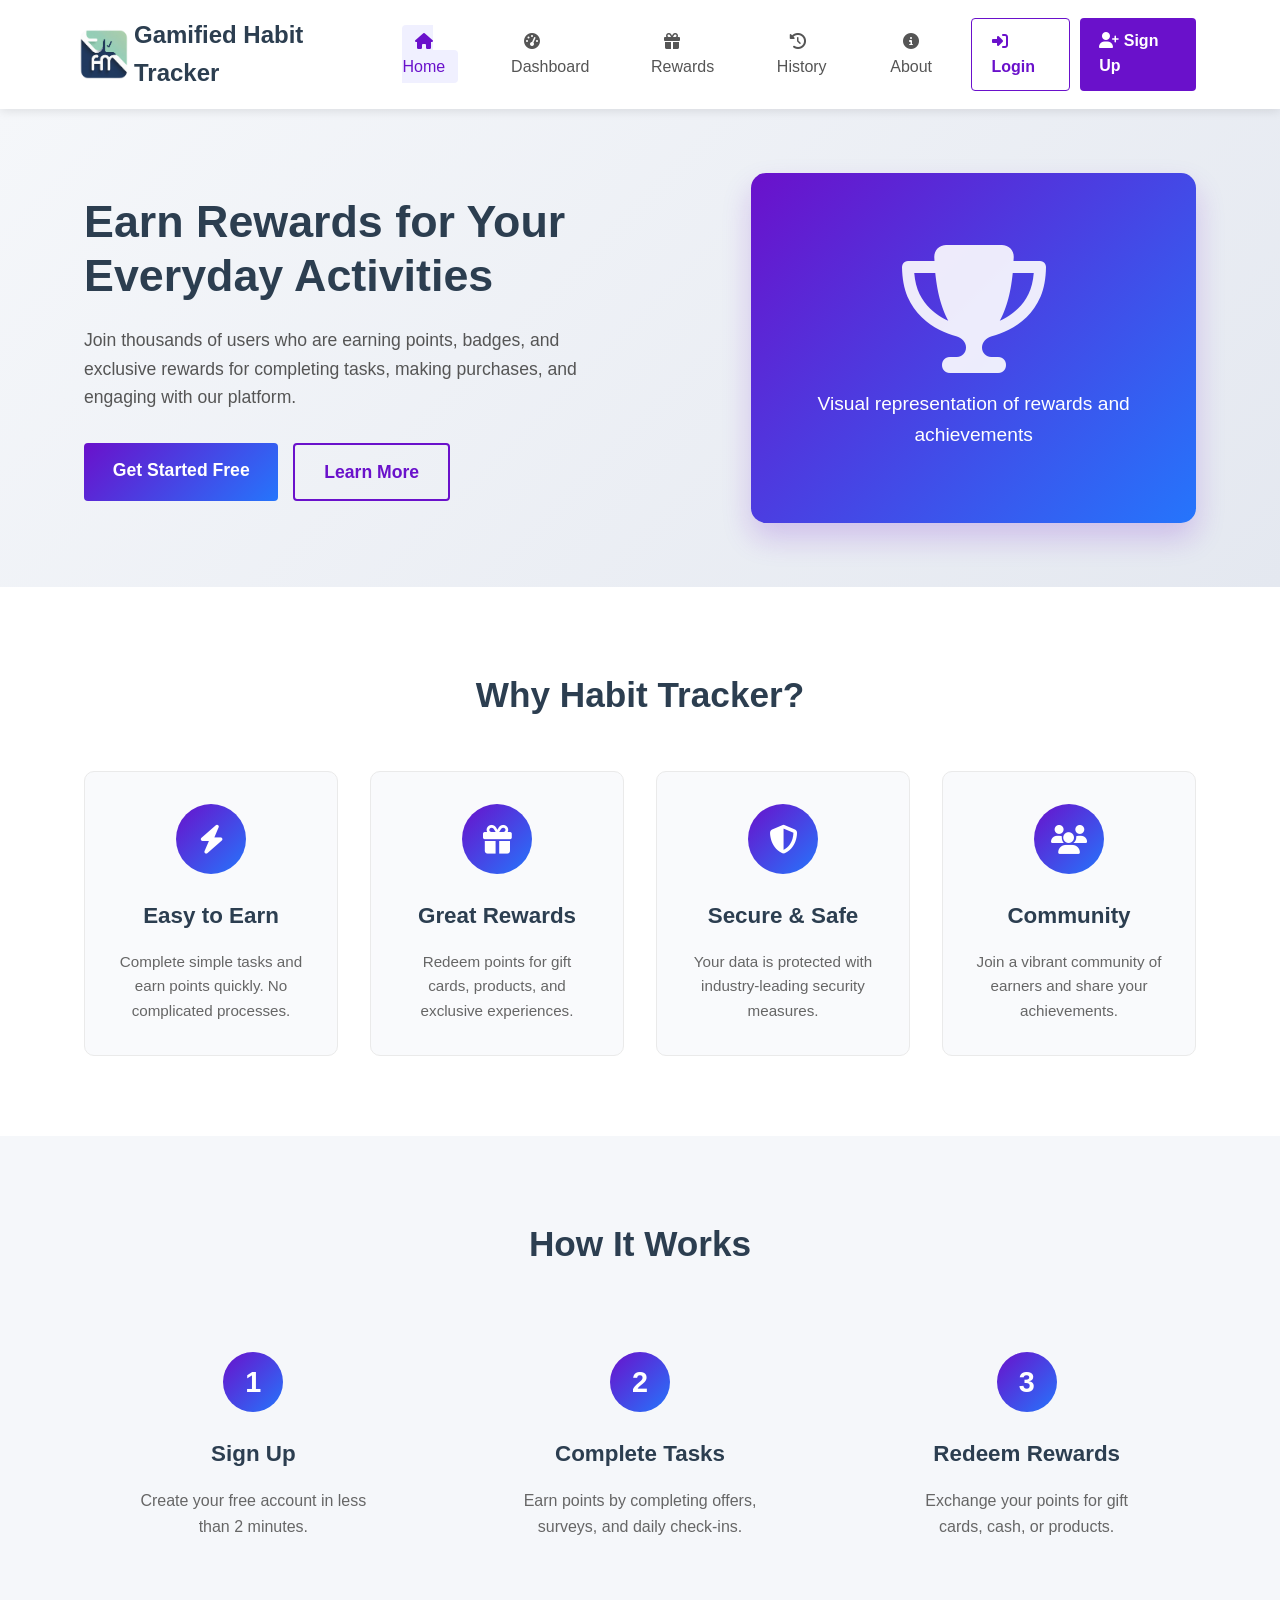
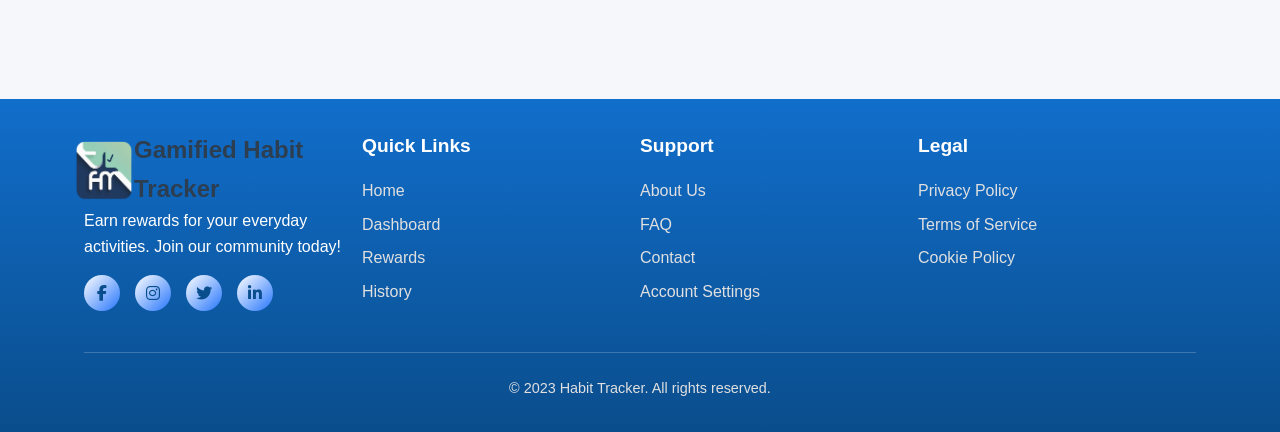
<file: index.html>
<!DOCTYPE html>
<html lang="en">
<head>
    <meta charset="UTF-8">
    <meta name="viewport" content="width=device-width, initial-scale=1.0">
    <title>Gamified Tracker - Home</title>
    <link rel="icon" href="logo of shafar.png" type="image/png">
    <link rel="stylesheet" href="css/style.css">
    <link rel="stylesheet" href="css/home.css">
    <link rel="stylesheet" href="https://cdnjs.cloudflare.com/ajax/libs/font-awesome/6.4.0/css/all.min.css">
</head>
<body>
    <!-- Header -->
    <header>
        <div class="container">
            <nav class="navbar">
                <a href="index.html" class="logo">
                    <div class="logo-icon"><img src="logo of shafar.png" alt="Logo" width="50px" height="50px"></div>
                    <div class="logo-text">Gamified Habit Tracker</div>
                </a>
                
                <ul class="nav-links">
                    <li><a href="index.html" class="active"><i class="fas fa-home"></i> Home</a></li>
                    <li><a href="dashboard.html"><i class="fas fa-tachometer-alt"></i> Dashboard</a></li>
                    <li><a href="reward.html"><i class="fas fa-gift"></i> Rewards</a></li>
                    <li><a href="history.html"><i class="fas fa-history"></i> History</a></li>
                    <li><a href="about.html"><i class="fas fa-info-circle"></i> About</a></li>
                </ul>
                
                <div class="auth-buttons">
                    <a href="login.html" class="btn btn-login"><i class="fas fa-sign-in-alt"></i> Login</a>
                    <a href="signup.html" class="btn btn-signup"><i class="fas fa-user-plus"></i> Sign Up</a>
                </div>
            </nav>
        </div>
    </header>

    <!-- Hero Section -->
    <section class="hero">
        <div class="container">
            <div class="hero-content">
                <div class="hero-text">
                    <h1>Earn Rewards for Your Everyday Activities</h1>
                    <p>Join thousands of users who are earning points, badges, and exclusive rewards for completing tasks, making purchases, and engaging with our platform.</p>
                    <div class="hero-buttons">
                        <a href="signup.html" class="btn btn-primary">Get Started Free</a>
                        <a href="about.html" class="btn btn-secondary">Learn More</a>
                    </div>
                </div>
                <div class="hero-image">
                    <div class="image-placeholder">
                        <i class="fas fa-trophy"></i>
                        <p>Visual representation of rewards and achievements</p>
                    </div>
                </div>
            </div>
        </div>
    </section>

    <!-- Features Section -->
    <section class="features">
        <div class="container">
            <h2 class="section-title">Why Habit Tracker?</h2>
            <div class="features-grid">
                <div class="feature-card">
                    <div class="feature-icon">
                        <i class="fas fa-bolt"></i>
                    </div>
                    <h3>Easy to Earn</h3>
                    <p>Complete simple tasks and earn points quickly. No complicated processes.</p>
                </div>
                <div class="feature-card">
                    <div class="feature-icon">
                        <i class="fas fa-gift"></i>
                    </div>
                    <h3>Great Rewards</h3>
                    <p>Redeem points for gift cards, products, and exclusive experiences.</p>
                </div>
                <div class="feature-card">
                    <div class="feature-icon">
                        <i class="fas fa-shield-alt"></i>
                    </div>
                    <h3>Secure & Safe</h3>
                    <p>Your data is protected with industry-leading security measures.</p>
                </div>
                <div class="feature-card">
                    <div class="feature-icon">
                        <i class="fas fa-users"></i>
                    </div>
                    <h3>Community</h3>
                    <p>Join a vibrant community of earners and share your achievements.</p>
                </div>
            </div>
        </div>
    </section>

    <!-- How It Works Section -->
    <section class="how-it-works">
        <div class="container">
            <h2 class="section-title">How It Works</h2>
            <div class="steps">
                <div class="step">
                    <div class="step-number">1</div>
                    <h3>Sign Up</h3>
                    <p>Create your free account in less than 2 minutes.</p>
                </div>
                <div class="step">
                    <div class="step-number">2</div>
                    <h3>Complete Tasks</h3>
                    <p>Earn points by completing offers, surveys, and daily check-ins.</p>
                </div>
                <div class="step">
                    <div class="step-number">3</div>
                    <h3>Redeem Rewards</h3>
                    <p>Exchange your points for gift cards, cash, or products.</p>
                </div>
            </div>
        </div>
    </section>

    <!-- Footer -->
    <footer>
        <div class="container">
            <div class="footer-content">
                <div class="footer-section">
                    <a href="index.html" class="logo">
                        <div class="logo-icon"><img src="logo of shafar.png" alt="Logo" width="60px" height="60px"></div>
                        <div class="logo-text">Gamified Habit Tracker</div>
                    </a>
                    <p>Earn rewards for your everyday activities. Join our community today!</p>
                    <div class="social-icons">
                        <a href="https://www.facebook.com/profile.php?id=61587729536393" class="social-icon"><i class="fab fa-facebook-f"></i></a>
                        <a href="https://www.instagram.com/shasx_hector/" class="social-icon"><i class="fab fa-instagram"></i></a>
                        <a href="#" class="social-icon"><i class="fab fa-twitter"></i></a>
                        <a href="https://www.linkedin.com/in/mohamed-shafar-s-0b8b9a386/" class="social-icon"><i class="fab fa-linkedin-in"></i></a>
                    </div>
                </div>
                <div class="footer-section">
                    <h3>Quick Links</h3>
                    <ul>
                        <li><a href="index.html">Home</a></li>
                        <li><a href="dashboard.html">Dashboard</a></li>
                        <li><a href="reward.html">Rewards</a></li>
                        <li><a href="history.html">History</a></li>
                    </ul>
                </div>
                <div class="footer-section">
                    <h3>Support</h3>
                    <ul>
                        <li><a href="about.html">About Us</a></li>
                        <li><a href="#">FAQ</a></li>
                        <li><a href="#">Contact</a></li>
                        <li><a href="settings.html">Account Settings</a></li>
                    </ul>
                </div>
                <div class="footer-section">
                    <h3>Legal</h3>
                    <ul>
                        <li><a href="#">Privacy Policy</a></li>
                        <li><a href="#">Terms of Service</a></li>
                        <li><a href="#">Cookie Policy</a></li>
                    </ul>
                </div>
            </div>
            <div class="footer-bottom">
                <p>&copy; 2023 Habit Tracker. All rights reserved.</p>
            </div>
        </div>
    </footer>

        <!-- Shared authentication script -->
    <script src="js/auth.js"></script>
    <!-- Home page specific script -->
    <script src="js/home.js"></script>
</body>
</html>
</body>
</html>
</file>
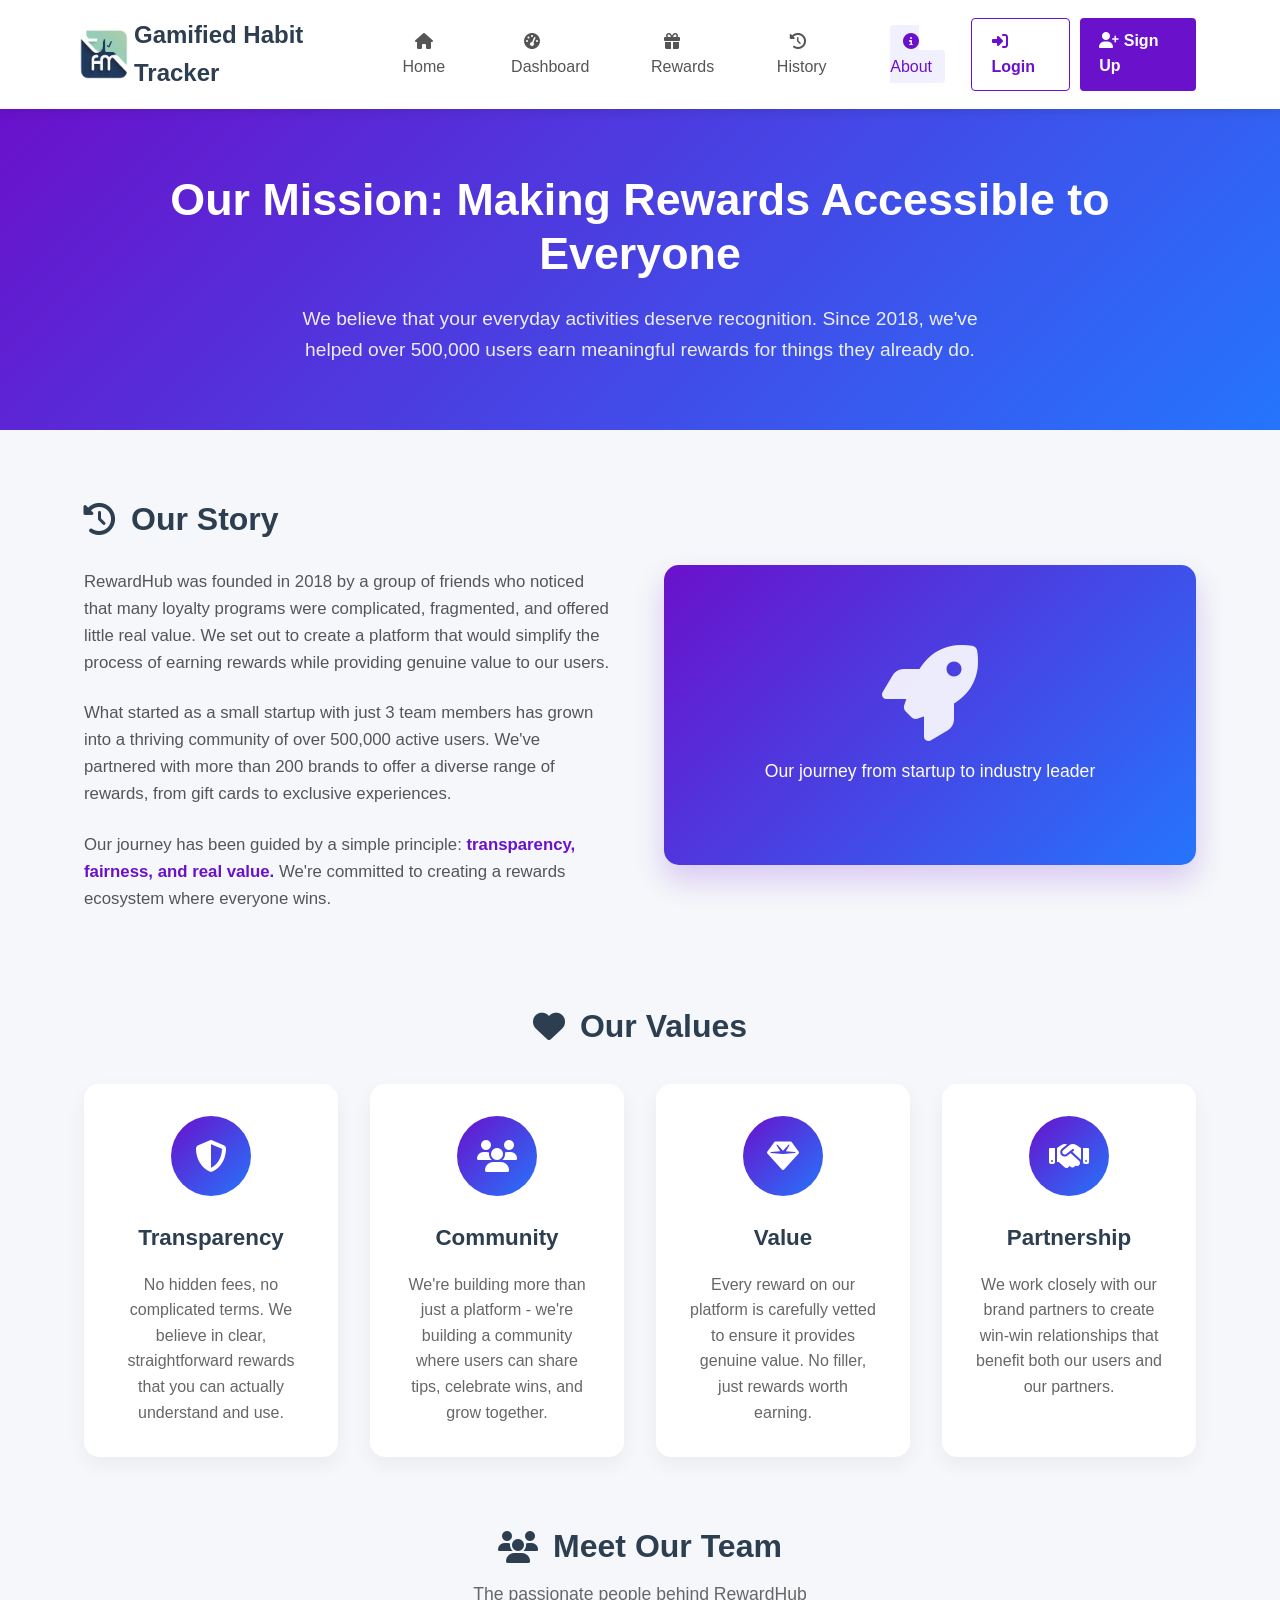
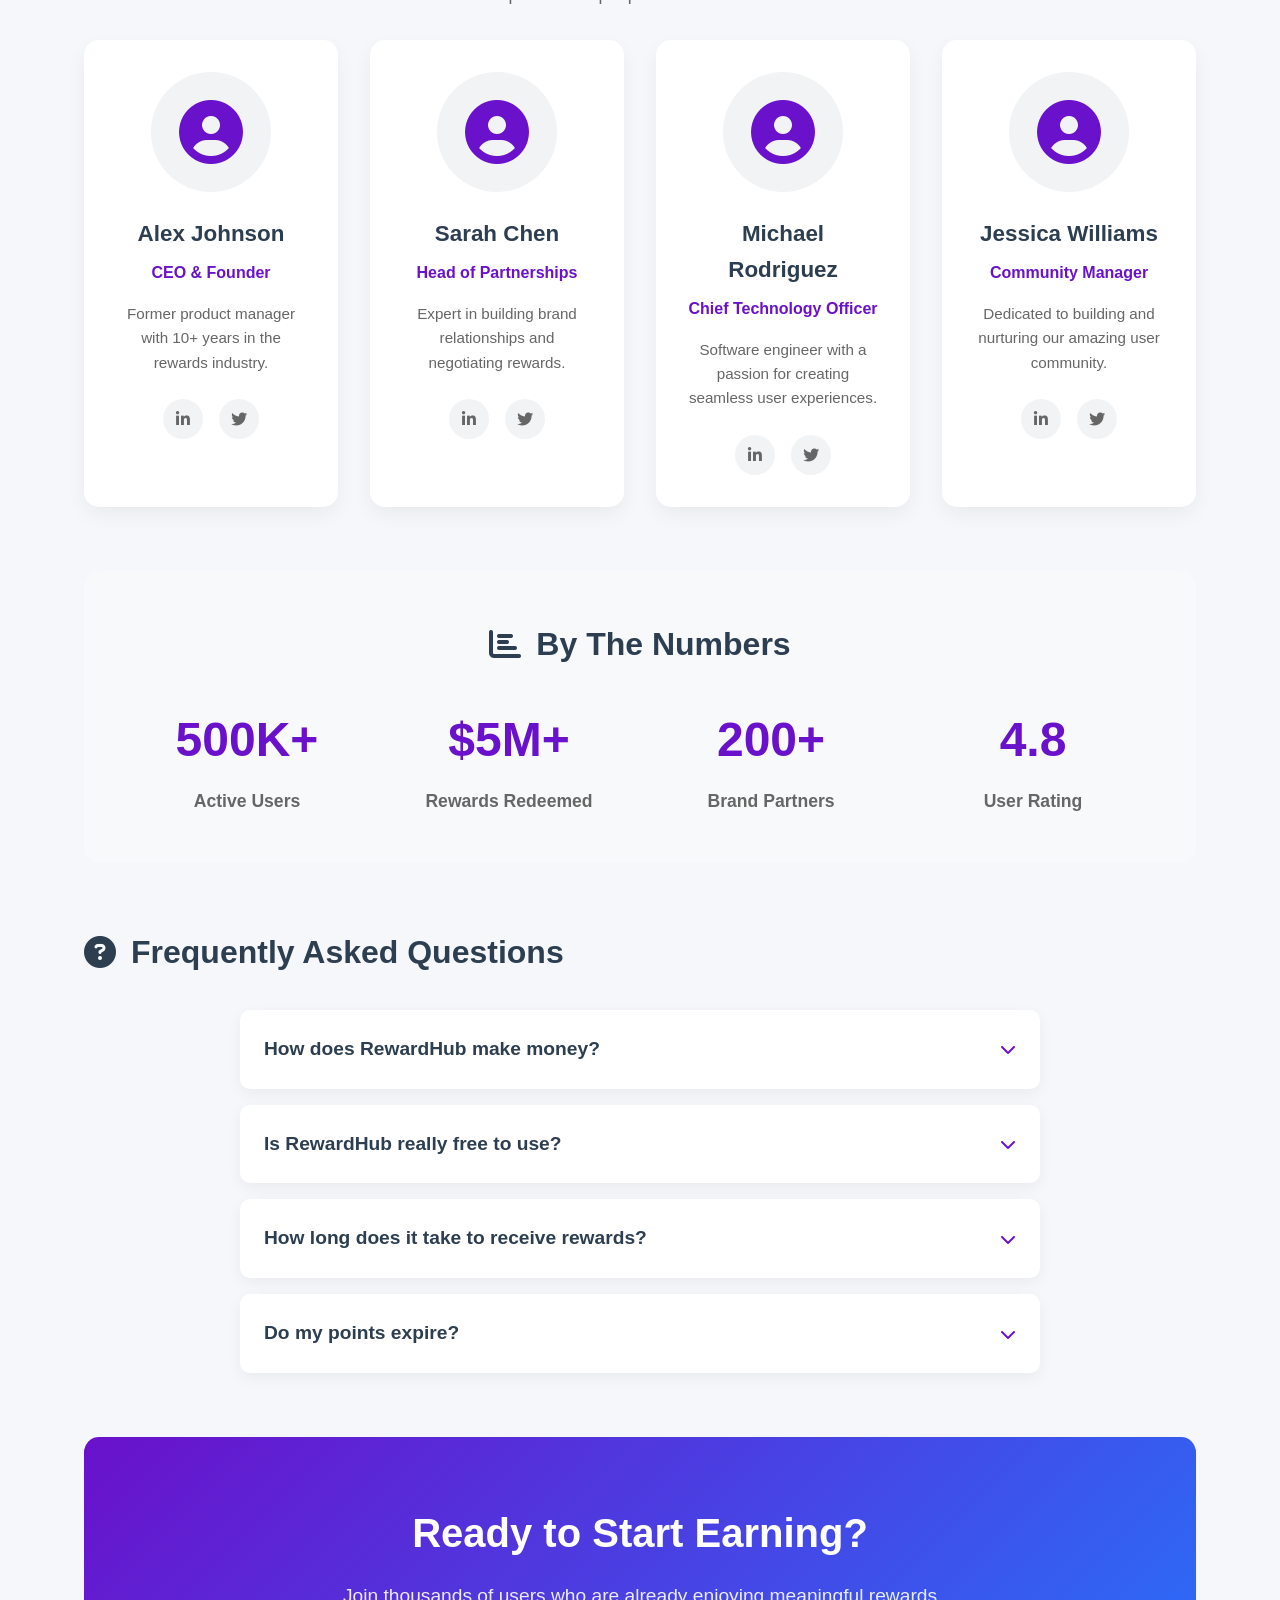
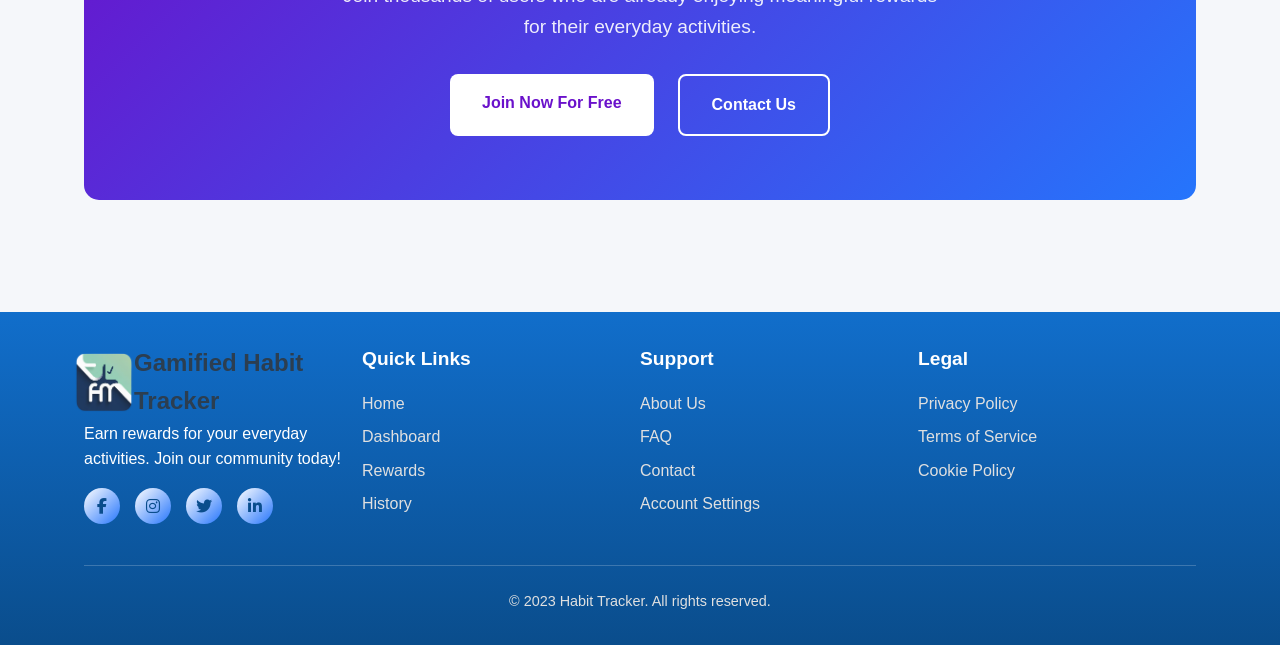
<file: about.html>
<!DOCTYPE html>
<html lang="en">
<head>
    <meta charset="UTF-8">
    <meta name="viewport" content="width=device-width, initial-scale=1.0">
    <title>Gamified Habit Tracker - About Us</title>
    <link rel="icon" href="logo of shafar.png" type="image/png">
    <link rel="stylesheet" href="css/style.css">
    <link rel="stylesheet" href="css/about.css">
    <link rel="stylesheet" href="https://cdnjs.cloudflare.com/ajax/libs/font-awesome/6.4.0/css/all.min.css">
</head>
<body>
    <!-- Header -->
    <header>
        <div class="container">
            <nav class="navbar">
                <a href="index.html" class="logo">
                    <div class="logo-icon"><img src="logo of shafar.png" alt="Logo" width="50px" height="50px"></div>
                    <div class="logo-text">Gamified Habit Tracker</div>
                </a>
                
                <ul class="nav-links">
                    <li><a href="index.html"><i class="fas fa-home"></i> Home</a></li>
                    <li><a href="dashboard.html"><i class="fas fa-tachometer-alt"></i> Dashboard</a></li>
                    <li><a href="reward.html"><i class="fas fa-gift"></i> Rewards</a></li>
                    <li><a href="history.html"><i class="fas fa-history"></i> History</a></li>
                    <li><a href="about.html" class="active"><i class="fas fa-info-circle"></i> About</a></li>
                </ul>
                
                <div class="auth-buttons">
                    <a href="login.html" class="btn btn-login"><i class="fas fa-sign-in-alt"></i> Login</a>
                    <a href="signup.html" class="btn btn-signup"><i class="fas fa-user-plus"></i> Sign Up</a>
                </div>
            </nav>
        </div>
    </header>

    <!-- About Hero Section -->
    <section class="about-hero">
        <div class="container">
            <div class="hero-content">
                <h1>Our Mission: Making Rewards Accessible to Everyone</h1>
                <p>We believe that your everyday activities deserve recognition. Since 2018, we've helped over 500,000 users earn meaningful rewards for things they already do.</p>
            </div>
        </div>
    </section>

    <!-- About Content -->
    <section class="about-content">
        <div class="container">
            <!-- Our Story -->
            <div class="about-section">
                <div class="about-text">
                    <h2><i class="fas fa-history"></i> Our Story</h2>
                    <p>RewardHub was founded in 2018 by a group of friends who noticed that many loyalty programs were complicated, fragmented, and offered little real value. We set out to create a platform that would simplify the process of earning rewards while providing genuine value to our users.</p>
                    <p>What started as a small startup with just 3 team members has grown into a thriving community of over 500,000 active users. We've partnered with more than 200 brands to offer a diverse range of rewards, from gift cards to exclusive experiences.</p>
                    <p>Our journey has been guided by a simple principle: <strong>transparency, fairness, and real value.</strong> We're committed to creating a rewards ecosystem where everyone wins.</p>
                </div>
                <div class="about-image">
                    <div class="image-placeholder">
                        <i class="fas fa-rocket"></i>
                        <p>Our journey from startup to industry leader</p>
                    </div>
                </div>
            </div>
            
            <!-- Our Values -->
            <div class="values-section">
                <h2><i class="fas fa-heart"></i> Our Values</h2>
                <div class="values-grid">
                    <div class="value-card">
                        <div class="value-icon">
                            <i class="fas fa-shield-alt"></i>
                        </div>
                        <h3>Transparency</h3>
                        <p>No hidden fees, no complicated terms. We believe in clear, straightforward rewards that you can actually understand and use.</p>
                    </div>
                    <div class="value-card">
                        <div class="value-icon">
                            <i class="fas fa-users"></i>
                        </div>
                        <h3>Community</h3>
                        <p>We're building more than just a platform - we're building a community where users can share tips, celebrate wins, and grow together.</p>
                    </div>
                    <div class="value-card">
                        <div class="value-icon">
                            <i class="fas fa-gem"></i>
                        </div>
                        <h3>Value</h3>
                        <p>Every reward on our platform is carefully vetted to ensure it provides genuine value. No filler, just rewards worth earning.</p>
                    </div>
                    <div class="value-card">
                        <div class="value-icon">
                            <i class="fas fa-handshake"></i>
                        </div>
                        <h3>Partnership</h3>
                        <p>We work closely with our brand partners to create win-win relationships that benefit both our users and our partners.</p>
                    </div>
                </div>
            </div>
            
            <!-- Team Section -->
            <div class="team-section">
                <h2><i class="fas fa-users"></i> Meet Our Team</h2>
                <p class="section-subtitle">The passionate people behind RewardHub</p>
                <div class="team-grid">
                    <div class="team-member">
                        <div class="member-avatar">
                            <i class="fas fa-user-circle"></i>
                        </div>
                        <h3>Alex Johnson</h3>
                        <p class="member-role">CEO & Founder</p>
                        <p class="member-bio">Former product manager with 10+ years in the rewards industry.</p>
                        <div class="member-social">
                            <a href="#"><i class="fab fa-linkedin-in"></i></a>
                            <a href="#"><i class="fab fa-twitter"></i></a>
                        </div>
                    </div>
                    <div class="team-member">
                        <div class="member-avatar">
                            <i class="fas fa-user-circle"></i>
                        </div>
                        <h3>Sarah Chen</h3>
                        <p class="member-role">Head of Partnerships</p>
                        <p class="member-bio">Expert in building brand relationships and negotiating rewards.</p>
                        <div class="member-social">
                            <a href="#"><i class="fab fa-linkedin-in"></i></a>
                            <a href="#"><i class="fab fa-twitter"></i></a>
                        </div>
                    </div>
                    <div class="team-member">
                        <div class="member-avatar">
                            <i class="fas fa-user-circle"></i>
                        </div>
                        <h3>Michael Rodriguez</h3>
                        <p class="member-role">Chief Technology Officer</p>
                        <p class="member-bio">Software engineer with a passion for creating seamless user experiences.</p>
                        <div class="member-social">
                            <a href="#"><i class="fab fa-linkedin-in"></i></a>
                            <a href="#"><i class="fab fa-twitter"></i></a>
                        </div>
                    </div>
                    <div class="team-member">
                        <div class="member-avatar">
                            <i class="fas fa-user-circle"></i>
                        </div>
                        <h3>Jessica Williams</h3>
                        <p class="member-role">Community Manager</p>
                        <p class="member-bio">Dedicated to building and nurturing our amazing user community.</p>
                        <div class="member-social">
                            <a href="#"><i class="fab fa-linkedin-in"></i></a>
                            <a href="#"><i class="fab fa-twitter"></i></a>
                        </div>
                    </div>
                </div>
            </div>
            
            <!-- Stats Section -->
            <div class="stats-section">
                <h2><i class="fas fa-chart-bar"></i> By The Numbers</h2>
                <div class="stats-grid">
                    <div class="stat-item">
                        <div class="stat-number">500K+</div>
                        <div class="stat-label">Active Users</div>
                    </div>
                    <div class="stat-item">
                        <div class="stat-number">$5M+</div>
                        <div class="stat-label">Rewards Redeemed</div>
                    </div>
                    <div class="stat-item">
                        <div class="stat-number">200+</div>
                        <div class="stat-label">Brand Partners</div>
                    </div>
                    <div class="stat-item">
                        <div class="stat-number">4.8</div>
                        <div class="stat-label">User Rating</div>
                    </div>
                </div>
            </div>
            
            <!-- FAQ Section -->
            <div class="faq-section">
                <h2><i class="fas fa-question-circle"></i> Frequently Asked Questions</h2>
                <div class="faq-list">
                    <div class="faq-item">
                        <div class="faq-question">
                            <h3>How does RewardHub make money?</h3>
                            <i class="fas fa-chevron-down"></i>
                        </div>
                        <div class="faq-answer">
                            <p>We earn commissions from our brand partners when users complete offers or make purchases through our platform. This allows us to offer rewards to our users at no cost to them.</p>
                        </div>
                    </div>
                    <div class="faq-item">
                        <div class="faq-question">
                            <h3>Is RewardHub really free to use?</h3>
                            <i class="fas fa-chevron-down"></i>
                        </div>
                        <div class="faq-answer">
                            <p>Yes, absolutely! There are no hidden fees or subscription costs. You earn points by completing tasks, and you can redeem those points for rewards at no cost.</p>
                        </div>
                    </div>
                    <div class="faq-item">
                        <div class="faq-question">
                            <h3>How long does it take to receive rewards?</h3>
                            <i class="fas fa-chevron-down"></i>
                        </div>
                        <div class="faq-answer">
                            <p>Digital rewards (like gift cards) are typically delivered within 24 hours. Physical rewards may take 7-14 business days for processing and shipping.</p>
                        </div>
                    </div>
                    <div class="faq-item">
                        <div class="faq-question">
                            <h3>Do my points expire?</h3>
                            <i class="fas fa-chevron-down"></i>
                        </div>
                        <div class="faq-answer">
                            <p>Points expire after 12 months of inactivity. As long as you're earning or redeeming points at least once a year, your points will remain active.</p>
                        </div>
                    </div>
                </div>
            </div>
            
            <!-- CTA Section -->
            <div class="cta-section">
                <h2>Ready to Start Earning?</h2>
                <p>Join thousands of users who are already enjoying meaningful rewards for their everyday activities.</p>
                <div class="cta-buttons">
                    <a href="signup.html" class="btn btn-primary">Join Now For Free</a>
                    <a href="about.html" class="btn btn-secondary">Contact Us</a>
                </div>
            </div>
        </div>
    </section>

    <!-- Footer -->
    <footer>
        <div class="container">
            <div class="footer-content">
                <div class="footer-section">
                    <a href="index.html" class="logo">
                        <div class="logo-icon"><img src="logo of shafar.png" alt="Logo" width="60px" height="60px"></div>
                        <div class="logo-text">Gamified Habit Tracker</div>
                    </a>
                    <p>Earn rewards for your everyday activities. Join our community today!</p>
                    <div class="social-icons">
                        <a href="https://www.facebook.com/profile.php?id=61587729536393" class="social-icon"><i class="fab fa-facebook-f"></i></a>
                        <a href="https://www.instagram.com/shasx_hector/" class="social-icon"><i class="fab fa-instagram"></i></a>
                        <a href="#" class="social-icon"><i class="fab fa-twitter"></i></a>
                        <a href="https://www.linkedin.com/in/mohamed-shafar-s-0b8b9a386/" class="social-icon"><i class="fab fa-linkedin-in"></i></a>
                    </div>
                </div>
                <div class="footer-section">
                    <h3>Quick Links</h3>
                    <ul>
                        <li><a href="index.html">Home</a></li>
                        <li><a href="dashboard.html">Dashboard</a></li>
                        <li><a href="reward.html">Rewards</a></li>
                        <li><a href="history.html">History</a></li>
                    </ul>
                </div>
                <div class="footer-section">
                    <h3>Support</h3>
                    <ul>
                        <li><a href="about.html">About Us</a></li>
                        <li><a href="#">FAQ</a></li>
                        <li><a href="#">Contact</a></li>
                        <li><a href="settings.html">Account Settings</a></li>
                    </ul>
                </div>
                <div class="footer-section">
                    <h3>Legal</h3>
                    <ul>
                        <li><a href="#">Privacy Policy</a></li>
                        <li><a href="#">Terms of Service</a></li>
                        <li><a href="#">Cookie Policy</a></li>
                    </ul>
                </div>
            </div>
            <div class="footer-bottom">
                <p>&copy; 2023 Habit Tracker. All rights reserved.</p>
            </div>
        </div>
    </footer>
    <script src="js/about.js"></script>
</body>
</html>
</file>
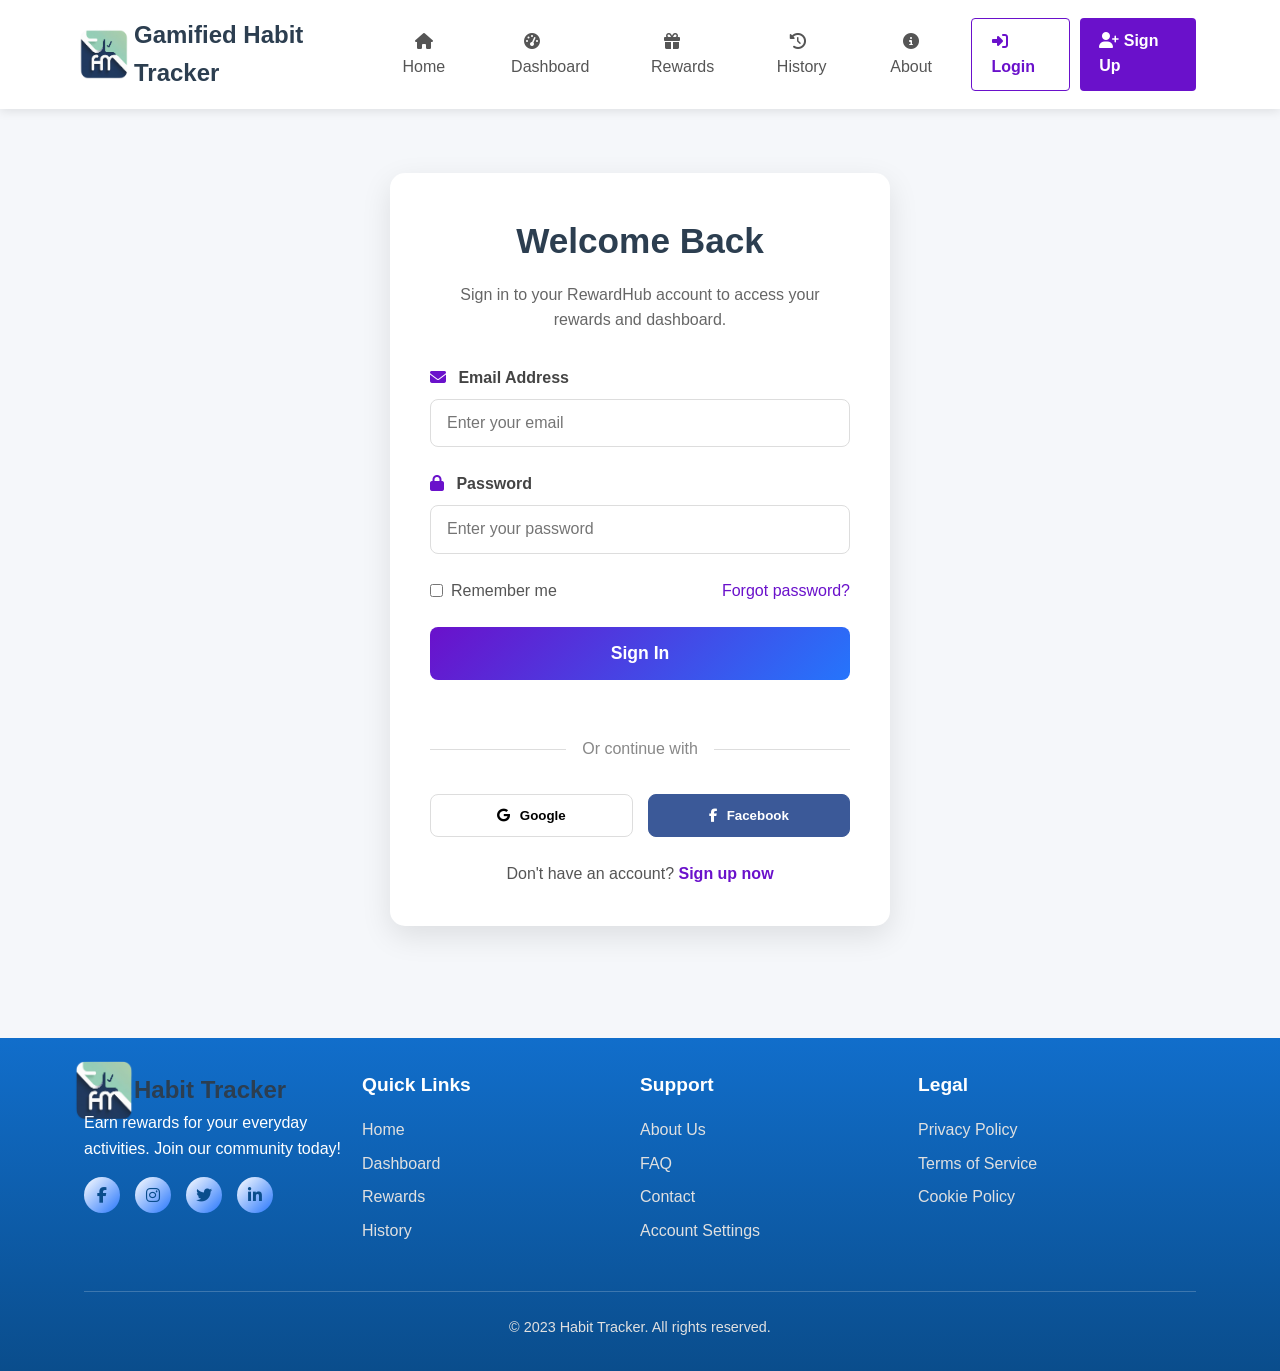
<file: dashboard.html>
<!DOCTYPE html>
<html lang="en">

<head>
    <meta charset="UTF-8">
    <meta name="viewport" content="width=device-width, initial-scale=1.0">
    <title>Gamified Habit Tracker - Dashboard</title>
    <link rel="icon" href="logo of shafar.png" type="image/png">
    <link rel="stylesheet" href="css/style.css">
    <link rel="stylesheet" href="css/dashboard.css">
    <link rel="stylesheet" href="https://cdnjs.cloudflare.com/ajax/libs/font-awesome/6.4.0/css/all.min.css">
</head>

<body>
    <!-- Header -->
    <header>
        <div class="container">
            <nav class="navbar">
                <a href="index.html" class="logo">
                    <div class="logo-icon"><img src="logo of shafar.png" alt="Logo" width="50px" height="50px"></div>
                    <div class="logo-text">Gamified Habit Tracker</div>
                </a>

                <ul class="nav-links">
                    <li><a href="index.html"><i class="fas fa-home"></i> Home</a></li>
                    <li><a href="dashboard.html" class="active"><i class="fas fa-tachometer-alt"></i> Dashboard</a></li>
                    <li><a href="reward.html"><i class="fas fa-gift"></i> Rewards</a></li>
                    <li><a href="history.html"><i class="fas fa-history"></i> History</a></li>
                    <li><a href="about.html"><i class="fas fa-info-circle"></i> About</a></li>
                </ul>

                <div class="user-menu">
                    <div class="user-avatar">
                        <i class="fas fa-user-circle"></i>
                    </div>
                    <div class="user-dropdown">
                        <span class="user-name">Shafar S</span>
                        <i class="fas fa-chevron-down"></i>
                        <div class="dropdown-content">
                            <a href="dashboard.html"><i class="fas fa-tachometer-alt"></i> Dashboard</a>
                            <a href="settings.html"><i class="fas fa-cog"></i> Settings</a>
                            <a href="history.html"><i class="fas fa-history"></i> History</a>
                            <div class="divider"></div>
                            <a href="index.html"><i class="fas fa-sign-out-alt"></i> Logout</a>
                        </div>
                    </div>
                </div>
            </nav>
        </div>
    </header>

    <!-- Dashboard Section -->
    <section class="dashboard-section">
        <div class="container">
            <div class="dashboard-header">
                <h1>My Dashboard</h1>
                <p>Welcome back, Shafar S! Here's your reward summary and activity.</p>
            </div>

            <div class="dashboard-grid">
                <!-- Stats Cards -->
                <div class="stats-card total-points">
                    <div class="stats-icon">
                        <i class="fas fa-coins"></i>
                    </div>
                    <div class="stats-content">
                        <h3>Total Points</h3>
                        <p class="stats-value">12,850</p>
                        <p class="stats-change"><i class="fas fa-arrow-up"></i> 450 this week</p>
                    </div>
                </div>

                <div class="stats-card available-rewards">
                    <div class="stats-icon">
                        <i class="fas fa-gift"></i>
                    </div>
                    <div class="stats-content">
                        <h3>Available Rewards</h3>
                        <p class="stats-value">8</p>
                        <p class="stats-change"><a href="reward.html">View all rewards</a></p>
                    </div>
                </div>

                <div class="stats-card level">
                    <div class="stats-icon">
                        <i class="fas fa-trophy"></i>
                    </div>
                    <div class="stats-content">
                        <h3>Current Level</h3>
                        <p class="stats-value">Gold Member</p>
                        <p class="stats-change">150 points to Platinum</p>
                    </div>
                </div>

                <div class="stats-card streak">
                    <div class="stats-icon">
                        <i class="fas fa-fire"></i>
                    </div>
                    <div class="stats-content">
                        <h3>Login Streak</h3>
                        <p class="stats-value">24 Days</p>
                        <p class="stats-change">Keep it up!</p>
                    </div>
                </div>

                <!-- Quick Actions -->
                <div class="quick-actions card">
                    <h3><i class="fas fa-bolt"></i> Quick Actions</h3>
                    <div class="actions-grid">
                        <a href="#" class="action-item">
                            <div class="action-icon">
                                <i class="fas fa-check-circle"></i>
                            </div>
                            <span>Daily Check-in</span>
                        </a>
                        <a href="#" class="action-item">
                            <div class="action-icon">
                                <i class="fas fa-clipboard-list"></i>
                            </div>
                            <span>Complete Survey</span>
                        </a>
                        <a href="reward.html" class="action-item">
                            <div class="action-icon">
                                <i class="fas fa-gift"></i>
                            </div>
                            <span>Redeem Rewards</span>
                        </a>
                        <a href="#" class="action-item">
                            <div class="action-icon">
                                <i class="fas fa-share-alt"></i>
                            </div>
                            <span>Refer Friends</span>
                        </a>
                    </div>
                </div>

                <!-- Recent Activity -->
                <div class="recent-activity card">
                    <h3><i class="fas fa-history"></i> Recent Activity</h3>
                    <div class="activity-list">
                        <div class="activity-item">
                            <div class="activity-icon success">
                                <i class="fas fa-coins"></i>
                            </div>
                            <div class="activity-details">
                                <h4>Survey Completed</h4>
                                <p>Just now • +50 points</p>
                            </div>
                        </div>
                        <div class="activity-item">
                            <div class="activity-icon success">
                                <i class="fas fa-check-circle"></i>
                            </div>
                            <div class="activity-details">
                                <h4>Daily Check-in</h4>
                                <p>Today at 9:30 AM • +10 points</p>
                            </div>
                        </div>
                        <div class="activity-item">
                            <div class="activity-icon reward">
                                <i class="fas fa-gift"></i>
                            </div>
                            <div class="activity-details">
                                <h4>Reward Redeemed</h4>
                                <p>Yesterday • $10 Amazon Gift Card</p>
                            </div>
                        </div>
                        <div class="activity-item">
                            <div class="activity-icon success">
                                <i class="fas fa-user-plus"></i>
                            </div>
                            <div class="activity-details">
                                <h4>Friend Referral</h4>
                                <p>2 days ago • +200 points</p>
                            </div>
                        </div>
                    </div>
                    <a href="history.html" class="view-all">View All Activity</a>
                </div>

                <!-- Progress to Next Level -->
                <div class="level-progress card">
                    <h3><i class="fas fa-chart-line"></i> Progress to Next Level</h3>
                    <div class="progress-container">
                        <div class="progress-labels">
                            <span>Gold Member</span>
                            <span>Platinum Member</span>
                        </div>
                        <div class="progress-bar">
                            <div class="progress-fill" style="width: 85%"></div>
                        </div>
                        <div class="progress-text">
                            <p>You need 150 more points to reach Platinum level.</p>
                        </div>
                    </div>
                    <div class="level-benefits">
                        <h4>Platinum Benefits:</h4>
                        <ul>
                            <li><i class="fas fa-check"></i> 2x points on all activities</li>
                            <li><i class="fas fa-check"></i> Exclusive rewards</li>
                            <li><i class="fas fa-check"></i> Priority support</li>
                        </ul>
                    </div>
                </div>

                <!-- Available Rewards -->
                <div class="available-rewards card">
                    <h3><i class="fas fa-gift"></i> Available Rewards</h3>
                    <div class="rewards-grid">
                        <div class="reward-item">
                            <div class="reward-icon">
                                <i class="fab fa-amazon"></i>
                            </div>
                            <div class="reward-details">
                                <h4>$10 Amazon Gift Card</h4>
                                <p class="reward-points">1,000 points</p>
                            </div>
                            <button class="btn-redeem">Redeem</button>
                        </div>
                        <div class="reward-item">
                            <div class="reward-icon">
                                <i class="fas fa-coffee"></i>
                            </div>
                            <div class="reward-details">
                                <h4>Starbucks $5 Card</h4>
                                <p class="reward-points">500 points</p>
                            </div>
                            <button class="btn-redeem">Redeem</button>
                        </div>
                    </div>
                    <a href="reward.html" class="view-all">View All Rewards</a>
                </div>
            </div>
        </div>
    </section>


    <!-- Footer -->
    <footer>
        <div class="container">
            <div class="footer-content">
                <div class="footer-section">
                    <a href="index.html" class="logo">
                        <div class="logo-icon"><img src="logo of shafar.png" alt="Logo" width="60px" height="60px">
                        </div>
                        <div class="logo-text">Gamified Habit Tracker</div>
                    </a>
                    <p>Earn rewards for your everyday activities. Join our community today!</p>
                    <div class="social-icons">
                        <a href="https://www.facebook.com/profile.php?id=61587729536393" class="social-icon"><i
                                class="fab fa-facebook-f"></i></a>
                        <a href="https://www.instagram.com/shasx_hector/" class="social-icon"><i
                                class="fab fa-instagram"></i></a>
                        <a href="#" class="social-icon"><i class="fab fa-twitter"></i></a>
                        <a href="https://www.linkedin.com/in/mohamed-shafar-s-0b8b9a386/" class="social-icon"><i
                                class="fab fa-linkedin-in"></i></a>
                    </div>
                </div>
                <div class="footer-section">
                    <h3>Quick Links</h3>
                    <ul>
                        <li><a href="index.html">Home</a></li>
                        <li><a href="dashboard.html">Dashboard</a></li>
                        <li><a href="reward.html">Rewards</a></li>
                        <li><a href="history.html">History</a></li>
                    </ul>
                </div>
                <div class="footer-section">
                    <h3>Support</h3>
                    <ul>
                        <li><a href="about.html">About Us</a></li>
                        <li><a href="#">FAQ</a></li>
                        <li><a href="#">Contact</a></li>
                        <li><a href="settings.html">Account Settings</a></li>
                    </ul>
                </div>
                <div class="footer-section">
                    <h3>Legal</h3>
                    <ul>
                        <li><a href="#">Privacy Policy</a></li>
                        <li><a href="#">Terms of Service</a></li>
                        <li><a href="#">Cookie Policy</a></li>
                    </ul>
                </div>
            </div>
            <div class="footer-bottom">
                <p>&copy; 2023 Habit Tracker. All rights reserved.</p>
            </div>
        </div>
    </footer>



    <!-- Shared authentication script -->
    <script src="js/auth.js"></script>
    <!-- Dashboard specific script -->
    <script src="js/dashboard.js"></script>
</body>

</html>
</file>
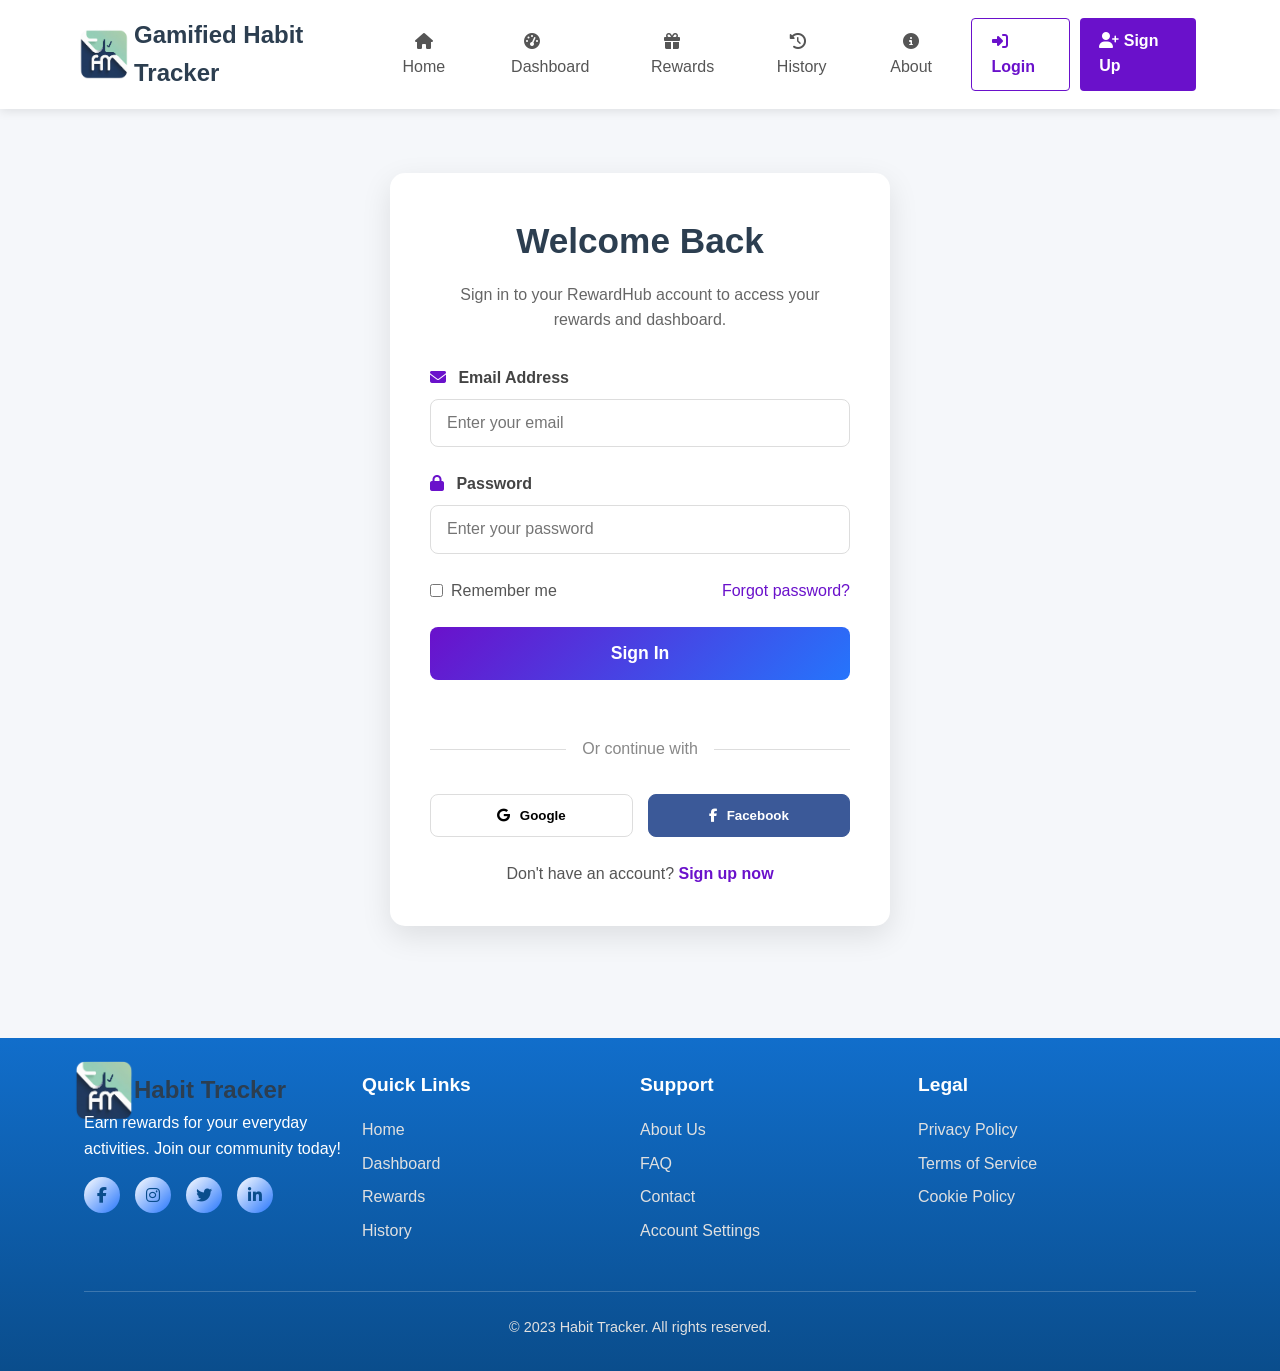
<file: history.html>
<!DOCTYPE html>
<html lang="en">
<head>
    <meta charset="UTF-8">
    <meta name="viewport" content="width=device-width, initial-scale=1.0">
    <title>Gamified Habit Tracker - History</title>
    <link rel="icon" href="logo of shafar.png" type="image/png">
    <link rel="stylesheet" href="css/style.css">
    <link rel="stylesheet" href="css/history.css">
    <link rel="stylesheet" href="https://cdnjs.cloudflare.com/ajax/libs/font-awesome/6.4.0/css/all.min.css">
</head>
<body>
    <!-- Header -->
    <header>
        <div class="container">
            <nav class="navbar">
                <a href="index.html" class="logo">
                    <div class="logo-icon"><img src="logo of shafar.png" alt="Logo" width="50px" height="50px"></div>
                    <div class="logo-text">Gamified Habit Tracker</div>
                </a>
                
                <ul class="nav-links">
                    <li><a href="index.html"><i class="fas fa-home"></i> Home</a></li>
                    <li><a href="dashboard.html"><i class="fas fa-tachometer-alt"></i> Dashboard</a></li>
                    <li><a href="reward.html"><i class="fas fa-gift"></i> Rewards</a></li>
                    <li><a href="history.html" class="active"><i class="fas fa-history"></i> History</a></li>
                    <li><a href="about.html"><i class="fas fa-info-circle"></i> About</a></li>
                </ul>
                
                <div class="user-menu">
                    <div class="user-avatar">
                        <i class="fas fa-user-circle"></i>
                    </div>
                    <div class="user-dropdown">
                        <span class="user-name">Shafar S</span>
                        <i class="fas fa-chevron-down"></i>
                        <div class="dropdown-content">
                            <a href="dashboard.html"><i class="fas fa-tachometer-alt"></i> Dashboard</a>
                            <a href="settings.html"><i class="fas fa-cog"></i> Settings</a>
                            <a href="history.html"><i class="fas fa-history"></i> History</a>
                            <div class="divider"></div>
                            <a href="index.html"><i class="fas fa-sign-out-alt"></i> Logout</a>
                        </div>
                    </div>
                </div>
            </nav>
        </div>
    </header>

    <!-- History Section -->
    <section class="history-section">
        <div class="container">
            <div class="history-header">
                <h1><i class="fas fa-history"></i> Activity History</h1>
                <p>Track your points, rewards, and activities history.</p>
                
                <div class="history-summary">
                    <div class="summary-card">
                        <h3>Total Points Earned</h3>
                        <p class="summary-value">24,500</p>
                    </div>
                    <div class="summary-card">
                        <h3>Total Points Redeemed</h3>
                        <p class="summary-value">11,650</p>
                    </div>
                    <div class="summary-card">
                        <h3>Rewards Claimed</h3>
                        <p class="summary-value">14</p>
                    </div>
                </div>
            </div>
            
            <!-- Filters -->
            <div class="history-filters">
                <div class="filter-group">
                    <label for="time-filter"><i class="fas fa-calendar-alt"></i> Time Period:</label>
                    <select id="time-filter">
                        <option value="all">All Time</option>
                        <option value="month">This Month</option>
                        <option value="week">This Week</option>
                        <option value="today">Today</option>
                    </select>
                </div>
                
                <div class="filter-group">
                    <label for="type-filter"><i class="fas fa-filter"></i> Activity Type:</label>
                    <select id="type-filter">
                        <option value="all">All Activities</option>
                        <option value="earned">Points Earned</option>
                        <option value="redeemed">Rewards Redeemed</option>
                        <option value="bonus">Bonuses</option>
                    </select>
                </div>
                
                <button class="btn-export">
                    <i class="fas fa-download"></i> Export History
                </button>
            </div>
            
            <!-- History Timeline -->
            <div class="history-timeline">
                <h2><i class="fas fa-stream"></i> Recent Activity Timeline</h2>
                
                <div class="timeline">
                    <!-- Today -->
                    <div class="timeline-date">
                        <h3>Today</h3>
                    </div>
                    
                    <div class="timeline-item earned">
                        <div class="timeline-icon">
                            <i class="fas fa-coins"></i>
                        </div>
                        <div class="timeline-content">
                            <h4>Survey Completed: Tech Preferences</h4>
                            <p class="timeline-time">2:45 PM</p>
                            <p class="timeline-description">Completed a 15-minute survey about technology usage patterns.</p>
                            <div class="timeline-points">
                                <span class="points-earned">+50 points</span>
                            </div>
                        </div>
                    </div>
                    
                    <div class="timeline-item earned">
                        <div class="timeline-icon">
                            <i class="fas fa-check-circle"></i>
                        </div>
                        <div class="timeline-content">
                            <h4>Daily Check-in</h4>
                            <p class="timeline-time">9:30 AM</p>
                            <p class="timeline-description">Checked in for the 24th consecutive day.</p>
                            <div class="timeline-points">
                                <span class="points-earned">+25 points</span>
                                <span class="streak-badge">24 Day Streak</span>
                            </div>
                        </div>
                    </div>
                    
                    <!-- Yesterday -->
                    <div class="timeline-date">
                        <h3>Yesterday</h3>
                    </div>
                    
                    <div class="timeline-item redeemed">
                        <div class="timeline-icon">
                            <i class="fas fa-gift"></i>
                        </div>
                        <div class="timeline-content">
                            <h4>Reward Redeemed: $10 Amazon Gift Card</h4>
                            <p class="timeline-time">5:20 PM</p>
                            <p class="timeline-description">Successfully redeemed 1,000 points for a $10 Amazon gift card.</p>
                            <div class="timeline-points">
                                <span class="points-redeemed">-1,000 points</span>
                                <span class="status processing">Processing</span>
                            </div>
                        </div>
                    </div>
                    
                    <div class="timeline-item earned">
                        <div class="timeline-icon">
                            <i class="fas fa-user-plus"></i>
                        </div>
                        <div class="timeline-content">
                            <h4>Friend Referral Bonus</h4>
                            <p class="timeline-time">3:15 PM</p>
                            <p class="timeline-description">Your friend Sarah signed up using your referral code.</p>
                            <div class="timeline-points">
                                <span class="points-earned">+500 points</span>
                            </div>
                        </div>
                    </div>
                    
                    <!-- This Week -->
                    <div class="timeline-date">
                        <h3>This Week</h3>
                    </div>
                    
                    <div class="timeline-item bonus">
                        <div class="timeline-icon">
                            <i class="fas fa-star"></i>
                        </div>
                        <div class="timeline-content">
                            <h4>Weekly Bonus</h4>
                            <p class="timeline-time">Monday, 10:00 AM</p>
                            <p class="timeline-description">Weekly activity bonus for completing 5+ tasks last week.</p>
                            <div class="timeline-points">
                                <span class="points-earned">+100 points</span>
                            </div>
                        </div>
                    </div>
                    
                    <div class="timeline-item earned">
                        <div class="timeline-icon">
                            <i class="fas fa-shopping-cart"></i>
                        </div>
                        <div class="timeline-content">
                            <h4>Partner Purchase: Walmart</h4>
                            <p class="timeline-time">Sunday, 2:30 PM</p>
                            <p class="timeline-description">Earned points for shopping at Walmart through our portal.</p>
                            <div class="timeline-points">
                                <span class="points-earned">+350 points</span>
                            </div>
                        </div>
                    </div>
                    
                    <div class="timeline-item redeemed">
                        <div class="timeline-icon">
                            <i class="fas fa-gift"></i>
                        </div>
                        <div class="timeline-content">
                            <h4>Reward Redeemed: Starbucks $5 Card</h4>
                            <p class="timeline-time">Saturday, 11:45 AM</p>
                            <p class="timeline-description">Redeemed 500 points for a $5 Starbucks gift card.</p>
                            <div class="timeline-points">
                                <span class="points-redeemed">-500 points</span>
                                <span class="status delivered">Delivered</span>
                            </div>
                        </div>
                    </div>
                    
                    <!-- Last Month -->
                    <div class="timeline-date">
                        <h3>Last Month</h3>
                    </div>
                    
                    <div class="timeline-item earned">
                        <div class="timeline-icon">
                            <i class="fas fa-trophy"></i>
                        </div>
                        <div class="timeline-content">
                            <h4>Level Up: Gold Member</h4>
                            <p class="timeline-time">October 28, 4:20 PM</p>
                            <p class="timeline-description">Congratulations! You've reached Gold member status.</p>
                            <div class="timeline-points">
                                <span class="points-earned">+1,000 bonus points</span>
                            </div>
                        </div>
                    </div>
                    
                    <div class="timeline-item redeemed">
                        <div class="timeline-icon">
                            <i class="fas fa-money-bill-wave"></i>
                        </div>
                        <div class="timeline-content">
                            <h4>Cash Reward: $25 PayPal</h4>
                            <p class="timeline-time">October 15, 10:30 AM</p>
                            <p class="timeline-description">Redeemed 2,800 points for $25 PayPal cash.</p>
                            <div class="timeline-points">
                                <span class="points-redeemed">-2,800 points</span>
                                <span class="status completed">Completed</span>
                            </div>
                        </div>
                    </div>
                </div>
                
                <!-- Pagination -->
                <div class="pagination">
                    <button class="page-btn active">1</button>
                    <button class="page-btn">2</button>
                    <button class="page-btn">3</button>
                    <span class="page-dots">...</span>
                    <button class="page-btn">10</button>
                    <button class="page-btn next">
                        <i class="fas fa-chevron-right"></i>
                    </button>
                </div>
            </div>
            
            <!-- Reward History Summary -->
            <div class="rewards-history">
                <h2><i class="fas fa-award"></i> Rewards History</h2>
                <div class="rewards-table-container">
                    <table class="rewards-table">
                        <thead>
                            <tr>
                                <th>Reward</th>
                                <th>Date Redeemed</th>
                                <th>Points Used</th>
                                <th>Status</th>
                                <th>Action</th>
                            </tr>
                        </thead>
                        <tbody>
                            <tr>
                                <td>
                                    <div class="reward-info">
                                        <div class="reward-icon-small">
                                            <i class="fab fa-amazon"></i>
                                        </div>
                                        <div>
                                            <h4>$10 Amazon Gift Card</h4>
                                            <p>Code: AMZ-XXXX-XXXX</p>
                                        </div>
                                    </div>
                                </td>
                                <td>Oct 30, 2023</td>
                                <td><span class="points-used">1,000</span></td>
                                <td><span class="status processing">Processing</span></td>
                                <td><button class="btn-view">View Details</button></td>
                            </tr>
                            <tr>
                                <td>
                                    <div class="reward-info">
                                        <div class="reward-icon-small">
                                            <i class="fas fa-coffee"></i>
                                        </div>
                                        <div>
                                            <h4>Starbucks $5 Card</h4>
                                            <p>Code: STAR-XXXX-XXXX</p>
                                        </div>
                                    </div>
                                </td>
                                <td>Oct 22, 2023</td>
                                <td><span class="points-used">500</span></td>
                                <td><span class="status delivered">Delivered</span></td>
                                <td><button class="btn-view">View Details</button></td>
                            </tr>
                            <tr>
                                <td>
                                    <div class="reward-info">
                                        <div class="reward-icon-small">
                                            <i class="fas fa-money-bill-wave"></i>
                                        </div>
                                        <div>
                                            <h4>$25 PayPal Cash</h4>
                                            <p>Transaction: PP-XXXX-XXXX</p>
                                        </div>
                                    </div>
                                </td>
                                <td>Oct 15, 2023</td>
                                <td><span class="points-used">2,800</span></td>
                                <td><span class="status completed">Completed</span></td>
                                <td><button class="btn-view">View Details</button></td>
                            </tr>
                            <tr>
                                <td>
                                    <div class="reward-info">
                                        <div class="reward-icon-small">
                                            <i class="fab fa-google-play"></i>
                                        </div>
                                        <div>
                                            <h4>$15 Google Play Card</h4>
                                            <p>Code: GP-XXXX-XXXX</p>
                                        </div>
                                    </div>
                                </td>
                                <td>Oct 5, 2023</td>
                                <td><span class="points-used">1,500</span></td>
                                <td><span class="status completed">Completed</span></td>
                                <td><button class="btn-view">View Details</button></td>
                            </tr>
                        </tbody>
                    </table>
                </div>
            </div>
        </div>
    </section>

    <!-- Footer -->
    <footer>
        <div class="container">
            <div class="footer-content">
                <div class="footer-section">
                    <a href="index.html" class="logo">
                        <div class="logo-icon"><img src="logo of shafar.png" alt="Logo" width="60px" height="60px"></div>
                        <div class="logo-text">Gamified Habit Tracker</div>
                    </a>
                    <p>Earn rewards for your everyday activities. Join our community today!</p>
                    <div class="social-icons">
                        <a href="https://www.facebook.com/profile.php?id=61587729536393" class="social-icon"><i class="fab fa-facebook-f"></i></a>
                        <a href="https://www.instagram.com/shasx_hector/" class="social-icon"><i class="fab fa-instagram"></i></a>
                        <a href="#" class="social-icon"><i class="fab fa-twitter"></i></a>
                        <a href="https://www.linkedin.com/in/mohamed-shafar-s-0b8b9a386/" class="social-icon"><i class="fab fa-linkedin-in"></i></a>
                    </div>
                </div>
                <div class="footer-section">
                    <h3>Quick Links</h3>
                    <ul>
                        <li><a href="index.html">Home</a></li>
                        <li><a href="dashboard.html">Dashboard</a></li>
                        <li><a href="reward.html">Rewards</a></li>
                        <li><a href="history.html">History</a></li>
                    </ul>
                </div>
                <div class="footer-section">
                    <h3>Support</h3>
                    <ul>
                        <li><a href="about.html">About Us</a></li>
                        <li><a href="#">FAQ</a></li>
                        <li><a href="#">Contact</a></li>
                        <li><a href="settings.html">Account Settings</a></li>
                    </ul>
                </div>
                <div class="footer-section">
                    <h3>Legal</h3>
                    <ul>
                        <li><a href="#">Privacy Policy</a></li>
                        <li><a href="#">Terms of Service</a></li>
                        <li><a href="#">Cookie Policy</a></li>
                    </ul>
                </div>
            </div>
            <div class="footer-bottom">
                <p>&copy; 2023 Habit Tracker. All rights reserved.</p>
            </div>
        </div>
    </footer>

        <!-- Shared authentication script -->
    <script src="js/auth.js"></script>
    <!-- History page specific script -->
    <script src="js/history.js"></script>
</body>
</html>
</body>
</html>
</file>
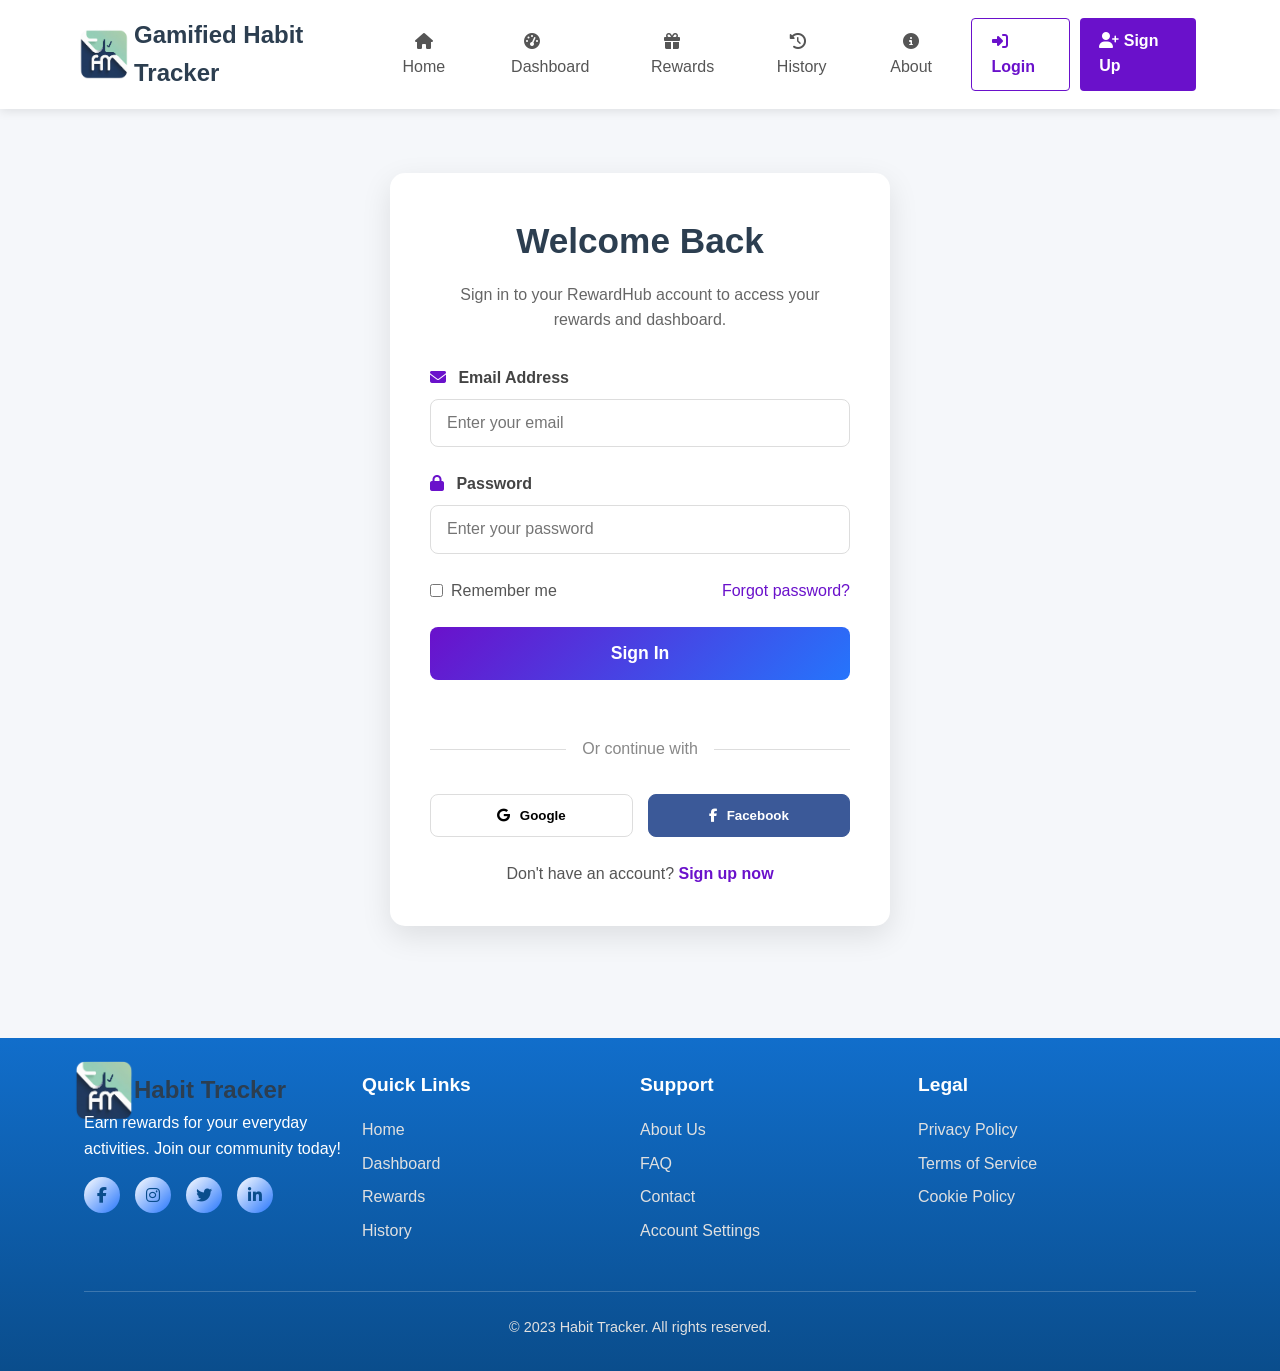
<file: login.html>
<!DOCTYPE html>
<html lang="en">
<head>
    <meta charset="UTF-8">
    <meta name="viewport" content="width=device-width, initial-scale=1.0">
    <title>Gamified Habit Tracker - Login</title>
    <link rel="icon" href="logo of shafar.png" type="image/png">
    <link rel="stylesheet" href="css/style.css">
    <link rel="stylesheet" href="css/login.css">
    <script src="js/auth.js"></script>
    <script src="js/login.js"></script>
    <link rel="stylesheet" href="https://cdnjs.cloudflare.com/ajax/libs/font-awesome/6.4.0/css/all.min.css">
</head>
<body>
    <!-- Header -->
    <header>
        <div class="container">
            <nav class="navbar">
                <a href="index.html" class="logo">
                    <div class="logo-icon"><img src="logo of shafar.png" alt="Logo" width="50px" height="50px"></div>
                    <div class="logo-text">Gamified Habit Tracker</div>
                </a>
                
                <ul class="nav-links">
                    <li><a href="index.html"><i class="fas fa-home"></i> Home</a></li>
                    <li><a href="dashboard.html"><i class="fas fa-tachometer-alt"></i> Dashboard</a></li>
                    <li><a href="reward.html"><i class="fas fa-gift"></i> Rewards</a></li>
                    <li><a href="history.html"><i class="fas fa-history"></i> History</a></li>
                    <li><a href="about.html"><i class="fas fa-info-circle"></i> About</a></li>
                </ul>
                
                <div class="auth-buttons">
                    <a href="login.html" class="btn btn-login active"><i class="fas fa-sign-in-alt"></i> Login</a>
                    <a href="signup.html" class="btn btn-signup"><i class="fas fa-user-plus"></i> Sign Up</a>
                </div>
            </nav>
        </div>
    </header>

    <!-- Login Section -->
    <section class="login-section">
    <div class="container">
        <div class="login-container">
            <div class="login-header">
                <h1>Welcome Back</h1>
                <p>Sign in to your RewardHub account to access your rewards and dashboard.</p>
            </div>

            <!-- IMPORTANT: action redirects to dashboard -->
            <form class="login-form" action="dashboard.html" method="GET">

                <div class="form-group">
                    <label for="email">
                        <i class="fas fa-envelope"></i> Email Address
                    </label>
                    <input type="email" id="email" name="email"
                           placeholder="Enter your email" required>
                </div>

                <div class="form-group">
                    <label for="password">
                        <i class="fas fa-lock"></i> Password
                    </label>
                    <input type="password" id="password" name="password"
                           placeholder="Enter your password" required>
                </div>

                <div class="form-options">
                    <div class="remember-me">
                        <input type="checkbox" id="remember" name="remember">
                        <label for="remember">Remember me</label>
                    </div>
                    <a href="#" class="forgot-password">Forgot password?</a>
                </div>

                <button type="submit" class="btn btn-login-submit">
                    Sign In
                </button>

                <div class="divider">
                    <span>Or continue with</span>
                </div>

                <div class="social-login">
                    <!-- These are visual only (no JS / no auth) -->
                    <button type="button" class="btn-social google">
                        <i class="fab fa-google"></i> Google
                    </button>
                    <button type="button" class="btn-social facebook" onclick="window.open('https://www.facebook.com/', '_blank')">
                        <i class="fab fa-facebook-f"></i> Facebook
                    </button>
                </div>

                <div class="signup-link">
                    Don't have an account?
                    <a href="signup.html">Sign up now</a>
                </div>

            </form>
        </div>
    </div>
</section>


    <!-- Footer -->
    <footer>
        <div class="container">
            <div class="footer-content">
                <div class="footer-section">
                    <a href="index.html" class="logo">
                        <div class="logo-icon"><img src="logo of shafar.png" alt="Logo" width="60px" height="60px"></div>
                        <div class="logo-text">Habit Tracker</div>
                    </a>
                    <p>Earn rewards for your everyday activities. Join our community today!</p>
                    <div class="social-icons">
                        <a href="https://www.facebook.com/profile.php?id=61587729536393" class="social-icon"><i class="fab fa-facebook-f"></i></a>
                        <a href="https://www.instagram.com/shasx_hector/" class="social-icon"><i class="fab fa-instagram"></i></a>
                        <a href="#" class="social-icon"><i class="fab fa-twitter"></i></a>
                        <a href="https://www.linkedin.com/in/mohamed-shafar-s-0b8b9a386/" class="social-icon"><i class="fab fa-linkedin-in"></i></a>
                    </div>
                </div>
                <div class="footer-section">
                    <h3>Quick Links</h3>
                    <ul>
                        <li><a href="index.html">Home</a></li>
                        <li><a href="dashboard.html">Dashboard</a></li>
                        <li><a href="reward.html">Rewards</a></li>
                        <li><a href="history.html">History</a></li>
                    </ul>
                </div>
                <div class="footer-section">
                    <h3>Support</h3>
                    <ul>
                        <li><a href="about.html">About Us</a></li>
                        <li><a href="#">FAQ</a></li>
                        <li><a href="#">Contact</a></li>
                        <li><a href="settings.html">Account Settings</a></li>
                    </ul>
                </div>
                <div class="footer-section">
                    <h3>Legal</h3>
                    <ul>
                        <li><a href="#">Privacy Policy</a></li>
                        <li><a href="#">Terms of Service</a></li>
                        <li><a href="#">Cookie Policy</a></li>
                    </ul>
                </div>
            </div>
            <div class="footer-bottom">
                <p>&copy; 2023 Habit Tracker. All rights reserved.</p>
            </div>
        </div>
    </footer>

    <script src="js/auth.js"></script>
    <script src="js/login.js"></script>
</body>
</html>
</file>
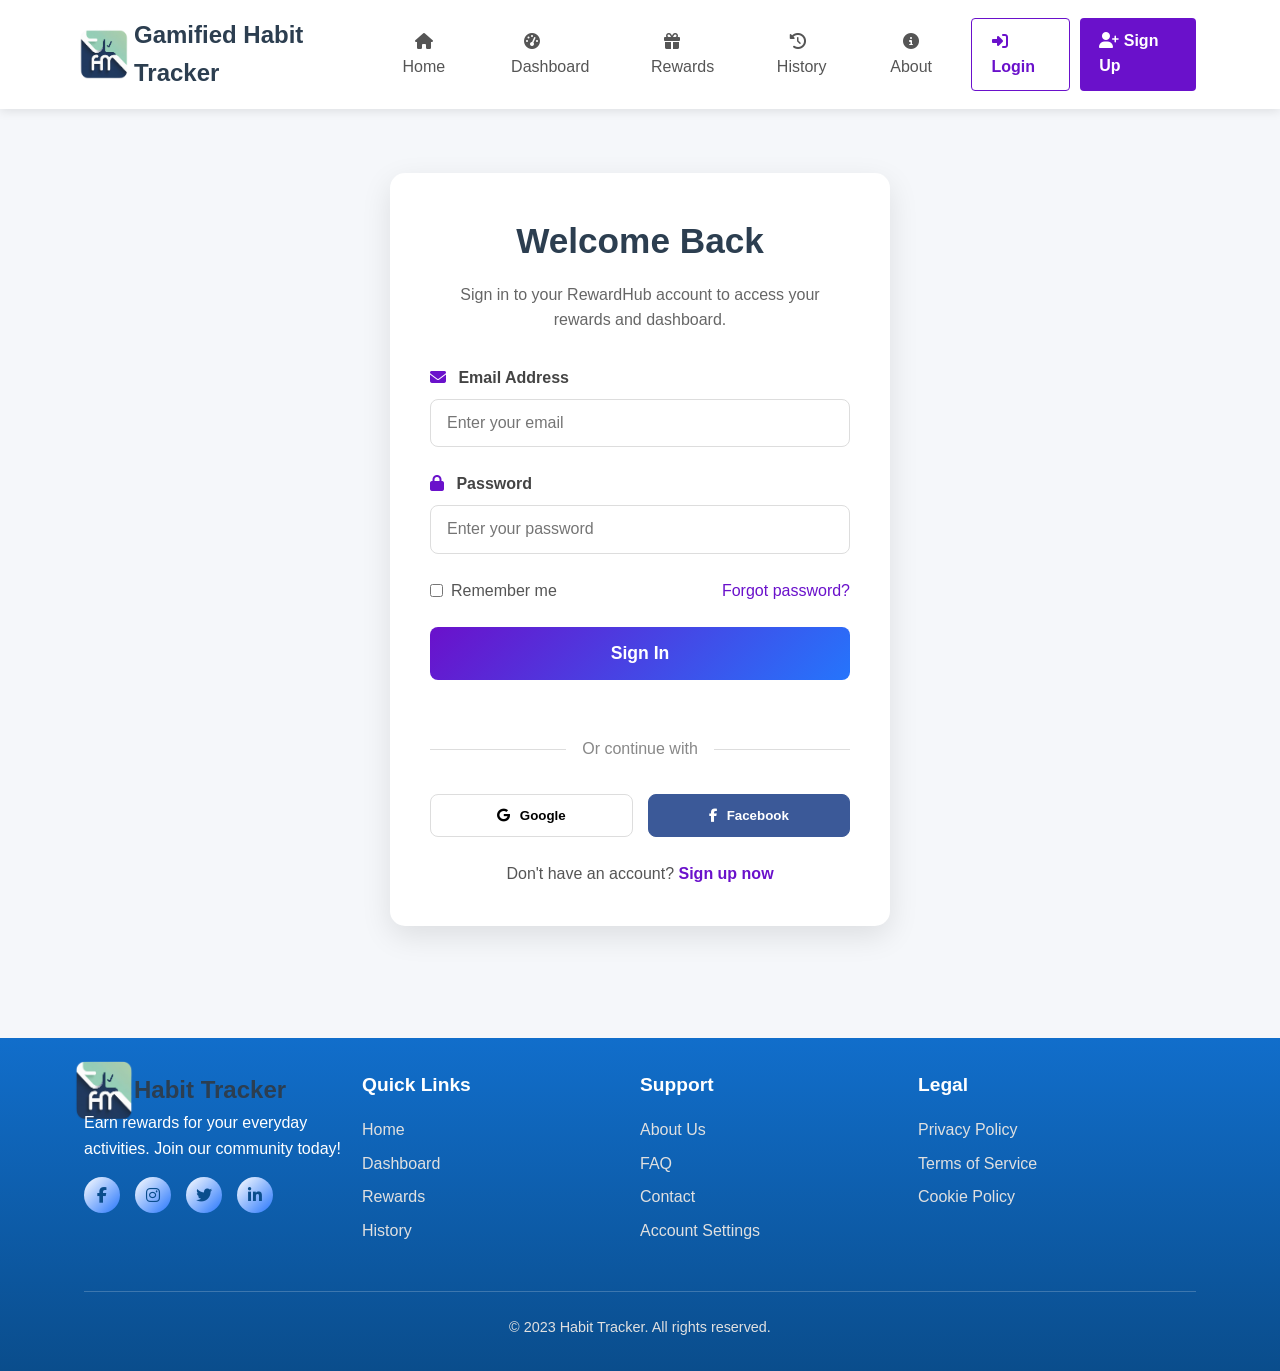
<file: reward.html>
<!DOCTYPE html>
<html lang="en">
<head>
    <meta charset="UTF-8">
    <meta name="viewport" content="width=device-width, initial-scale=1.0">
    <title>Gamified Habit Tracker - Rewards</title>
    <link rel="icon" href="logo of shafar.png" type="image/png">
    <link rel="stylesheet" href="css/style.css">
    <link rel="stylesheet" href="css/reward.css">
    <link rel="stylesheet" href="https://cdnjs.cloudflare.com/ajax/libs/font-awesome/6.4.0/css/all.min.css">
</head>
<body>
    <!-- Header -->
    <header>
        <div class="container">
            <nav class="navbar">
                <a href="index.html" class="logo">
                    <div class="logo-icon"><img src="logo of shafar.png" alt="Logo" width="50px" height="50px"></div>
                    <div class="logo-text">Gamified Habit Tracker</div>
                </a>
                
                <ul class="nav-links">
                    <li><a href="index.html"><i class="fas fa-home"></i> Home</a></li>
                    <li><a href="dashboard.html"><i class="fas fa-tachometer-alt"></i> Dashboard</a></li>
                    <li><a href="reward.html" class="active"><i class="fas fa-gift"></i> Rewards</a></li>
                    <li><a href="history.html"><i class="fas fa-history"></i> History</a></li>
                    <li><a href="about.html"><i class="fas fa-info-circle"></i> About</a></li>
                </ul>
                
                <div class="user-menu">
                    <div class="user-avatar">
                        <i class="fas fa-user-circle"></i>
                    </div>
                    <div class="user-dropdown">
                        <span class="user-name">Shafar S</span>
                        <i class="fas fa-chevron-down"></i>
                        <div class="dropdown-content">
                            <a href="dashboard.html"><i class="fas fa-tachometer-alt"></i> Dashboard</a>
                            <a href="settings.html"><i class="fas fa-cog"></i> Settings</a>
                            <a href="history.html"><i class="fas fa-history"></i> History</a>
                            <div class="divider"></div>
                            <a href="index.html"><i class="fas fa-sign-out-alt"></i> Logout</a>
                        </div>
                    </div>
                </div>
            </nav>
        </div>
    </header>

    <!-- Rewards Section -->
    <section class="rewards-section">
        <div class="container">
            <div class="rewards-header">
                <h1><i class="fas fa-gift"></i> Available Rewards</h1>
                <p>Redeem your points for amazing rewards. You have <span class="points-balance">12,850</span> points available.</p>
                <div class="points-summary">
                    <div class="points-card">
                        <h3>Total Points</h3>
                        <p class="points-value">12,850</p>
                    </div>
                    <div class="points-card">
                        <h3>Redeemed This Month</h3>
                        <p class="points-value">3,500</p>
                    </div>
                    <div class="points-card">
                        <h3>Level Bonus</h3>
                        <p class="points-value">Gold (+10%)</p>
                    </div>
                </div>
            </div>
            
            <!-- Reward Categories -->
            <div class="categories-filter">
                <h3>Filter by Category:</h3>
                <div class="category-buttons">
                    <button class="category-btn active" data-category="all">All Rewards</button>
                    <button class="category-btn" data-category="gift-cards">Gift Cards</button>
                    <button class="category-btn" data-category="electronics">Electronics</button>
                    <button class="category-btn" data-category="vouchers">Vouchers</button>
                    <button class="category-btn" data-category="cash">Cash</button>
                    <button class="category-btn" data-category="exclusive">Exclusive</button>
                </div>
            </div>
            
            <!-- Rewards Grid -->
            <div class="rewards-grid">
                <!-- Gift Card Rewards -->
                <div class="reward-card" data-category="gift-cards">
                    <div class="reward-badge popular">
                        <i class="fas fa-fire"></i> Popular
                    </div>
                    <div class="reward-icon">
                        <i class="fab fa-amazon"></i>
                    </div>
                    <div class="reward-content">
                        <h3>$25 Amazon Gift Card</h3>
                        <p class="reward-description">Redeemable on Amazon.com for millions of items.</p>
                        <div class="reward-details">
                            <div class="points-required">
                                <i class="fas fa-coins"></i>
                                <span>2,500 points</span>
                            </div>
                            <div class="reward-stock">
                                <i class="fas fa-box"></i>
                                <span>In Stock</span>
                            </div>
                        </div>
                    </div>
                    <button class="btn-redeem" data-reward="amazon-25">Redeem Now</button>
                </div>
                
                <div class="reward-card" data-category="gift-cards">
                    <div class="reward-icon">
                        <i class="fas fa-shopping-bag"></i>
                    </div>
                    <div class="reward-content">
                        <h3>$50 Walmart Gift Card</h3>
                        <p class="reward-description">Use at any Walmart store or online at Walmart.com.</p>
                        <div class="reward-details">
                            <div class="points-required">
                                <i class="fas fa-coins"></i>
                                <span>5,000 points</span>
                            </div>
                            <div class="reward-stock">
                                <i class="fas fa-box"></i>
                                <span>In Stock</span>
                            </div>
                        </div>
                    </div>
                    <button class="btn-redeem" data-reward="walmart-50">Redeem Now</button>
                </div>
                
                <div class="reward-card" data-category="gift-cards">
                    <div class="reward-icon">
                        <i class="fab fa-google-play"></i>
                    </div>
                    <div class="reward-content">
                        <h3>$15 Google Play Card</h3>
                        <p class="reward-description">Redeem for apps, games, movies, and more on Google Play.</p>
                        <div class="reward-details">
                            <div class="points-required">
                                <i class="fas fa-coins"></i>
                                <span>1,500 points</span>
                            </div>
                            <div class="reward-stock">
                                <i class="fas fa-box"></i>
                                <span>Low Stock</span>
                            </div>
                        </div>
                    </div>
                    <button class="btn-redeem" data-reward="google-15">Redeem Now</button>
                </div>
                
                <!-- Electronics -->
                <div class="reward-card" data-category="electronics">
                    <div class="reward-badge exclusive">
                        <i class="fas fa-crown"></i> Exclusive
                    </div>
                    <div class="reward-icon">
                        <i class="fas fa-headphones"></i>
                    </div>
                    <div class="reward-content">
                        <h3>Wireless Bluetooth Headphones</h3>
                        <p class="reward-description">Premium noise-cancelling headphones with 30-hour battery.</p>
                        <div class="reward-details">
                            <div class="points-required">
                                <i class="fas fa-coins"></i>
                                <span>15,000 points</span>
                            </div>
                            <div class="reward-stock">
                                <i class="fas fa-box"></i>
                                <span>Limited</span>
                            </div>
                        </div>
                    </div>
                    <button class="btn-redeem" data-reward="headphones">Redeem Now</button>
                </div>
                
                <!-- Vouchers -->
                <div class="reward-card" data-category="vouchers">
                    <div class="reward-icon">
                        <i class="fas fa-utensils"></i>
                    </div>
                    <div class="reward-content">
                        <h3>$20 Uber Eats Voucher</h3>
                        <p class="reward-description">Get your favorite food delivered with this voucher.</p>
                        <div class="reward-details">
                            <div class="points-required">
                                <i class="fas fa-coins"></i>
                                <span>2,000 points</span>
                            </div>
                            <div class="reward-stock">
                                <i class="fas fa-box"></i>
                                <span>In Stock</span>
                            </div>
                        </div>
                    </div>
                    <button class="btn-redeem" data-reward="uber-eats">Redeem Now</button>
                </div>
                
                <!-- Cash -->
                <div class="reward-card" data-category="cash">
                    <div class="reward-badge popular">
                        <i class="fas fa-fire"></i> Popular
                    </div>
                    <div class="reward-icon">
                        <i class="fas fa-money-bill-wave"></i>
                    </div>
                    <div class="reward-content">
                        <h3>$25 PayPal Cash</h3>
                        <p class="reward-description">Get real cash sent directly to your PayPal account.</p>
                        <div class="reward-details">
                            <div class="points-required">
                                <i class="fas fa-coins"></i>
                                <span>2,800 points</span>
                            </div>
                            <div class="reward-stock">
                                <i class="fas fa-box"></i>
                                <span>Unlimited</span>
                            </div>
                        </div>
                    </div>
                    <button class="btn-redeem" data-reward="paypal-25">Redeem Now</button>
                </div>
                
                <!-- Exclusive -->
                <div class="reward-card" data-category="exclusive">
                    <div class="reward-icon">
                        <i class="fas fa-ticket-alt"></i>
                    </div>
                    <div class="reward-content">
                        <h3>Movie Tickets (2x)</h3>
                        <p class="reward-description">Two tickets to any participating cinema.</p>
                        <div class="reward-details">
                            <div class="points-required">
                                <i class="fas fa-coins"></i>
                                <span>3,000 points</span>
                            </div>
                            <div class="reward-stock">
                                <i class="fas fa-box"></i>
                                <span>Limited</span>
                            </div>
                        </div>
                    </div>
                    <button class="btn-redeem" data-reward="movie-tickets">Redeem Now</button>
                </div>
                
                <div class="reward-card" data-category="electronics">
                    <div class="reward-icon">
                        <i class="fas fa-mobile-alt"></i>
                    </div>
                    <div class="reward-content">
                        <h3>Portable Power Bank</h3>
                        <p class="reward-description">10,000mAh power bank with fast charging.</p>
                        <div class="reward-details">
                            <div class="points-required">
                                <i class="fas fa-coins"></i>
                                <span>8,500 points</span>
                            </div>
                            <div class="reward-stock">
                                <i class="fas fa-box"></i>
                                <span>In Stock</span>
                            </div>
                        </div>
                    </div>
                    <button class="btn-redeem" data-reward="powerbank">Redeem Now</button>
                </div>
            </div>
            
            <!-- How to Earn More Points -->
            <div class="earn-points-section">
                <h2><i class="fas fa-coins"></i> Want More Points?</h2>
                <p>Earn additional points by completing these activities:</p>
                <div class="earn-points-grid">
                    <div class="earn-card">
                        <div class="earn-icon">
                            <i class="fas fa-clipboard-check"></i>
                        </div>
                        <h3>Complete Surveys</h3>
                        <p>Earn 50-200 points per survey</p>
                        <button class="btn-earn">Start Survey</button>
                    </div>
                    <div class="earn-card">
                        <div class="earn-icon">
                            <i class="fas fa-user-plus"></i>
                        </div>
                        <h3>Refer Friends</h3>
                        <p>Earn 500 points per referral</p>
                        <button class="btn-earn">Invite Friends</button>
                    </div>
                    <div class="earn-card">
                        <div class="earn-icon">
                            <i class="fas fa-calendar-check"></i>
                        </div>
                        <h3>Daily Check-in</h3>
                        <p>Earn 10-100 points daily</p>
                        <button class="btn-earn">Check In Now</button>
                    </div>
                    <div class="earn-card">
                        <div class="earn-icon">
                            <i class="fas fa-shopping-cart"></i>
                        </div>
                        <h3>Shop Partners</h3>
                        <p>Earn points on purchases</p>
                        <button class="btn-earn">View Partners</button>
                    </div>
                </div>
            </div>
        </div>
    </section>

    <!-- Footer -->
    <footer>
        <div class="container">
            <div class="footer-content">
                <div class="footer-section">
                    <a href="index.html" class="logo">
                        <div class="logo-icon"><img src="logo of shafar.png" alt="Logo" width="60px" height="60px"></div>
                        <div class="logo-text">Gamified Habit Tracker</div>
                    </a>
                    <p>Earn rewards for your everyday activities. Join our community today!</p>
                    <div class="social-icons">
                        <a href="https://www.facebook.com/profile.php?id=61587729536393" class="social-icon"><i class="fab fa-facebook-f"></i></a>
                        <a href="https://www.instagram.com/shasx_hector/" class="social-icon"><i class="fab fa-instagram"></i></a>
                        <a href="#" class="social-icon"><i class="fab fa-twitter"></i></a>
                        <a href="https://www.linkedin.com/in/mohamed-shafar-s-0b8b9a386/" class="social-icon"><i class="fab fa-linkedin-in"></i></a>
                    </div>
                </div>
                <div class="footer-section">
                    <h3>Quick Links</h3>
                    <ul>
                        <li><a href="index.html">Home</a></li>
                        <li><a href="dashboard.html">Dashboard</a></li>
                        <li><a href="reward.html">Rewards</a></li>
                        <li><a href="history.html">History</a></li>
                    </ul>
                </div>
                <div class="footer-section">
                    <h3>Support</h3>
                    <ul>
                        <li><a href="about.html">About Us</a></li>
                        <li><a href="#">FAQ</a></li>
                        <li><a href="#">Contact</a></li>
                        <li><a href="settings.html">Account Settings</a></li>
                    </ul>
                </div>
                <div class="footer-section">
                    <h3>Legal</h3>
                    <ul>
                        <li><a href="#">Privacy Policy</a></li>
                        <li><a href="#">Terms of Service</a></li>
                        <li><a href="#">Cookie Policy</a></li>
                    </ul>
                </div>
            </div>
            <div class="footer-bottom">
                <p>&copy; 2023 Habit Tracker. All rights reserved.</p>
            </div>
        </div>
    </footer>

        <!-- Shared authentication script -->
    <script src="js/auth.js"></script>
    <!-- Rewards page specific script -->
    <script src="js/reward.js"></script>
</body>
</html>
</body>
</html>
</file>
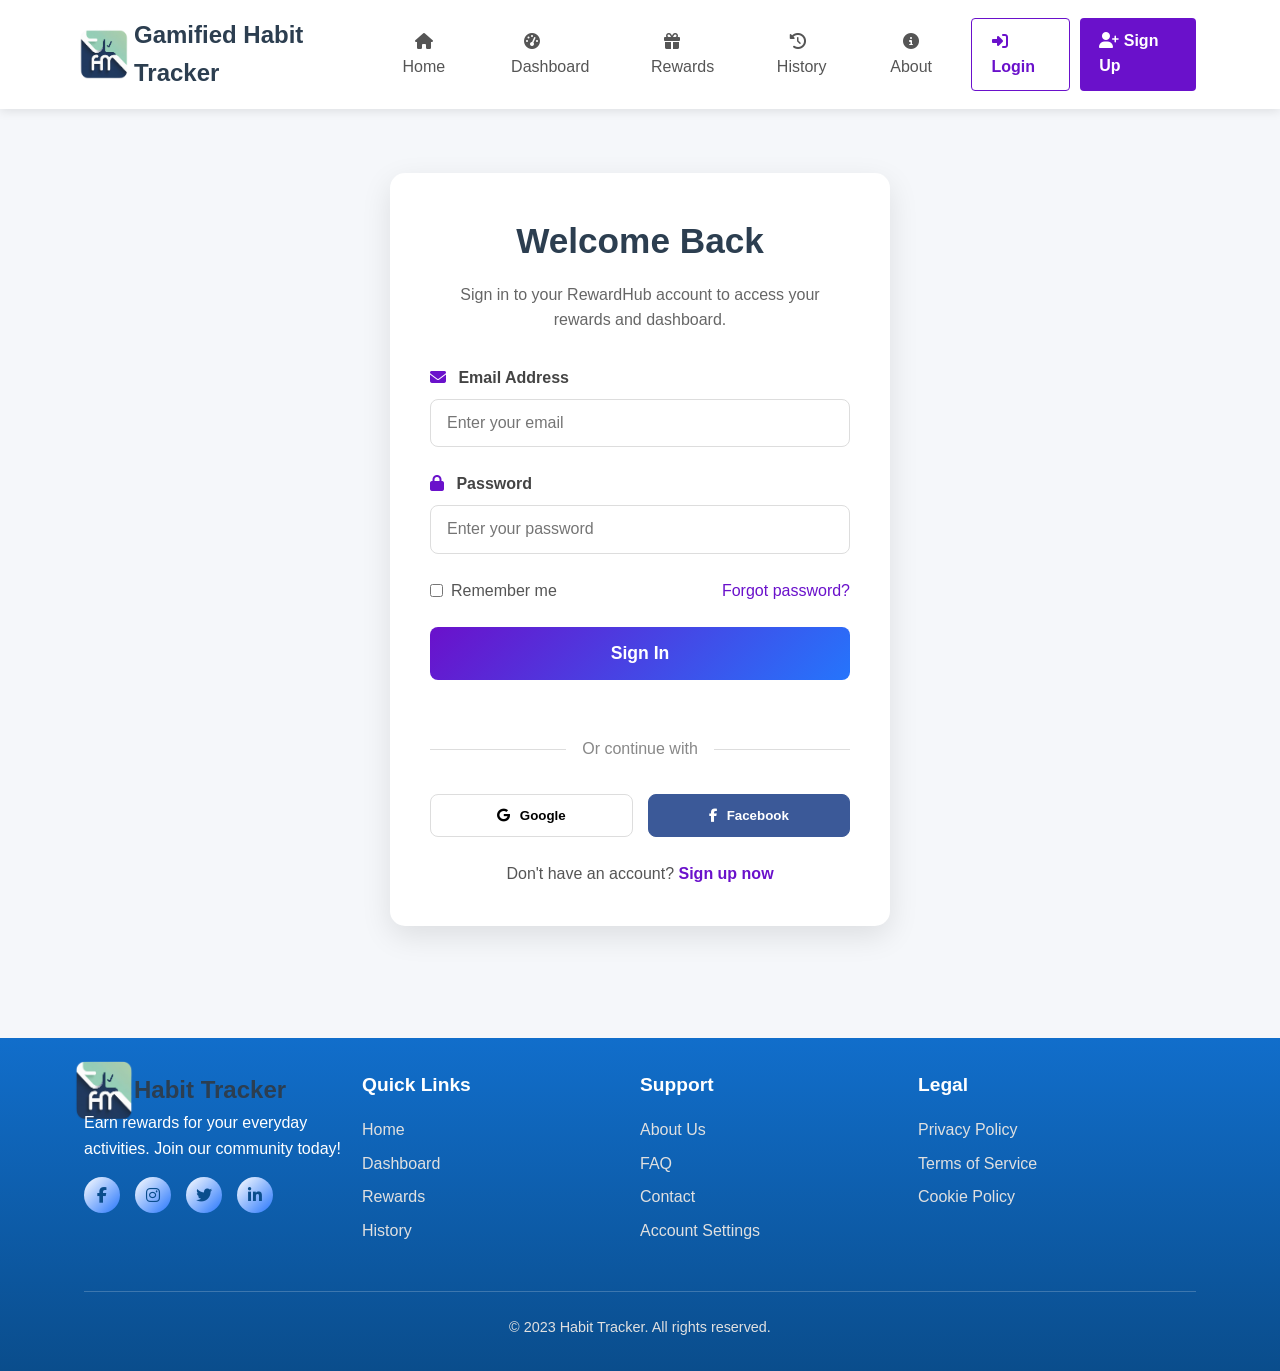
<file: settings.html>
<!DOCTYPE html>
<html lang="en">
<head>
    <meta charset="UTF-8">
    <meta name="viewport" content="width=device-width, initial-scale=1.0">
    <title>Gamified Habit Tracker - Settings</title>
    <link rel="icon" href="logo of shafar.png" type="image/png">
    <link rel="stylesheet" href="css/style.css">
    <link rel="stylesheet" href="css/settings.css">
    <link rel="stylesheet" href="https://cdnjs.cloudflare.com/ajax/libs/font-awesome/6.4.0/css/all.min.css">
</head>
<body>
    <!-- Header -->
    <header>
        <div class="container">
            <nav class="navbar">
                <a href="index.html" class="logo">
                    <div class="logo-icon"><img src="logo of shafar.png" alt="Logo" width="50px" height="50px"></div>
                    <div class="logo-text">Gamified Habit Tracker</div>
                </a>
                
                <ul class="nav-links">
                    <li><a href="index.html"><i class="fas fa-home"></i> Home</a></li>
                    <li><a href="dashboard.html"><i class="fas fa-tachometer-alt"></i> Dashboard</a></li>
                    <li><a href="reward.html"><i class="fas fa-gift"></i> Rewards</a></li>
                    <li><a href="history.html"><i class="fas fa-history"></i> History</a></li>
                    <li><a href="about.html"><i class="fas fa-info-circle"></i> About</a></li>
                </ul>
                
                <div class="user-menu">
                    <div class="user-avatar">
                        <i class="fas fa-user-circle"></i>
                    </div>
                    <div class="user-dropdown">
                        <span class="user-name">Md Shafar</span>
                        <i class="fas fa-chevron-down"></i>
                        <div class="dropdown-content">
                            <a href="dashboard.html"><i class="fas fa-tachometer-alt"></i> Dashboard</a>
                            <a href="settings.html" class="active"><i class="fas fa-cog"></i> Settings</a>
                            <a href="history.html"><i class="fas fa-history"></i> History</a>
                            <div class="divider"></div>
                            <a href="index.html"><i class="fas fa-sign-out-alt"></i> Logout</a>
                        </div>
                    </div>
                </div>
            </nav>
        </div>
    </header>

    <!-- Settings Section -->
    <section class="settings-section">
        <div class="container">
            <div class="settings-header">
                <h1><i class="fas fa-cog"></i> Account Settings</h1>
                <p>Manage your account preferences and security settings.</p>
            </div>
            
            <div class="settings-container">
                <!-- Settings Sidebar -->
                <div class="settings-sidebar">
                    <div class="sidebar-nav">
                        <button class="sidebar-btn active" data-tab="profile">
                            <i class="fas fa-user"></i> Profile
                        </button>
                        <button class="sidebar-btn" data-tab="security">
                            <i class="fas fa-shield-alt"></i> Security
                        </button>
                        <button class="sidebar-btn" data-tab="notifications">
                            <i class="fas fa-bell"></i> Notifications
                        </button>
                        <button class="sidebar-btn" data-tab="privacy">
                            <i class="fas fa-lock"></i> Privacy
                        </button>
                        <button class="sidebar-btn" data-tab="preferences">
                            <i class="fas fa-sliders-h"></i> Preferences
                        </button>
                        <button class="sidebar-btn" data-tab="billing">
                            <i class="fas fa-credit-card"></i> Billing
                        </button>
                        <button class="sidebar-btn" data-tab="connected">
                            <i class="fas fa-link"></i> Connected Apps
                        </button>
                    </div>
                    
                    <div class="sidebar-help">
                        <h3><i class="fas fa-question-circle"></i> Need Help?</h3>
                        <p>Check our FAQ or contact support for assistance.</p>
                        <a href="#" class="btn-help">Contact Support</a>
                    </div>
                </div>
                
                <!-- Settings Content -->
                <div class="settings-content">
                    <!-- Profile Tab -->
                    <div class="settings-tab active" id="profile-tab">
                        <h2><i class="fas fa-user"></i> Profile Information</h2>
                        <p>Update your personal information and how others see you on RewardHub.</p>
                        
                        <form class="settings-form">
                            <div class="form-section">
                                <h3>Basic Information</h3>
                                
                                <div class="avatar-upload">
                                    <div class="avatar-preview">
                                        <i class="fas fa-user-circle"></i>
                                    </div>
                                    <div class="avatar-controls">
                                        <button type="button" class="btn-upload">Upload Photo</button>
                                        <button type="button" class="btn-remove">Remove</button>
                                        <p class="avatar-hint">Recommended: Square JPG, PNG at least 400x400px</p>
                                    </div>
                                </div>
                                
                                <div class="form-row">
                                    <div class="form-group">
                                        <label for="first-name">First Name</label>
                                        <input type="text" id="first-name" value="Shafar">
                                    </div>
                                    <div class="form-group">
                                        <label for="last-name">Last Name</label>
                                        <input type="text" id="last-name" value="S">
                                    </div>
                                </div>
                                
                                <div class="form-group">
                                    <label for="display-name">Display Name</label>
                                    <input type="text" id="display-name" value="shafars519">
                                    <p class="form-hint">This is how your name will appear to other users.</p>
                                </div>
                                
                                <div class="form-group">
                                    <label for="email">Email Address</label>
                                    <input type="email" id="email" value="shafarshafar519@example.com">
                                </div>
                                
                                <div class="form-group">
                                    <label for="phone">Phone Number</label>
                                    <input type="tel" id="phone" value="+91 9025475313">
                                </div>
                                
                                <div class="form-group">
                                    <label for="birthdate">Date of Birth</label>
                                    <input type="date" id="birthdate" value="2007-06-19">
                                </div>
                                
                                <div class="form-group">
                                    <label for="country">Country</label>
                                    <select id="country">
                                        <option value="us" selected>United States</option>
                                        <option value="ca">Canada</option>
                                        <option value="uk">United Kingdom</option>
                                        <option value="au">Australia</option>
                                        <option value="other">Other</option>
                                    </select>
                                </div>
                            </div>
                            
                            <div class="form-section">
                                <h3>Bio & About</h3>
                                <div class="form-group">
                                    <label for="bio">Bio</label>
                                    <textarea id="bio" rows="4" placeholder="Tell us a little about yourself...">Reward enthusiast who loves earning points for everyday activities. Always looking for the next great reward!</textarea>
                                    <p class="form-hint">Maximum 500 characters.</p>
                                </div>
                            </div>
                            
                            <div class="form-actions">
                                <button type="button" class="btn-cancel">Cancel</button>
                                <button type="submit" class="btn-save">Save Changes</button>
                            </div>
                        </form>
                    </div>
                    
                    <!-- Security Tab -->
                    <div class="settings-tab" id="security-tab">
                        <h2><i class="fas fa-shield-alt"></i> Security Settings</h2>
                        <p>Manage your password, two-factor authentication, and security preferences.</p>
                        
                        <div class="security-sections">
                            <div class="security-section">
                                <h3>Change Password</h3>
                                <form class="password-form">
                                    <div class="form-group">
                                        <label for="current-password">Current Password</label>
                                        <input type="password" id="current-password">
                                    </div>
                                    
                                    <div class="form-group">
                                        <label for="new-password">New Password</label>
                                        <input type="password" id="new-password">
                                        <div class="password-strength">
                                            <div class="strength-meter">
                                                <div class="strength-bar"></div>
                                            </div>
                                            <span class="strength-text">Password strength: <span id="strengthValue">Weak</span></span>
                                        </div>
                                    </div>
                                    
                                    <div class="form-group">
                                        <label for="confirm-password">Confirm New Password</label>
                                        <input type="password" id="confirm-password">
                                    </div>
                                    
                                    <div class="form-actions">
                                        <button type="submit" class="btn-save">Update Password</button>
                                    </div>
                                </form>
                            </div>
                            
                            <div class="security-section">
                                <h3>Two-Factor Authentication</h3>
                                <div class="two-factor-status">
                                    <div class="status-indicator disabled"></div>
                                    <div class="status-text">
                                        <h4>2FA is currently disabled</h4>
                                        <p>Add an extra layer of security to your account.</p>
                                    </div>
                                </div>
                                <button class="btn-enable-2fa">Enable Two-Factor Authentication</button>
                            </div>
                            
                            <div class="security-section">
                                <h3>Active Sessions</h3>
                                <div class="sessions-list">
                                    <div class="session-item current">
                                        <div class="session-icon">
                                            <i class="fas fa-desktop"></i>
                                        </div>
                                        <div class="session-details">
                                            <h4>Windows 10 • Chrome</h4>
                                            <p>New York, USA • Current Session</p>
                                            <p class="session-time">Last active: Just now</p>
                                        </div>
                                    </div>
                                    
                                    <div class="session-item">
                                        <div class="session-icon">
                                            <i class="fas fa-mobile-alt"></i>
                                        </div>
                                        <div class="session-details">
                                            <h4>iOS • Safari</h4>
                                            <p>New York, USA</p>
                                            <p class="session-time">Last active: 2 hours ago</p>
                                        </div>
                                        <button class="btn-logout-session">Log Out</button>
                                    </div>
                                    
                                    <div class="session-item">
                                        <div class="session-icon">
                                            <i class="fas fa-desktop"></i>
                                        </div>
                                        <div class="session-details">
                                            <h4>MacOS • Firefox</h4>
                                            <p>San Francisco, USA</p>
                                            <p class="session-time">Last active: 3 days ago</p>
                                        </div>
                                        <button class="btn-logout-session">Log Out</button>
                                    </div>
                                </div>
                                <button class="btn-logout-all">Log Out Of All Other Sessions</button>
                            </div>
                        </div>
                    </div>
                    
                    <!-- Notifications Tab -->
                    <div class="settings-tab" id="notifications-tab">
                        <h2><i class="fas fa-bell"></i> Notification Preferences</h2>
                        <p>Choose how and when you want to be notified about activities and rewards.</p>
                        
                        <div class="notifications-sections">
                            <div class="notification-category">
                                <h3>Email Notifications</h3>
                                
                                <div class="notification-toggle">
                                    <div class="toggle-info">
                                        <h4>Rewards & Offers</h4>
                                        <p>New rewards, limited-time offers, and bonus opportunities.</p>
                                    </div>
                                    <label class="switch">
                                        <input type="checkbox" checked>
                                        <span class="slider"></span>
                                    </label>
                                </div>
                                
                                <div class="notification-toggle">
                                    <div class="toggle-info">
                                        <h4>Account Activity</h4>
                                        <p>Points earned, rewards redeemed, and account updates.</p>
                                    </div>
                                    <label class="switch">
                                        <input type="checkbox" checked>
                                        <span class="slider"></span>
                                    </label>
                                </div>
                                
                                <div class="notification-toggle">
                                    <div class="toggle-info">
                                        <h4>Newsletter & Tips</h4>
                                        <p>Weekly tips, success stories, and platform updates.</p>
                                    </div>
                                    <label class="switch">
                                        <input type="checkbox">
                                        <span class="slider"></span>
                                    </label>
                                </div>
                            </div>
                            
                            <div class="notification-category">
                                <h3>Push Notifications</h3>
                                
                                <div class="notification-toggle">
                                    <div class="toggle-info">
                                        <h4>Daily Check-in Reminder</h4>
                                        <p>Remind me to check in daily for bonus points.</p>
                                    </div>
                                    <label class="switch">
                                        <input type="checkbox" checked>
                                        <span class="slider"></span>
                                    </label>
                                </div>
                                
                                <div class="notification-toggle">
                                    <div class="toggle-info">
                                        <h4>New Reward Alerts</h4>
                                        <p>Notify me when new rewards are available.</p>
                                    </div>
                                    <label class="switch">
                                        <input type="checkbox" checked>
                                        <span class="slider"></span>
                                    </label>
                                </div>
                                
                                <div class="notification-toggle">
                                    <div class="toggle-info">
                                        <h4>Point Expiration Warnings</h4>
                                        <p>Alert me before my points expire.</p>
                                    </div>
                                    <label class="switch">
                                        <input type="checkbox" checked>
                                        <span class="slider"></span>
                                    </label>
                                </div>
                            </div>
                            
                            <div class="notification-category">
                                <h3>SMS Notifications</h3>
                                
                                <div class="notification-toggle">
                                    <div class="toggle-info">
                                        <h4>Security Alerts</h4>
                                        <p>Important security notifications about my account.</p>
                                    </div>
                                    <label class="switch">
                                        <input type="checkbox">
                                        <span class="slider"></span>
                                    </label>
                                </div>
                                
                                <div class="notification-toggle">
                                    <div class="toggle-info">
                                        <h4>Large Reward Redemptions</h4>
                                        <p>Notify me when redeeming high-value rewards.</p>
                                    </div>
                                    <label class="switch">
                                        <input type="checkbox" checked>
                                        <span class="slider"></span>
                                    </label>
                                </div>
                            </div>
                            
                            <div class="form-actions">
                                <button type="button" class="btn-cancel">Reset to Default</button>
                                <button type="button" class="btn-save">Save Notification Settings</button>
                            </div>
                        </div>
                    </div>
                    
                    <!-- Privacy Tab -->
                    <div class="settings-tab" id="privacy-tab">
                        <h2><i class="fas fa-lock"></i> Privacy Settings</h2>
                        <p>Control your privacy and how your information is shared.</p>
                        
                        <div class="privacy-sections">
                            <div class="privacy-section">
                                <h3>Profile Visibility</h3>
                                
                                <div class="privacy-toggle">
                                    <div class="toggle-info">
                                        <h4>Public Profile</h4>
                                        <p>Allow other users to view your profile and achievements.</p>
                                    </div>
                                    <label class="switch">
                                        <input type="checkbox" checked>
                                        <span class="slider"></span>
                                    </label>
                                </div>
                                
                                <div class="privacy-toggle">
                                    <div class="toggle-info">
                                        <h4>Show Point Balance</h4>
                                        <p>Display your point balance on your public profile.</p>
                                    </div>
                                    <label class="switch">
                                        <input type="checkbox">
                                        <span class="slider"></span>
                                    </label>
                                </div>
                                
                                <div class="privacy-toggle">
                                    <div class="toggle-info">
                                        <h4>Show Activity Feed</h4>
                                        <p>Share your recent activities and rewards with others.</p>
                                    </div>
                                    <label class="switch">
                                        <input type="checkbox" checked>
                                        <span class="slider"></span>
                                    </label>
                                </div>
                            </div>
                            
                            <div class="privacy-section">
                                <h3>Data Sharing</h3>
                                
                                <div class="privacy-toggle">
                                    <div class="toggle-info">
                                        <h4>Share Analytics Data</h4>
                                        <p>Help us improve by sharing anonymous usage data.</p>
                                    </div>
                                    <label class="switch">
                                        <input type="checkbox" checked>
                                        <span class="slider"></span>
                                    </label>
                                </div>
                                
                                <div class="privacy-toggle">
                                    <div class="toggle-info">
                                        <h4>Personalized Offers</h4>
                                        <p>Receive personalized rewards and offers based on your activity.</p>
                                    </div>
                                    <label class="switch">
                                        <input type="checkbox" checked>
                                        <span class="slider"></span>
                                    </label>
                                </div>
                                
                                <div class="privacy-toggle">
                                    <div class="toggle-info">
                                        <h4>Third-Party Partners</h4>
                                        <p>Allow trusted partners to offer you relevant rewards.</p>
                                    </div>
                                    <label class="switch">
                                        <input type="checkbox">
                                        <span class="slider"></span>
                                    </label>
                                </div>
                            </div>
                            
                            <div class="privacy-actions">
                                <a href="#" class="btn-download-data">
                                    <i class="fas fa-download"></i> Download My Data
                                </a>
                                <button class="btn-delete-account">
                                    <i class="fas fa-trash-alt"></i> Delete Account
                                </button>
                            </div>
                            
                            <div class="form-actions">
                                <button type="button" class="btn-save">Save Privacy Settings</button>
                            </div>
                        </div>
                    </div>
                </div>
            </div>
        </div>
    </section>

    <!-- Footer -->
    <footer>
        <div class="container">
            <div class="footer-content">
                <div class="footer-section">
                    <a href="index.html" class="logo">
                        <div class="logo-icon"><img src="logo of shafar.png" alt="Logo" width="60px" height="60px"></div>
                        <div class="logo-text">Gamified Habit Tracker</div>
                    </a>
                    <p>Earn rewards for your everyday activities. Join our community today!</p>
                    <div class="social-icons">
                        <a href="https://www.facebook.com/profile.php?id=61587729536393" class="social-icon"><i class="fab fa-facebook-f"></i></a>
                        <a href="https://www.instagram.com/shasx_hector/" class="social-icon"><i class="fab fa-instagram"></i></a>
                        <a href="#" class="social-icon"><i class="fab fa-twitter"></i></a>
                        <a href="https://www.linkedin.com/in/mohamed-shafar-s-0b8b9a386/" class="social-icon"><i class="fab fa-linkedin-in"></i></a>
                    </div>
                </div>
                <div class="footer-section">
                    <h3>Quick Links</h3>
                    <ul>
                        <li><a href="index.html">Home</a></li>
                        <li><a href="dashboard.html">Dashboard</a></li>
                        <li><a href="reward.html">Rewards</a></li>
                        <li><a href="history.html">History</a></li>
                    </ul>
                </div>
                <div class="footer-section">
                    <h3>Support</h3>
                    <ul>
                        <li><a href="about.html">About Us</a></li>
                        <li><a href="#">FAQ</a></li>
                        <li><a href="#">Contact</a></li>
                        <li><a href="settings.html">Account Settings</a></li>
                    </ul>
                </div>
                <div class="footer-section">
                    <h3>Legal</h3>
                    <ul>
                        <li><a href="#">Privacy Policy</a></li>
                        <li><a href="#">Terms of Service</a></li>
                        <li><a href="#">Cookie Policy</a></li>
                    </ul>
                </div>
            </div>
            <div class="footer-bottom">
                <p>&copy; 2023 Habit Tracker. All rights reserved.</p>
            </div>
        </div>
    </footer>

        <!-- Shared authentication script -->
    <script src="js/auth.js"></script>
    <!-- Settings page specific script -->
    <script src="js/settings.js"></script>
</body>
</html>
</body>
</html>
</file>
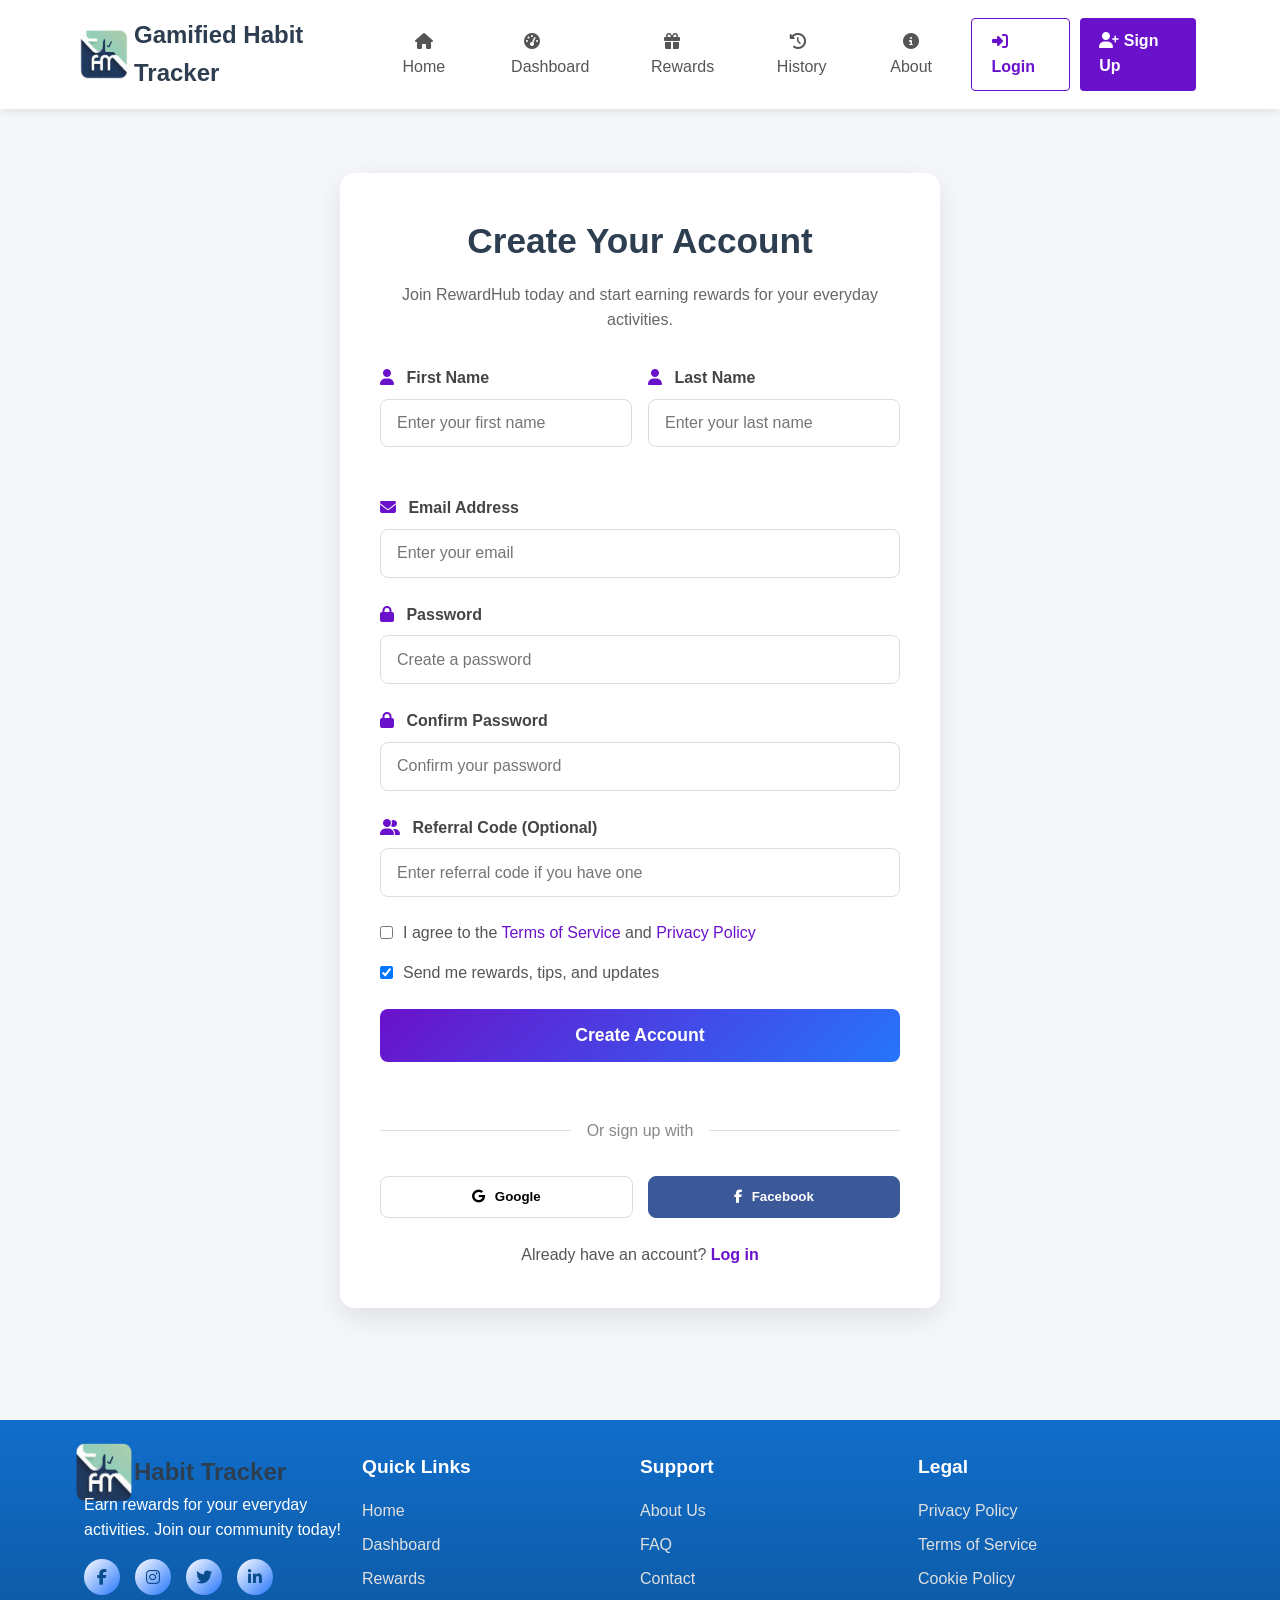
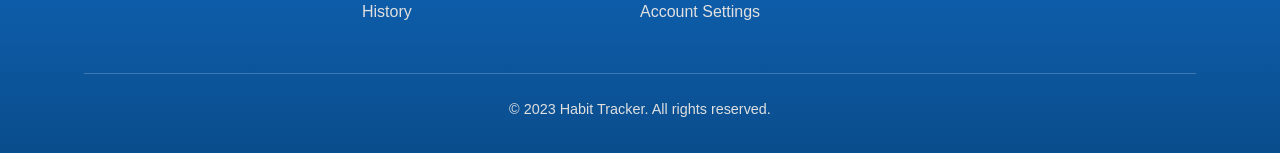
<file: signup.html>
<!DOCTYPE html>
<html lang="en">
<head>
    <meta charset="UTF-8">
    <meta name="viewport" content="width=device-width, initial-scale=1.0">
    <title>Gamified Habit Tracker - Sign Up</title>
    <link rel="icon" href="logo of shafar.png" type="image/png">
    <link rel="stylesheet" href="css/style.css">
    <link rel="stylesheet" href="css/signup.css">
    <link rel="stylesheet" href="https://cdnjs.cloudflare.com/ajax/libs/font-awesome/6.4.0/css/all.min.css">
</head>
<body>
    <!-- Header -->
    <header>
        <div class="container">
            <nav class="navbar">
                <a href="index.html" class="logo">
                    <div class="logo-icon"><img src="logo of shafar.png" alt="Logo" width="50px" height="50px"></div>
                    <div class="logo-text">Gamified Habit Tracker</div>
                </a>
                
                <ul class="nav-links">
                    <li><a href="index.html"><i class="fas fa-home"></i> Home</a></li>
                    <li><a href="dashboard.html"><i class="fas fa-tachometer-alt"></i> Dashboard</a></li>
                    <li><a href="reward.html"><i class="fas fa-gift"></i> Rewards</a></li>
                    <li><a href="history.html"><i class="fas fa-history"></i> History</a></li>
                    <li><a href="about.html"><i class="fas fa-info-circle"></i> About</a></li>
                </ul>
                
                <div class="auth-buttons">
                    <a href="login.html" class="btn btn-login"><i class="fas fa-sign-in-alt"></i> Login</a>
                    <a href="signup.html" class="btn btn-signup active"><i class="fas fa-user-plus"></i> Sign Up</a>
                </div>
            </nav>
        </div>
    </header>

    <!-- Signup Section -->
    <section class="signup-section">
    <div class="container">
        <div class="signup-container">
            <div class="signup-header">
                <h1>Create Your Account</h1>
                <p>Join RewardHub today and start earning rewards for your everyday activities.</p>
            </div>

            <!-- HTML-only redirect -->
            <form class="signup-form" action="login.html" method="GET">

                <div class="form-row">
                    <div class="form-group">
                        <label for="first-name">
                            <i class="fas fa-user"></i> First Name
                        </label>
                        <input type="text" id="first-name" name="first_name"
                               placeholder="Enter your first name" required>
                    </div>

                    <div class="form-group">
                        <label for="last-name">
                            <i class="fas fa-user"></i> Last Name
                        </label>
                        <input type="text" id="last-name" name="last_name"
                               placeholder="Enter your last name" required>
                    </div>
                </div>

                <div class="form-group">
                    <label for="email">
                        <i class="fas fa-envelope"></i> Email Address
                    </label>
                    <input type="email" id="email" name="email"
                           placeholder="Enter your email" required>
                </div>

                <div class="form-group">
                    <label for="password">
                        <i class="fas fa-lock"></i> Password
                    </label>
                    <input type="password" id="password" name="password"
                           placeholder="Create a password" required>
                </div>

                <div class="form-group">
                    <label for="confirm-password">
                        <i class="fas fa-lock"></i> Confirm Password
                    </label>
                    <input type="password" id="confirm-password" name="confirm_password"
                           placeholder="Confirm your password" required>
                </div>

                <div class="form-group">
                    <label for="referral">
                        <i class="fas fa-user-friends"></i> Referral Code (Optional)
                    </label>
                    <input type="text" id="referral" name="referral"
                           placeholder="Enter referral code if you have one">
                </div>

                <div class="form-options">
                    <div class="terms-agree">
                        <input type="checkbox" id="terms" name="terms" required>
                        <label for="terms">
                            I agree to the <a href="#">Terms of Service</a> and
                            <a href="#">Privacy Policy</a>
                        </label>
                    </div>

                    <div class="newsletter">
                        <input type="checkbox" id="newsletter" name="newsletter" checked>
                        <label for="newsletter">
                            Send me rewards, tips, and updates
                        </label>
                    </div>
                </div>

                <button type="submit" class="btn btn-signup-submit">
                    Create Account
                </button>

                <div class="divider">
                    <span>Or sign up with</span>
                </div>

                <!-- Visual only -->
                <div class="social-signup">
                    <button type="button" class="btn-social google">
                        <i class="fab fa-google"></i> Google
                    </button>
                    <button type="button" class="btn-social facebook" onclick="window.open('https://www.facebook.com/', '_blank')">
                        <i class="fab fa-facebook-f"></i> Facebook
                    </button>
                </div>

                <div class="login-link">
                    Already have an account?
                    <a href="login.html">Log in</a>
                </div>

            </form>
        </div>
    </div>
</section>

    <!-- Footer -->
    <footer>
        <div class="container">
            <div class="footer-content">
                <div class="footer-section">
                    <a href="index.html" class="logo">
                        <div class="logo-icon"><img src="logo of shafar.png" alt="Logo" width="60px" height="60px"></div>
                        <div class="logo-text">Habit Tracker</div>
                    </a>
                    <p>Earn rewards for your everyday activities. Join our community today!</p>
                    <div class="social-icons">
                        <a href="https://www.facebook.com/profile.php?id=61587729536393" class="social-icon"><i class="fab fa-facebook-f"></i></a>
                        <a href="https://www.instagram.com/shasx_hector/" class="social-icon"><i class="fab fa-instagram"></i></a>
                        <a href="#" class="social-icon"><i class="fab fa-twitter"></i></a>
                        <a href="https://www.linkedin.com/in/mohamed-shafar-s-0b8b9a386/" class="social-icon"><i class="fab fa-linkedin-in"></i></a>
                    </div>
                </div>
                <div class="footer-section">
                    <h3>Quick Links</h3>
                    <ul>
                        <li><a href="index.html">Home</a></li>
                        <li><a href="dashboard.html">Dashboard</a></li>
                        <li><a href="reward.html">Rewards</a></li>
                        <li><a href="history.html">History</a></li>
                    </ul>
                </div>
                <div class="footer-section">
                    <h3>Support</h3>
                    <ul>
                        <li><a href="about.html">About Us</a></li>
                        <li><a href="#">FAQ</a></li>
                        <li><a href="#">Contact</a></li>
                        <li><a href="settings.html">Account Settings</a></li>
                    </ul>
                </div>
                <div class="footer-section">
                    <h3>Legal</h3>
                    <ul>
                        <li><a href="#">Privacy Policy</a></li>
                        <li><a href="#">Terms of Service</a></li>
                        <li><a href="#">Cookie Policy</a></li>
                    </ul>
                </div>
            </div>
            <div class="footer-bottom">
                <p>&copy; 2023 Habit Tracker. All rights reserved.</p>
            </div>
        </div>
    </footer>

    <!-- Shared authentication script (optional here, but good to have) -->
    <script src="js/auth.js"></script>
    <!-- Signup page specific script -->
    <script src="js/signup.js"></script>
</body>
</html>
</body>
</html>
</file>
<file: css/style.css>
/* Shared styles for all pages */
* {
    margin: 0;
    padding: 0;
    box-sizing: border-box;
    font-family: 'Segoe UI', Tahoma, Geneva, Verdana, sans-serif;
}

body {
    background-color: #f5f7fa;
    color: #333;
    line-height: 1.6;
}

.container {
    width: 90%;
    max-width: 1900px;
    margin: 0 auto;
    padding: 0 20px;
}

/* Header and Navigation */
header {
    background-color: #fff;
    box-shadow: 0 2px 10px rgba(0, 0, 0, 0.1);
    position: sticky;
    top: 0;
    z-index: 1000;
}

.navbar {
    display: flex;
    justify-content: space-between;
    align-items: center;
    padding: 1rem 0;
}

.logo {
    display: flex;
    align-items: center;
    text-decoration: none;
}

.logo-icon {
    width: 40px;
    height: 40px;
    background: linear-gradient(135deg, #ffffff 0%, #2575fc 100%);
    border-radius: 8px;
    display: flex;
    align-items: center;
    justify-content: center;
    margin-right: 10px;
    color: white;
    font-weight: bold;
    font-size: 20px;
}

.logo-text {
    font-size: 1.5rem;
    font-weight: 700;
    color: #2c3e50;
}

.nav-links {
    display: flex;
    list-style: none;
}

.nav-links li {
    margin-left: 1.5rem;
}

.nav-links a {
    text-decoration: none;
    color: #555;
    font-weight: 500;
    padding: 0.5rem 0.8rem;
    border-radius: 4px;
    transition: all 0.3s ease;
}

.nav-links a:hover {
    color: #6a11cb;
    background-color: #f0f0f0;
}

.nav-links a.active {
    color: #6a11cb;
    background-color: #f0f0ff;
}

.auth-buttons {
    display: flex;
    gap: 10px;
}

.btn {
    padding: 0.6rem 1.2rem;
    border-radius: 4px;
    font-weight: 600;
    cursor: pointer;
    border: none;
    transition: all 0.3s ease;
    text-decoration: none;
    display: inline-block;
}

.btn-login {
    background-color: transparent;
    color: #6a11cb;
    border: 1px solid #6a11cb;
}

.btn-login:hover {
    background-color: #6a11cb;
    color: white;
}

.btn-signup {
    background-color: #6a11cb;
    color: white;
}

.btn-signup:hover {
    background-color: #5a0cb3;
    transform: translateY(-2px);
}
/* Footer */
footer {
    background: linear-gradient(to bottom, #116ecb, #0a4d8c);
    color: #ffffff;
    padding: 2rem 0;
    margin-top: 3rem;
}

.footer-content {
    display: flex;
    flex-wrap: wrap;
    justify-content: space-between;
}

.footer-section {
    flex: 1;
    min-width: 250px;
    margin-bottom: 1rem;
}

.footer-section h3 {
    font-size: 1.2rem;
    margin-bottom: 1rem;
    color: #ffffff;
}

.footer-section ul {
    list-style: none;
}

.footer-section ul li {
    margin-bottom: 0.5rem;
}

.footer-section ul li a {
    color: #e0e0e0;
    text-decoration: none;
    transition: color 0.3s ease;
}

.footer-section ul li a:hover {
    color: #ffd700; /* or #2575fc for logo blue */
}

.social-icons {
    display: flex;
    gap: 15px;
    margin-top: 1rem;
}

.social-icon {
    width: 36px;
    height: 36px;
    border-radius: 50%;
    background: linear-gradient(135deg, #ffffff, #2575fc);
    display: flex;
    align-items: center;
    justify-content: center;
    color: #0a4d8c;
    text-decoration: none;
    transition: all 0.3s ease;
}

.social-icon:hover {
    background: #2575fc;
    color: #ffffff;
    transform: translateY(-3px);
}

.footer-bottom {
    text-align: center;
    padding-top: 1.5rem;
    margin-top: 1.5rem;
    border-top: 1px solid rgba(255, 255, 255, 0.2);
    color: #e0e0e0;
    font-size: 0.9rem;
}

/* Responsive Design */
@media (max-width: 768px) {
    .navbar {
        flex-direction: column;
        padding: 1rem 0;
    }
    
    .nav-links {
        margin-top: 1rem;
        flex-wrap: wrap;
        justify-content: center;
    }
    
    .nav-links li {
        margin: 0.3rem;
    }
    
    .auth-buttons {
        margin-top: 1rem;
    }
    
    .footer-content {
        flex-direction: column;
    }
}
</file>
<file: css/home.css>
/* Home Page Specific Styles */

/* Hero Section */
.hero {
    padding: 4rem 0;
    background: linear-gradient(135deg, #f5f7fa 0%, #e4e8f0 100%);
}

.hero-content {
    display: flex;
    align-items: center;
    justify-content: space-between;
    flex-wrap: wrap;
}

.hero-text {
    flex: 1;
    min-width: 300px;
    padding-right: 2rem;
}

.hero-text h1 {
    font-size: 2.8rem;
    color: #2c3e50;
    margin-bottom: 1.5rem;
    line-height: 1.2;
}

.hero-text p {
    font-size: 1.1rem;
    color: #555;
    margin-bottom: 2rem;
    max-width: 500px;
}

.hero-buttons {
    display: flex;
    gap: 15px;
    flex-wrap: wrap;
}

.btn-primary {
    background: linear-gradient(135deg, #6a11cb 0%, #2575fc 100%);
    color: white;
    padding: 0.8rem 1.8rem;
    font-size: 1.1rem;
}

.btn-primary:hover {
    transform: translateY(-3px);
    box-shadow: 0 10px 20px rgba(106, 17, 203, 0.2);
}

.btn-secondary {
    background-color: transparent;
    color: #6a11cb;
    border: 2px solid #6a11cb;
    padding: 0.8rem 1.8rem;
    font-size: 1.1rem;
}

.btn-secondary:hover {
    background-color: #f0f0ff;
}

.hero-image {
    flex: 0.7;
    min-width: 300px;
}

.image-placeholder {
    background: linear-gradient(135deg, #6a11cb 0%, #2575fc 100%);
    height: 350px;
    border-radius: 15px;
    display: flex;
    flex-direction: column;
    align-items: center;
    justify-content: center;
    color: white;
    text-align: center;
    padding: 2rem;
    box-shadow: 0 15px 30px rgba(106, 17, 203, 0.2);
}

.image-placeholder i {
    font-size: 8rem;
    margin-bottom: 1rem;
    opacity: 0.9;
}

.image-placeholder p {
    font-size: 1.2rem;
    font-weight: 500;
}

/* Features Section */
.features {
    padding: 5rem 0;
    background-color: white;
}

.section-title {
    text-align: center;
    font-size: 2.2rem;
    color: #2c3e50;
    margin-bottom: 3rem;
}

.features-grid {
    display: grid;
    grid-template-columns: repeat(auto-fit, minmax(250px, 1fr));
    gap: 2rem;
}

.feature-card {
    background-color: #f9fafc;
    padding: 2rem;
    border-radius: 10px;
    text-align: center;
    transition: all 0.3s ease;
    border: 1px solid #eaeaea;
}

.feature-card:hover {
    transform: translateY(-10px);
    box-shadow: 0 15px 30px rgba(0, 0, 0, 0.1);
    border-color: #6a11cb;
}

.feature-icon {
    width: 70px;
    height: 70px;
    background: linear-gradient(135deg, #6a11cb 0%, #2575fc 100%);
    border-radius: 50%;
    display: flex;
    align-items: center;
    justify-content: center;
    margin: 0 auto 1.5rem;
    color: white;
    font-size: 1.8rem;
}

.feature-card h3 {
    font-size: 1.4rem;
    margin-bottom: 1rem;
    color: #2c3e50;
}

.feature-card p {
    color: #666;
    font-size: 0.95rem;
}

/* How It Works Section */
.how-it-works {
    padding: 5rem 0;
    background-color: #f5f7fa;
}

.steps {
    display: flex;
    justify-content: center;
    flex-wrap: wrap;
    gap: 3rem;
    margin-top: 2rem;
}

.step {
    flex: 1;
    min-width: 250px;
    text-align: center;
    padding: 2rem;
}

.step-number {
    width: 60px;
    height: 60px;
    background: linear-gradient(135deg, #6a11cb 0%, #2575fc 100%);
    border-radius: 50%;
    display: flex;
    align-items: center;
    justify-content: center;
    color: white;
    font-size: 1.8rem;
    font-weight: bold;
    margin: 0 auto 1.5rem;
}

.step h3 {
    font-size: 1.4rem;
    margin-bottom: 1rem;
    color: #2c3e50;
}

.step p {
    color: #666;
    max-width: 250px;
    margin: 0 auto;
}

/* Responsive Design */
@media (max-width: 768px) {
    .hero-content {
        flex-direction: column;
    }
    
    .hero-text {
        padding-right: 0;
        margin-bottom: 3rem;
        text-align: center;
    }
    
    .hero-text p {
        margin: 0 auto 2rem;
    }
    
    .hero-buttons {
        justify-content: center;
    }
    
    .hero-text h1 {
        font-size: 2.2rem;
    }
    
    .steps {
        flex-direction: column;
        align-items: center;
    }
    
    .step {
        max-width: 350px;
    }
}
</file>
<file: css/about.css>
/* About Page Specific Styles */
.about-hero {
    padding: 4rem 0;
    background: linear-gradient(135deg, #6a11cb 0%, #2575fc 100%);
    color: white;
    text-align: center;
}

.hero-content h1 {
    font-size: 2.8rem;
    margin-bottom: 1.5rem;
    line-height: 1.2;
}

.hero-content p {
    font-size: 1.2rem;
    max-width: 700px;
    margin: 0 auto;
    opacity: 0.9;
}

.about-content {
    padding: 4rem 0;
}

/* Our Story Section */
.about-section {
    display: flex;
    align-items: center;
    gap: 3rem;
    margin-bottom: 4rem;
    flex-wrap: wrap;
}

.about-text {
    flex: 1;
    min-width: 300px;
}

.about-text h2 {
    font-size: 2rem;
    color: #2c3e50;
    margin-bottom: 1.5rem;
    display: flex;
    align-items: center;
    gap: 15px;
}

.about-text p {
    color: #555;
    line-height: 1.6;
    margin-bottom: 1.5rem;
    font-size: 1.05rem;
}

.about-text strong {
    color: #6a11cb;
}

.about-image {
    flex: 1;
    min-width: 300px;
}

.image-placeholder {
    background: linear-gradient(135deg, #6a11cb 0%, #2575fc 100%);
    height: 300px;
    border-radius: 15px;
    display: flex;
    flex-direction: column;
    align-items: center;
    justify-content: center;
    color: white;
    text-align: center;
    padding: 2rem;
    box-shadow: 0 15px 30px rgba(106, 17, 203, 0.2);
}

.image-placeholder i {
    font-size: 6rem;
    margin-bottom: 1rem;
    opacity: 0.9;
}

.image-placeholder p {
    font-size: 1.1rem;
    font-weight: 500;
}

/* Values Section */
.values-section {
    margin-bottom: 4rem;
    text-align: center;
}

.values-section h2 {
    font-size: 2rem;
    color: #2c3e50;
    margin-bottom: 1.5rem;
    display: flex;
    align-items: center;
    justify-content: center;
    gap: 15px;
}

.values-grid {
    display: grid;
    grid-template-columns: repeat(auto-fit, minmax(250px, 1fr));
    gap: 2rem;
    margin-top: 2rem;
}

.value-card {
    background-color: white;
    padding: 2rem;
    border-radius: 15px;
    box-shadow: 0 8px 20px rgba(0, 0, 0, 0.05);
    transition: all 0.3s ease;
    text-align: center;
}

.value-card:hover {
    transform: translateY(-10px);
    box-shadow: 0 15px 30px rgba(0, 0, 0, 0.1);
}

.value-icon {
    width: 80px;
    height: 80px;
    background: linear-gradient(135deg, #6a11cb 0%, #2575fc 100%);
    border-radius: 50%;
    display: flex;
    align-items: center;
    justify-content: center;
    color: white;
    font-size: 2rem;
    margin: 0 auto 1.5rem;
}

.value-card h3 {
    font-size: 1.4rem;
    color: #2c3e50;
    margin-bottom: 1rem;
}

.value-card p {
    color: #666;
    line-height: 1.6;
}

/* Team Section */
.team-section {
    margin-bottom: 4rem;
    text-align: center;
}

.team-section h2 {
    font-size: 2rem;
    color: #2c3e50;
    margin-bottom: 0.5rem;
    display: flex;
    align-items: center;
    justify-content: center;
    gap: 15px;
}

.section-subtitle {
    color: #666;
    font-size: 1.1rem;
    margin-bottom: 2rem;
}

.team-grid {
    display: grid;
    grid-template-columns: repeat(auto-fit, minmax(250px, 1fr));
    gap: 2rem;
    margin-top: 2rem;
}

.team-member {
    background-color: white;
    padding: 2rem;
    border-radius: 15px;
    box-shadow: 0 8px 20px rgba(0, 0, 0, 0.05);
    transition: all 0.3s ease;
    text-align: center;
}

.team-member:hover {
    transform: translateY(-5px);
    box-shadow: 0 15px 30px rgba(0, 0, 0, 0.1);
}

.member-avatar {
    width: 120px;
    height: 120px;
    background-color: #f1f3f5;
    border-radius: 50%;
    display: flex;
    align-items: center;
    justify-content: center;
    color: #6a11cb;
    font-size: 4rem;
    margin: 0 auto 1.5rem;
}

.team-member h3 {
    font-size: 1.4rem;
    color: #2c3e50;
    margin-bottom: 0.5rem;
}

.member-role {
    color: #6a11cb;
    font-weight: 600;
    margin-bottom: 1rem;
    font-size: 1rem;
}

.member-bio {
    color: #666;
    line-height: 1.6;
    margin-bottom: 1.5rem;
    font-size: 0.95rem;
}

.member-social {
    display: flex;
    justify-content: center;
    gap: 1rem;
}

.member-social a {
    width: 40px;
    height: 40px;
    background-color: #f1f3f5;
    border-radius: 50%;
    display: flex;
    align-items: center;
    justify-content: center;
    color: #666;
    text-decoration: none;
    transition: all 0.3s ease;
}

.member-social a:hover {
    background-color: #6a11cb;
    color: white;
}

/* Stats Section */
.stats-section {
    margin-bottom: 4rem;
    text-align: center;
    background-color: #f8f9fa;
    padding: 3rem;
    border-radius: 15px;
}

.stats-section h2 {
    font-size: 2rem;
    color: #2c3e50;
    margin-bottom: 2rem;
    display: flex;
    align-items: center;
    justify-content: center;
    gap: 15px;
}

.stats-grid {
    display: grid;
    grid-template-columns: repeat(auto-fit, minmax(200px, 1fr));
    gap: 2rem;
}

.stat-item {
    text-align: center;
}

.stat-number {
    font-size: 3rem;
    font-weight: bold;
    color: #6a11cb;
    margin-bottom: 0.5rem;
}

.stat-label {
    font-size: 1.1rem;
    color: #666;
    font-weight: 600;
}

/* FAQ Section */
.faq-section {
    margin-bottom: 4rem;
}

.faq-section h2 {
    font-size: 2rem;
    color: #2c3e50;
    margin-bottom: 2rem;
    display: flex;
    align-items: center;
    gap: 15px;
}

.faq-list {
    max-width: 800px;
    margin: 0 auto;
}

.faq-item {
    background-color: white;
    border-radius: 10px;
    margin-bottom: 1rem;
    overflow: hidden;
    box-shadow: 0 5px 15px rgba(0, 0, 0, 0.05);
}

.faq-question {
    padding: 1.5rem;
    display: flex;
    justify-content: space-between;
    align-items: center;
    cursor: pointer;
    transition: all 0.3s ease;
}

.faq-question:hover {
    background-color: #f8f9fa;
}

.faq-question h3 {
    font-size: 1.2rem;
    color: #2c3e50;
    margin: 0;
}

.faq-question i {
    color: #6a11cb;
    transition: transform 0.3s ease;
}

.faq-answer {
    padding: 0 1.5rem;
    max-height: 0;
    overflow: hidden;
    transition: all 0.3s ease;
}

.faq-answer.active {
    padding: 0 1.5rem 1.5rem;
    max-height: 500px;
}

.faq-answer p {
    color: #666;
    line-height: 1.6;
}

/* CTA Section */
.cta-section {
    text-align: center;
    background: linear-gradient(135deg, #6a11cb 0%, #2575fc 100%);
    color: white;
    padding: 4rem 2rem;
    border-radius: 15px;
    margin-top: 3rem;
}

.cta-section h2 {
    font-size: 2.5rem;
    margin-bottom: 1rem;
}

.cta-section p {
    font-size: 1.2rem;
    margin-bottom: 2rem;
    opacity: 0.9;
    max-width: 600px;
    margin-left: auto;
    margin-right: auto;
}

.cta-buttons {
    display: flex;
    justify-content: center;
    gap: 1.5rem;
    flex-wrap: wrap;
}

.btn-primary {
    background-color: white;
    color: #6a11cb;
    padding: 1rem 2rem;
    border-radius: 8px;
    font-weight: 600;
    text-decoration: none;
    transition: all 0.3s ease;
    display: inline-block;
}

.btn-primary:hover {
    transform: translateY(-3px);
    box-shadow: 0 10px 20px rgba(0, 0, 0, 0.2);
}

.btn-secondary {
    background-color: transparent;
    color: white;
    border: 2px solid white;
    padding: 1rem 2rem;
    border-radius: 8px;
    font-weight: 600;
    text-decoration: none;
    transition: all 0.3s ease;
    display: inline-block;
}

.btn-secondary:hover {
    background-color: white;
    color: #6a11cb;
}

/* Responsive Design */
@media (max-width: 768px) {
    .hero-content h1 {
        font-size: 2.2rem;
    }
    
    .about-text h2,
    .values-section h2,
    .team-section h2,
    .stats-section h2,
    .faq-section h2 {
        font-size: 1.8rem;
    }
    
    .about-section {
        flex-direction: column;
    }
    
    .stat-number {
        font-size: 2.5rem;
    }
    
    .cta-section h2 {
        font-size: 2rem;
    }
    
    .cta-buttons {
        flex-direction: column;
        align-items: center;
    }
    
    .btn-primary,
    .btn-secondary {
        width: 100%;
        max-width: 300px;
        text-align: center;
    }
}
</file>
<file: css/dashboard.css>
/* Dashboard Page Specific Styles */
.dashboard-section {
    padding: 2rem 0 4rem;
    background-color: #f8f9fa;
}

.dashboard-header {
    margin-bottom: 2rem;
}

.dashboard-header h1 {
    font-size: 2.5rem;
    color: #2c3e50;
    margin-bottom: 0.5rem;
}

.dashboard-header p {
    color: #666;
    font-size: 1.1rem;
}

/* User Menu in Header */
.user-menu {
    display: flex;
    align-items: center;
    gap: 10px;
    position: relative;
    cursor: pointer;
}

.user-avatar {
    width: 45px;
    height: 45px;
    background-color: #f1f3f5;
    border-radius: 50%;
    display: flex;
    align-items: center;
    justify-content: center;
    color: #6a11cb;
    font-size: 1.8rem;
}

.user-name {
    font-weight: 600;
    color: #2c3e50;
}

.user-dropdown {
    display: stable;
    align-items: center;
    gap: 5px;
}

.user-dropdown i {
    color: #666;
    font-size: 0.9rem;
}

.dropdown-content {
    position: absolute;
    top: 100%;
    right: 0;
    background-color: white;
    border-radius: 10px;
    box-shadow: 0 10px 30px rgba(0, 0, 0, 0.15);
    padding: 1rem 0;
    min-width: 200px;
    z-index: 1000;
    display: none;
    margin-top: 10px;
}

.user-dropdown:hover .dropdown-content {
    display: block;
}

.dropdown-content a {
    display: block;
    padding: 0.8rem 1.5rem;
    color: #555;
    text-decoration: none;
    transition: all 0.3s ease;
    display: flex;
    align-items: center;
    gap: 10px;
}

.dropdown-content a:hover {
    background-color: #f1f3f5;
    color: #6a11cb;
}

.dropdown-content a.active {
    color: #6a11cb;
    background-color: #f0f0ff;
}

.dropdown-content .divider {
    height: 1px;
    background-color: #eee;
    margin: 0.5rem 0;
}

/* Dashboard Grid */
.dashboard-grid {
    display: grid;
    grid-template-columns: repeat(auto-fit, minmax(280px, 1fr));
    gap: 1.5rem;
    margin-bottom: 2rem;
}

/* Stats Cards */
.stats-card {
    background-color: white;
    border-radius: 15px;
    padding: 1.5rem;
    box-shadow: 0 5px 15px rgba(0, 0, 0, 0.05);
    display: flex;
    align-items: center;
    gap: 1.5rem;
    transition: all 0.3s ease;
}

.stats-card:hover {
    transform: translateY(-5px);
    box-shadow: 0 10px 25px rgba(0, 0, 0, 0.1);
}

.stats-icon {
    width: 70px;
    height: 70px;
    border-radius: 15px;
    display: flex;
    align-items: center;
    justify-content: center;
    font-size: 2rem;
    flex-shrink: 0;
}

.total-points .stats-icon {
    background: linear-gradient(135deg, #f093fb 0%, #f5576c 100%);
    color: white;
}

.available-rewards .stats-icon {
    background: linear-gradient(135deg, #4facfe 0%, #00f2fe 100%);
    color: white;
}

.level .stats-icon {
    background: linear-gradient(135deg, #43e97b 0%, #38f9d7 100%);
    color: white;
}

.streak .stats-icon {
    background: linear-gradient(135deg, #fa709a 0%, #fee140 100%);
    color: white;
}

.stats-content {
    flex: 1;
}

.stats-content h3 {
    font-size: 1rem;
    color: #666;
    margin-bottom: 0.5rem;
}

.stats-value {
    font-size: 2rem;
    font-weight: bold;
    color: #2c3e50;
    margin-bottom: 0.3rem;
}

.stats-change {
    font-size: 0.9rem;
    display: flex;
    align-items: center;
    gap: 5px;
}

.stats-change i {
    color: #27ae60;
}

.stats-change a {
    color: #6a11cb;
    text-decoration: none;
}

.stats-change a:hover {
    text-decoration: underline;
}

/* Dashboard Cards */
.card {
    background-color: white;
    border-radius: 15px;
    padding: 1.5rem;
    box-shadow: 0 5px 15px rgba(0, 0, 0, 0.05);
    transition: all 0.3s ease;
}

.card:hover {
    box-shadow: 0 8px 20px rgba(0, 0, 0, 0.08);
}

.card h3 {
    font-size: 1.3rem;
    color: #2c3e50;
    margin-bottom: 1.5rem;
    display: flex;
    align-items: center;
    gap: 10px;
}

/* Quick Actions */
.quick-actions {
    grid-column: span 1;
}

.actions-grid {
    display: grid;
    grid-template-columns: repeat(2, 1fr);
    gap: 1rem;
}

.action-item {
    background-color: #f8f9fa;
    border-radius: 10px;
    padding: 1.2rem;
    text-align: center;
    text-decoration: none;
    color: #2c3e50;
    transition: all 0.3s ease;
    display: flex;
    flex-direction: column;
    align-items: center;
    gap: 10px;
}

.action-item:hover {
    background-color: #f0f0ff;
    transform: translateY(-3px);
    color: #6a11cb;
}

.action-icon {
    width: 50px;
    height: 50px;
    background: linear-gradient(135deg, #6a11cb 0%, #2575fc 100%);
    border-radius: 50%;
    display: flex;
    align-items: center;
    justify-content: center;
    color: white;
    font-size: 1.3rem;
}

.action-item span {
    font-weight: 600;
    font-size: 0.95rem;
}

/* Recent Activity */
.recent-activity {
    grid-column: span 1;
}

.activity-list {
    margin-bottom: 1.5rem;
}

.activity-item {
    display: flex;
    align-items: flex-start;
    gap: 1rem;
    padding: 1rem;
    border-bottom: 1px solid #f0f0f0;
    transition: all 0.3s ease;
}

.activity-item:last-child {
    border-bottom: none;
}

.activity-item:hover {
    background-color: #f8f9fa;
    border-radius: 8px;
}

.activity-icon {
    width: 45px;
    height: 45px;
    border-radius: 50%;
    display: flex;
    align-items: center;
    justify-content: center;
    font-size: 1.1rem;
    flex-shrink: 0;
}

.activity-icon.success {
    background-color: rgba(39, 174, 96, 0.1);
    color: #27ae60;
}

.activity-icon.reward {
    background-color: rgba(155, 89, 182, 0.1);
    color: #9b59b6;
}

.activity-details {
    flex: 1;
}

.activity-details h4 {
    font-size: 1rem;
    color: #2c3e50;
    margin-bottom: 0.3rem;
}

.activity-details p {
    color: #666;
    font-size: 0.9rem;
}

.view-all {
    display: block;
    text-align: center;
    color: #6a11cb;
    text-decoration: none;
    font-weight: 600;
    padding: 0.8rem;
    border-radius: 8px;
    transition: all 0.3s ease;
}

.view-all:hover {
    background-color: #f0f0ff;
}

/* Level Progress */
.level-progress {
    grid-column: span 2;
}

.progress-container {
    margin-bottom: 1.5rem;
}

.progress-labels {
    display: flex;
    justify-content: space-between;
    margin-bottom: 0.5rem;
    font-weight: 600;
    color: #2c3e50;
}

.progress-bar {
    height: 12px;
    background-color: #f1f3f5;
    border-radius: 6px;
    overflow: hidden;
    margin-bottom: 1rem;
}

.progress-fill {
    height: 100%;
    background: linear-gradient(135deg, #6a11cb 0%, #2575fc 100%);
    border-radius: 6px;
    width: 85%;
    transition: width 0.5s ease;
}

.progress-text p {
    color: #666;
    font-size: 0.95rem;
}

.level-benefits h4 {
    font-size: 1.1rem;
    color: #2c3e50;
    margin-bottom: 0.8rem;
}

.level-benefits ul {
    list-style: none;
    padding-left: 0;
}

.level-benefits ul li {
    margin-bottom: 0.5rem;
    display: flex;
    align-items: center;
    gap: 10px;
    color: #666;
}

.level-benefits ul li i {
    color: #27ae60;
}

/* Available Rewards */
.available-rewards {
    grid-column: span 2;
}

.rewards-grid {
    display: grid;
    grid-template-columns: repeat(auto-fill, minmax(250px, 1fr));
    gap: 1rem;
    margin-bottom: 1.5rem;
}

.reward-item {
    display: flex;
    align-items: center;
    gap: 1rem;
    padding: 1rem;
    background-color: #f8f9fa;
    border-radius: 10px;
    border: 1px solid #e9ecef;
    transition: all 0.3s ease;
}

.reward-item:hover {
    background-color: #f0f0ff;
    border-color: #6a11cb;
    transform: translateY(-3px);
}

.reward-icon {
    width: 50px;
    height: 50px;
    background: linear-gradient(135deg, #6a11cb 0%, #2575fc 100%);
    border-radius: 10px;
    display: flex;
    align-items: center;
    justify-content: center;
    color: white;
    font-size: 1.5rem;
    flex-shrink: 0;
}

.reward-details {
    flex: 1;
}

.reward-details h4 {
    font-size: 1rem;
    color: #2c3e50;
    margin-bottom: 0.3rem;
}

.reward-points {
    color: #e67e22;
    font-weight: 600;
    font-size: 0.9rem;
}

.btn-redeem {
    background-color: #6a11cb;
    color: white;
    border: none;
    padding: 0.5rem 1rem;
    border-radius: 5px;
    font-weight: 600;
    cursor: pointer;
    transition: all 0.3s ease;
    flex-shrink: 0;
}

.btn-redeem:hover {
    background-color: #5a0cb3;
}

/* Responsive Design */
@media (max-width: 1200px) {
    .level-progress,
    .available-rewards {
        grid-column: span 1;
    }
}

@media (max-width: 768px) {
    .dashboard-header h1 {
        font-size: 2rem;
    }
    
    .dashboard-grid {
        grid-template-columns: 1fr;
    }
    
    .actions-grid {
        grid-template-columns: repeat(2, 1fr);
    }
    
    .stats-card {
        flex-direction: column;
        text-align: center;
        gap: 1rem;
    }
    
    .stats-icon {
        width: 60px;
        height: 60px;
        font-size: 1.5rem;
    }
    
    .stats-value {
        font-size: 1.8rem;
    }
    
    .level-progress,
    .available-rewards {
        grid-column: span 1;
    }
    
    .rewards-grid {
        grid-template-columns: 1fr;
    }
    
    .user-name {
        display: none;
    }
    
    .user-dropdown i {
        display: none;
    }
}

@media (max-width: 480px) {
    .actions-grid {
        grid-template-columns: 1fr;
    }
    
    .reward-item {
        flex-direction: column;
        text-align: center;
        gap: 0.8rem;
    }
}
</file>
<file: css/history.css>
/* History Page Specific Styles */
.history-section {
    padding: 2rem 0 4rem;
    background-color: #f8f9fa;
}

.history-header {
    margin-bottom: 2rem;
    text-align: center;
}

.history-header h1 {
    font-size: 2.5rem;
    color: #2c3e50;
    margin-bottom: 0.5rem;
    display: flex;
    align-items: center;
    justify-content: center;
    gap: 15px;
}

.history-header p {
    color: #666;
    font-size: 1.1rem;
    margin-bottom: 2rem;
}

.history-summary {
    display: flex;
    justify-content: center;
    gap: 2rem;
    flex-wrap: wrap;
    margin-top: 1.5rem;
}

.summary-card {
    background-color: white;
    padding: 1.5rem 2rem;
    border-radius: 10px;
    box-shadow: 0 5px 15px rgba(0, 0, 0, 0.05);
    text-align: center;
    min-width: 200px;
    transition: all 0.3s ease;
}

.summary-card:hover {
    transform: translateY(-5px);
    box-shadow: 0 10px 20px rgba(0, 0, 0, 0.1);
}

.summary-card h3 {
    font-size: 1rem;
    color: #666;
    margin-bottom: 0.5rem;
}

.summary-value {
    font-size: 2.2rem;
    font-weight: bold;
    color: #6a11cb;
}

/* History Filters */
.history-filters {
    background-color: white;
    padding: 1.5rem;
    border-radius: 10px;
    box-shadow: 0 5px 15px rgba(0, 0, 0, 0.05);
    margin-bottom: 2rem;
    display: flex;
    flex-wrap: wrap;
    gap: 1.5rem;
    align-items: center;
}

.filter-group {
    display: flex;
    flex-direction: column;
    gap: 0.5rem;
}

.filter-group label {
    font-weight: 600;
    color: #555;
    display: flex;
    align-items: center;
    gap: 8px;
}

.filter-group select {
    padding: 0.7rem 1rem;
    border: 1px solid #ddd;
    border-radius: 8px;
    font-size: 1rem;
    background-color: white;
    cursor: pointer;
    min-width: 180px;
}

.filter-group select:focus {
    outline: none;
    border-color: #6a11cb;
}

.btn-export {
    background-color: #2c3e50;
    color: white;
    border: none;
    padding: 0.8rem 1.5rem;
    border-radius: 8px;
    font-weight: 600;
    cursor: pointer;
    transition: all 0.3s ease;
    display: flex;
    align-items: center;
    gap: 10px;
    margin-left: auto;
}

.btn-export:hover {
    background-color: #1a252f;
}

/* Timeline */
.history-timeline {
    background-color: white;
    padding: 2rem;
    border-radius: 15px;
    box-shadow: 0 10px 30px rgba(0, 0, 0, 0.08);
    margin-bottom: 3rem;
}

.history-timeline h2 {
    font-size: 1.8rem;
    color: #2c3e50;
    margin-bottom: 1.5rem;
    display: flex;
    align-items: center;
    gap: 10px;
}

.timeline {
    position: relative;
    padding-left: 30px;
}

.timeline::before {
    content: '';
    position: absolute;
    left: 15px;
    top: 0;
    bottom: 0;
    width: 2px;
    background-color: #e0e0e0;
}

.timeline-date {
    position: relative;
    margin: 2rem 0 1rem;
}

.timeline-date h3 {
    background-color: #6a11cb;
    color: white;
    display: inline-block;
    padding: 0.5rem 1.2rem;
    border-radius: 20px;
    font-size: 1rem;
    position: relative;
    left: -45px;
}

.timeline-item {
    position: relative;
    margin-bottom: 1.5rem;
    padding: 1.5rem;
    background-color: #f8f9fa;
    border-radius: 10px;
    border-left: 4px solid #6a11cb;
    display: flex;
    gap: 1rem;
}

.timeline-item.earned {
    border-left-color: #27ae60;
}

.timeline-item.redeemed {
    border-left-color: #e74c3c;
}

.timeline-item.bonus {
    border-left-color: #f39c12;
}

.timeline-icon {
    width: 50px;
    height: 50px;
    background-color: white;
    border-radius: 50%;
    display: flex;
    align-items: center;
    justify-content: center;
    font-size: 1.2rem;
    flex-shrink: 0;
    box-shadow: 0 3px 10px rgba(0, 0, 0, 0.1);
}

.timeline-item.earned .timeline-icon {
    color: #27ae60;
    background-color: rgba(39, 174, 96, 0.1);
}

.timeline-item.redeemed .timeline-icon {
    color: #e74c3c;
    background-color: rgba(231, 76, 60, 0.1);
}

.timeline-item.bonus .timeline-icon {
    color: #f39c12;
    background-color: rgba(243, 156, 18, 0.1);
}

.timeline-content {
    flex-grow: 1;
}

.timeline-content h4 {
    font-size: 1.2rem;
    color: #2c3e50;
    margin-bottom: 0.3rem;
}

.timeline-time {
    color: #666;
    font-size: 0.9rem;
    margin-bottom: 0.5rem;
}

.timeline-description {
    color: #666;
    font-size: 0.95rem;
    margin-bottom: 0.8rem;
    line-height: 1.5;
}

.timeline-points {
    display: flex;
    gap: 1rem;
    align-items: center;
    flex-wrap: wrap;
}

.points-earned {
    background-color: rgba(39, 174, 96, 0.1);
    color: #27ae60;
    padding: 0.3rem 0.8rem;
    border-radius: 20px;
    font-weight: 600;
    font-size: 0.9rem;
}

.points-redeemed {
    background-color: rgba(231, 76, 60, 0.1);
    color: #e74c3c;
    padding: 0.3rem 0.8rem;
    border-radius: 20px;
    font-weight: 600;
    font-size: 0.9rem;
}

.streak-badge {
    background-color: rgba(52, 152, 219, 0.1);
    color: #3498db;
    padding: 0.3rem 0.8rem;
    border-radius: 20px;
    font-weight: 600;
    font-size: 0.9rem;
}

.status {
    padding: 0.3rem 0.8rem;
    border-radius: 20px;
    font-weight: 600;
    font-size: 0.8rem;
}

.status.processing {
    background-color: rgba(243, 156, 18, 0.1);
    color: #f39c12;
}

.status.delivered {
    background-color: rgba(39, 174, 96, 0.1);
    color: #27ae60;
}

.status.completed {
    background-color: rgba(52, 152, 219, 0.1);
    color: #3498db;
}

/* Pagination */
.pagination {
    display: flex;
    justify-content: center;
    align-items: center;
    gap: 0.5rem;
    margin-top: 2rem;
}

.page-btn {
    width: 40px;
    height: 40px;
    border-radius: 8px;
    border: 1px solid #ddd;
    background-color: white;
    color: #555;
    font-weight: 600;
    cursor: pointer;
    transition: all 0.3s ease;
}

.page-btn:hover {
    background-color: #f1f3f5;
}

.page-btn.active {
    background: linear-gradient(135deg, #6a11cb 0%, #2575fc 100%);
    color: white;
    border-color: #6a11cb;
}

.page-btn.next {
    width: auto;
    padding: 0 1rem;
}

.page-dots {
    color: #999;
    padding: 0 0.5rem;
}

/* Rewards History Table */
.rewards-history {
    background-color: white;
    padding: 2rem;
    border-radius: 15px;
    box-shadow: 0 10px 30px rgba(0, 0, 0, 0.08);
}

.rewards-history h2 {
    font-size: 1.8rem;
    color: #2c3e50;
    margin-bottom: 1.5rem;
    display: flex;
    align-items: center;
    gap: 10px;
}

.rewards-table-container {
    overflow-x: auto;
}

.rewards-table {
    width: 100%;
    border-collapse: collapse;
}

.rewards-table thead {
    background-color: #f8f9fa;
}

.rewards-table th {
    padding: 1rem;
    text-align: left;
    color: #2c3e50;
    font-weight: 600;
    border-bottom: 2px solid #e0e0e0;
}

.rewards-table tbody tr {
    border-bottom: 1px solid #f0f0f0;
    transition: all 0.3s ease;
}

.rewards-table tbody tr:hover {
    background-color: #f8f9fa;
}

.rewards-table td {
    padding: 1rem;
}

.reward-info {
    display: flex;
    align-items: center;
    gap: 1rem;
}

.reward-icon-small {
    width: 40px;
    height: 40px;
    background: linear-gradient(135deg, #6a11cb 0%, #2575fc 100%);
    border-radius: 8px;
    display: flex;
    align-items: center;
    justify-content: center;
    color: white;
    font-size: 1.2rem;
}

.reward-info h4 {
    font-size: 1rem;
    margin-bottom: 0.2rem;
    color: #2c3e50;
}

.reward-info p {
    font-size: 0.85rem;
    color: #666;
}

.points-used {
    font-weight: 600;
    color: #e74c3c;
}

.btn-view {
    background-color: transparent;
    color: #6a11cb;
    border: 1px solid #6a11cb;
    padding: 0.5rem 1rem;
    border-radius: 5px;
    font-weight: 600;
    cursor: pointer;
    transition: all 0.3s ease;
}

.btn-view:hover {
    background-color: #6a11cb;
    color: white;
}

/* Responsive Design */
@media (max-width: 768px) {
    .history-header h1 {
        font-size: 2rem;
    }
    
    .history-summary {
        flex-direction: column;
        align-items: center;
    }
    
    .summary-card {
        width: 100%;
        max-width: 300px;
    }
    
    .history-filters {
        flex-direction: column;
        align-items: stretch;
    }
    
    .filter-group select {
        width: 100%;
    }
    
    .btn-export {
        margin-left: 0;
        justify-content: center;
    }
    
    .timeline {
        padding-left: 20px;
    }
    
    .timeline::before {
        left: 10px;
    }
    
    .timeline-date h3 {
        left: -30px;
    }
    
    .timeline-item {
        flex-direction: column;
    }
    
    .rewards-table {
        font-size: 0.9rem;
    }
    
    .reward-info {
        flex-direction: column;
        align-items: flex-start;
        gap: 0.5rem;
    }
}

/* User Menu in Header */
.user-menu {
    display: flex;
    align-items: center;
    gap: 10px;
    position: relative;
    cursor: pointer;
}

.user-avatar {
    width: 45px;
    height: 45px;
    background-color: #f1f3f5;
    border-radius: 50%;
    display: flex;
    align-items: center;
    justify-content: center;
    color: #6a11cb;
    font-size: 1.8rem;
}

.user-name {
    font-weight: 600;
    color: #2c3e50;
}

.user-dropdown {
    display: stable;
    align-items: center;
    gap: 5px;
}

.user-dropdown i {
    color: #666;
    font-size: 0.9rem;
}

.dropdown-content {
    position: absolute;
    top: 100%;
    right: 0;
    background-color: white;
    border-radius: 10px;
    box-shadow: 0 10px 30px rgba(0, 0, 0, 0.15);
    padding: 1rem 0;
    min-width: 200px;
    z-index: 1000;
    display: none;
    margin-top: 10px;
}

.user-dropdown:hover .dropdown-content {
    display: block;
}

.dropdown-content a {
    display: block;
    padding: 0.8rem 1.5rem;
    color: #555;
    text-decoration: none;
    transition: all 0.3s ease;
    display: flex;
    align-items: center;
    gap: 10px;
}

.dropdown-content a:hover {
    background-color: #f1f3f5;
    color: #6a11cb;
}

.dropdown-content a.active {
    color: #6a11cb;
    background-color: #f0f0ff;
}

.dropdown-content .divider {
    height: 1px;
    background-color: #eee;
    margin: 0.5rem 0;
}
</file>
<file: css/login.css>
/* Login Page Specific Styles */
.login-section {
    padding: 4rem 0;
    min-height: calc(100vh - 200px);
    display: flex;
    align-items: center;
}

.login-container {
    max-width: 500px;
    margin: 0 auto;
    background-color: white;
    border-radius: 15px;
    box-shadow: 0 10px 30px rgba(0, 0, 0, 0.1);
    padding: 2.5rem;
}

.login-header {
    text-align: center;
    margin-bottom: 2rem;
}

.login-header h1 {
    font-size: 2.2rem;
    color: #2c3e50;
    margin-bottom: 0.8rem;
}

.login-header p {
    color: #666;
    font-size: 1rem;
}

.login-form {
    width: 100%;
}

.form-group {
    margin-bottom: 1.5rem;
}

.form-group label {
    display: block;
    margin-bottom: 0.5rem;
    font-weight: 600;
    color: #444;
}

.form-group label i {
    margin-right: 8px;
    color: #6a11cb;
}

.form-group input {
    width: 100%;
    padding: 0.9rem 1rem;
    border: 1px solid #ddd;
    border-radius: 8px;
    font-size: 1rem;
    transition: all 0.3s ease;
}

.form-group input:focus {
    outline: none;
    border-color: #6a11cb;
    box-shadow: 0 0 0 3px rgba(106, 17, 203, 0.1);
}

.password-toggle {
    position: relative;
}

.password-toggle i {
    position: absolute;
    right: 15px;
    top: 50%;
    transform: translateY(-50%);
    cursor: pointer;
    color: #777;
}

.form-options {
    display: flex;
    justify-content: space-between;
    align-items: center;
    margin-bottom: 1.5rem;
    flex-wrap: wrap;
}

.remember-me {
    display: flex;
    align-items: center;
}

.remember-me input {
    margin-right: 8px;
}

.remember-me label {
    font-weight: normal;
    color: #555;
}

.forgot-password {
    color: #6a11cb;
    text-decoration: none;
    font-weight: 500;
}

.forgot-password:hover {
    text-decoration: underline;
}

.btn-login-submit {
    width: 100%;
    padding: 1rem;
    background: linear-gradient(135deg, #6a11cb 0%, #2575fc 100%);
    color: white;
    font-size: 1.1rem;
    font-weight: 600;
    border: none;
    border-radius: 8px;
    cursor: pointer;
    transition: all 0.3s ease;
    margin-bottom: 1.5rem;
}

.btn-login-submit:hover {
    transform: translateY(-3px);
    box-shadow: 0 10px 20px rgba(106, 17, 203, 0.2);
}

.divider {
    display: flex;
    align-items: center;
    text-align: center;
    margin: 2rem 0;
    color: #888;
}

.divider::before,
.divider::after {
    content: '';
    flex: 1;
    border-bottom: 1px solid #ddd;
}

.divider span {
    padding: 0 1rem;
}

.social-login {
    display: flex;
    gap: 15px;
    margin-bottom: 1.5rem;
}

.btn-social {
    flex: 1;
    padding: 0.8rem;
    border-radius: 8px;
    border: 1px solid #ddd;
    background-color: white;
    font-weight: 600;
    cursor: pointer;
    transition: all 0.3s ease;
    display: flex;
    align-items: center;
    justify-content: center;
    gap: 10px;
}

.btn-social.google:hover {
    background-color: #f8f8f8;
    border-color: #ccc;
}

.btn-social.facebook {
    background-color: #3b5998;
    color: white;
    border-color: #3b5998;
}

.btn-social.facebook:hover {
    background-color: #344e86;
}

.signup-link {
    text-align: center;
    color: #555;
    margin-top: 1.5rem;
}

.signup-link a {
    color: #6a11cb;
    font-weight: 600;
    text-decoration: none;
}

.signup-link a:hover {
    text-decoration: underline;
}

/* Responsive Design */
@media (max-width: 768px) {
    .login-container {
        padding: 1.5rem;
        margin: 0 1rem;
    }
    
    .login-header h1 {
        font-size: 1.8rem;
    }
    
    .social-login {
        flex-direction: column;
    }
}
</file>
<file: css/reward.css>
/* Rewards Page Specific Styles */
.rewards-section {
    padding: 2rem 0 4rem;
    background-color: #f8f9fa;
}

.rewards-header {
    background: linear-gradient(135deg, #6a11cb 0%, #2575fc 100%);
    color: white;
    padding: 2rem;
    border-radius: 15px;
    margin-bottom: 2rem;
    text-align: center;
}

.rewards-header h1 {
    font-size: 2.5rem;
    margin-bottom: 0.5rem;
    display: flex;
    align-items: center;
    justify-content: center;
    gap: 15px;
}

.rewards-header p {
    font-size: 1.1rem;
    opacity: 0.9;
    margin-bottom: 1.5rem;
}

.points-balance {
    font-weight: bold;
    background-color: rgba(255, 255, 255, 0.2);
    padding: 0.2rem 0.8rem;
    border-radius: 20px;
    font-size: 1.2rem;
}

.points-summary {
    display: flex;
    justify-content: center;
    gap: 2rem;
    flex-wrap: wrap;
    margin-top: 1.5rem;
}

.points-card {
    background-color: rgba(255, 255, 255, 0.15);
    padding: 1.2rem 1.8rem;
    border-radius: 10px;
    text-align: center;
    backdrop-filter: blur(10px);
    min-width: 180px;
}

.points-card h3 {
    font-size: 1rem;
    margin-bottom: 0.5rem;
    opacity: 0.9;
}

.points-value {
    font-size: 1.8rem;
    font-weight: bold;
}

/* Categories Filter */
.categories-filter {
    margin-bottom: 2rem;
    padding: 1.5rem;
    background-color: white;
    border-radius: 10px;
    box-shadow: 0 5px 15px rgba(0, 0, 0, 0.05);
}

.categories-filter h3 {
    margin-bottom: 1rem;
    color: #2c3e50;
}

.category-buttons {
    display: flex;
    flex-wrap: wrap;
    gap: 10px;
}

.category-btn {
    padding: 0.6rem 1.2rem;
    background-color: #f1f3f5;
    border: none;
    border-radius: 30px;
    font-weight: 600;
    color: #555;
    cursor: pointer;
    transition: all 0.3s ease;
}

.category-btn:hover {
    background-color: #e9ecef;
}

.category-btn.active {
    background: linear-gradient(135deg, #6a11cb 0%, #2575fc 100%);
    color: white;
}

/* Rewards Grid */
.rewards-grid {
    display: grid;
    grid-template-columns: repeat(auto-fill, minmax(280px, 1fr));
    gap: 1.5rem;
    margin-bottom: 3rem;
}

.reward-card {
    background-color: white;
    border-radius: 12px;
    overflow: hidden;
    box-shadow: 0 8px 20px rgba(0, 0, 0, 0.08);
    transition: all 0.3s ease;
    position: relative;
    display: flex;
    flex-direction: column;
}

.reward-card:hover {
    transform: translateY(-10px);
    box-shadow: 0 15px 30px rgba(0, 0, 0, 0.15);
}

.reward-badge {
    position: absolute;
    top: 15px;
    right: 15px;
    padding: 0.3rem 0.8rem;
    border-radius: 20px;
    font-size: 0.8rem;
    font-weight: 600;
    z-index: 1;
}

.reward-badge.popular {
    background-color: #ff6b6b;
    color: white;
}

.reward-badge.exclusive {
    background-color: #f9ca24;
    color: #333;
}

.reward-icon {
    background: linear-gradient(135deg, #6a11cb 0%, #2575fc 100%);
    color: white;
    height: 120px;
    display: flex;
    align-items: center;
    justify-content: center;
    font-size: 3rem;
}

.reward-content {
    padding: 1.5rem;
    flex-grow: 1;
}

.reward-content h3 {
    font-size: 1.3rem;
    color: #2c3e50;
    margin-bottom: 0.8rem;
}

.reward-description {
    color: #666;
    font-size: 0.9rem;
    margin-bottom: 1.2rem;
    line-height: 1.5;
}

.reward-details {
    display: flex;
    justify-content: space-between;
    margin-bottom: 1.5rem;
}

.points-required, .reward-stock {
    display: flex;
    align-items: center;
    gap: 8px;
    font-weight: 600;
}

.points-required {
    color: #e67e22;
}

.reward-stock {
    color: #27ae60;
}

.btn-redeem {
    background: linear-gradient(135deg, #6a11cb 0%, #2575fc 100%);
    color: white;
    border: none;
    padding: 1rem;
    font-size: 1rem;
    font-weight: 600;
    cursor: pointer;
    transition: all 0.3s ease;
    margin-top: auto;
}

.btn-redeem:hover {
    background: linear-gradient(135deg, #5a0cb3 0%, #1c68e8 100%);
}

/* Earn Points Section */
.earn-points-section {
    background-color: white;
    padding: 2.5rem;
    border-radius: 15px;
    box-shadow: 0 10px 30px rgba(0, 0, 0, 0.08);
    margin-top: 3rem;
}

.earn-points-section h2 {
    font-size: 2rem;
    color: #2c3e50;
    margin-bottom: 0.5rem;
    display: flex;
    align-items: center;
    gap: 15px;
}

.earn-points-section > p {
    color: #666;
    margin-bottom: 2rem;
}

.earn-points-grid {
    display: grid;
    grid-template-columns: repeat(auto-fill, minmax(220px, 1fr));
    gap: 1.5rem;
}

.earn-card {
    background-color: #f8f9fa;
    padding: 1.5rem;
    border-radius: 10px;
    text-align: center;
    transition: all 0.3s ease;
    border: 2px solid transparent;
}

.earn-card:hover {
    border-color: #6a11cb;
    transform: translateY(-5px);
}

.earn-icon {
    width: 70px;
    height: 70px;
    background: linear-gradient(135deg, #6a11cb 0%, #2575fc 100%);
    border-radius: 50%;
    display: flex;
    align-items: center;
    justify-content: center;
    color: white;
    font-size: 1.8rem;
    margin: 0 auto 1.2rem;
}

.earn-card h3 {
    font-size: 1.2rem;
    margin-bottom: 0.5rem;
    color: #2c3e50;
}

.earn-card p {
    color: #666;
    font-size: 0.9rem;
    margin-bottom: 1.2rem;
}

.btn-earn {
    background-color: #6a11cb;
    color: white;
    border: none;
    padding: 0.6rem 1.2rem;
    border-radius: 5px;
    font-weight: 600;
    cursor: pointer;
    transition: all 0.3s ease;
    width: 100%;
}

.btn-earn:hover {
    background-color: #5a0cb3;
}

/* Responsive Design */
@media (max-width: 768px) {
    .rewards-header h1 {
        font-size: 2rem;
    }
    
    .points-summary {
        flex-direction: column;
        align-items: center;
    }
    
    .points-card {
        width: 100%;
        max-width: 300px;
    }
    
    .category-buttons {
        justify-content: center;
    }
    
    .rewards-grid {
        grid-template-columns: repeat(auto-fill, minmax(250px, 1fr));
    }
    
    .earn-points-grid {
        grid-template-columns: 1fr;
    }
}

/* User Menu in Header */
.user-menu {
    display: flex;
    align-items: center;
    gap: 10px;
    position: relative;
    cursor: pointer;
}

.user-avatar {
    width: 45px;
    height: 45px;
    background-color: #f1f3f5;
    border-radius: 50%;
    display: flex;
    align-items: center;
    justify-content: center;
    color: #6a11cb;
    font-size: 1.8rem;
}

.user-name {
    font-weight: 600;
    color: #2c3e50;
}

.user-dropdown {
    display: stable;
    align-items: center;
    gap: 5px;
}

.user-dropdown i {
    color: #666;
    font-size: 0.9rem;
}

.dropdown-content {
    position: absolute;
    top: 100%;
    right: 0;
    background-color: white;
    border-radius: 10px;
    box-shadow: 0 10px 30px rgba(0, 0, 0, 0.15);
    padding: 1rem 0;
    min-width: 200px;
    z-index: 1000;
    display: none;
    margin-top: 10px;
}

.user-dropdown:hover .dropdown-content {
    display: block;
}

.dropdown-content a {
    display: block;
    padding: 0.8rem 1.5rem;
    color: #555;
    text-decoration: none;
    transition: all 0.3s ease;
    display: flex;
    align-items: center;
    gap: 10px;
}

.dropdown-content a:hover {
    background-color: #f1f3f5;
    color: #6a11cb;
}

.dropdown-content a.active {
    color: #6a11cb;
    background-color: #f0f0ff;
}

.dropdown-content .divider {
    height: 1px;
    background-color: #eee;
    margin: 0.5rem 0;
}
</file>
<file: css/settings.css>
/* Settings Page Specific Styles */
.settings-section {
    padding: 2rem 0 4rem;
    background-color: #f8f9fa;
}

.settings-header {
    margin-bottom: 2rem;
    text-align: center;
}

.settings-header h1 {
    font-size: 2.5rem;
    color: #2c3e50;
    margin-bottom: 0.5rem;
    display: flex;
    align-items: center;
    justify-content: center;
    gap: 15px;
}

.settings-header p {
    color: #666;
    font-size: 1.1rem;
}

.settings-container {
    display: flex;
    gap: 2rem;
    max-width: 1200px;
    margin: 0 auto;
}

/* Settings Sidebar */
.settings-sidebar {
    flex: 0 0 250px;
    background-color: white;
    border-radius: 15px;
    box-shadow: 0 5px 15px rgba(0, 0, 0, 0.05);
    padding: 1.5rem;
    height: fit-content;
}

.sidebar-nav {
    display: flex;
    flex-direction: column;
    gap: 0.5rem;
    margin-bottom: 2rem;
}

.sidebar-btn {
    padding: 1rem 1.2rem;
    background-color: transparent;
    border: none;
    border-radius: 8px;
    text-align: left;
    font-weight: 600;
    color: #555;
    cursor: pointer;
    transition: all 0.3s ease;
    display: flex;
    align-items: center;
    gap: 10px;
}

.sidebar-btn:hover {
    background-color: #f1f3f5;
    color: #6a11cb;
}

.sidebar-btn.active {
    background-color: #6a11cb;
    color: white;
}

.sidebar-help {
    background-color: #f0f7ff;
    padding: 1.5rem;
    border-radius: 10px;
    border-left: 4px solid #6a11cb;
}

.sidebar-help h3 {
    font-size: 1.2rem;
    color: #2c3e50;
    margin-bottom: 0.5rem;
    display: flex;
    align-items: center;
    gap: 10px;
}

.sidebar-help p {
    color: #666;
    font-size: 0.9rem;
    margin-bottom: 1rem;
    line-height: 1.5;
}

.btn-help {
    display: block;
    width: 100%;
    padding: 0.7rem;
    background-color: #6a11cb;
    color: white;
    border: none;
    border-radius: 5px;
    font-weight: 600;
    text-align: center;
    text-decoration: none;
    cursor: pointer;
    transition: all 0.3s ease;
}

.btn-help:hover {
    background-color: #5a0cb3;
}

/* Settings Content */
.settings-content {
    flex: 1;
    background-color: white;
    border-radius: 15px;
    box-shadow: 0 5px 15px rgba(0, 0, 0, 0.05);
    padding: 2rem;
}

.settings-tab {
    display: none;
}

.settings-tab.active {
    display: block;
}

.settings-tab h2 {
    font-size: 1.8rem;
    color: #2c3e50;
    margin-bottom: 0.5rem;
    display: flex;
    align-items: center;
    gap: 10px;
}

.settings-tab > p {
    color: #666;
    margin-bottom: 2rem;
}

/* Profile Tab */
.settings-form {
    margin-top: 1.5rem;
}

.form-section {
    margin-bottom: 2.5rem;
    padding-bottom: 2rem;
    border-bottom: 1px solid #eee;
}

.form-section:last-child {
    border-bottom: none;
}

.form-section h3 {
    font-size: 1.3rem;
    color: #2c3e50;
    margin-bottom: 1.5rem;
    padding-bottom: 0.5rem;
    border-bottom: 2px solid #f0f0f0;
}

.avatar-upload {
    display: flex;
    gap: 2rem;
    align-items: center;
    margin-bottom: 2rem;
}

.avatar-preview {
    width: 120px;
    height: 120px;
    border-radius: 50%;
    background-color: #f1f3f5;
    display: flex;
    align-items: center;
    justify-content: center;
    font-size: 4rem;
    color: #6a11cb;
    overflow: hidden;
    border: 3px solid #e0e0e0;
}

.avatar-preview img {
    width: 100%;
    height: 100%;
    object-fit: cover;
}

.avatar-controls {
    flex: 1;
}

.btn-upload, .btn-remove {
    padding: 0.6rem 1.2rem;
    border-radius: 5px;
    font-weight: 600;
    cursor: pointer;
    transition: all 0.3s ease;
    margin-right: 1rem;
    margin-bottom: 0.5rem;
}

.btn-upload {
    background-color: #6a11cb;
    color: white;
    border: none;
}

.btn-upload:hover {
    background-color: #5a0cb3;
}

.btn-remove {
    background-color: transparent;
    color: #e74c3c;
    border: 1px solid #e74c3c;
}

.btn-remove:hover {
    background-color: #e74c3c;
    color: white;
}

.avatar-hint {
    color: #666;
    font-size: 0.9rem;
    margin-top: 0.5rem;
}

.form-row {
    display: flex;
    gap: 1.5rem;
    margin-bottom: 1.5rem;
}

.form-row .form-group {
    flex: 1;
}

.form-group {
    margin-bottom: 1.5rem;
}

.form-group label {
    display: block;
    margin-bottom: 0.5rem;
    font-weight: 600;
    color: #444;
}

.form-group input, .form-group select, .form-group textarea {
    width: 100%;
    padding: 0.8rem 1rem;
    border: 1px solid #ddd;
    border-radius: 8px;
    font-size: 1rem;
    transition: all 0.3s ease;
}

.form-group input:focus, .form-group select:focus, .form-group textarea:focus {
    outline: none;
    border-color: #6a11cb;
    box-shadow: 0 0 0 3px rgba(106, 17, 203, 0.1);
}

.form-hint {
    color: #666;
    font-size: 0.85rem;
    margin-top: 0.5rem;
}

.form-actions {
    display: flex;
    justify-content: flex-end;
    gap: 1rem;
    margin-top: 2rem;
}

.btn-cancel, .btn-save {
    padding: 0.8rem 1.8rem;
    border-radius: 8px;
    font-weight: 600;
    cursor: pointer;
    transition: all 0.3s ease;
}

.btn-cancel {
    background-color: transparent;
    color: #666;
    border: 1px solid #ddd;
}

.btn-cancel:hover {
    background-color: #f1f3f5;
}

.btn-save {
    background: linear-gradient(135deg, #6a11cb 0%, #2575fc 100%);
    color: white;
    border: none;
}

.btn-save:hover {
    transform: translateY(-2px);
    box-shadow: 0 5px 15px rgba(106, 17, 203, 0.2);
}

/* Security Tab */
.security-sections {
    margin-top: 1.5rem;
}

.security-section {
    margin-bottom: 2.5rem;
    padding-bottom: 2rem;
    border-bottom: 1px solid #eee;
}

.security-section:last-child {
    border-bottom: none;
}

.security-section h3 {
    font-size: 1.3rem;
    color: #2c3e50;
    margin-bottom: 1.5rem;
    padding-bottom: 0.5rem;
    border-bottom: 2px solid #f0f0f0;
}

.password-form {
    max-width: 500px;
}

.password-strength {
    margin-top: 0.5rem;
}

.strength-meter {
    height: 5px;
    background-color: #eee;
    border-radius: 3px;
    margin-bottom: 5px;
    overflow: hidden;
}

.strength-bar {
    height: 100%;
    width: 0%;
    background-color: #ddd;
    border-radius: 3px;
    transition: all 0.3s ease;
}

.strength-text {
    font-size: 0.85rem;
    color: #666;
}

#strengthValue {
    font-weight: 600;
}

.two-factor-status {
    display: flex;
    align-items: center;
    gap: 1rem;
    margin-bottom: 1.5rem;
}

.status-indicator {
    width: 12px;
    height: 12px;
    border-radius: 50%;
}

.status-indicator.disabled {
    background-color: #e74c3c;
}

.status-indicator.enabled {
    background-color: #2ecc71;
}

.status-text h4 {
    font-size: 1.1rem;
    margin-bottom: 0.3rem;
    color: #2c3e50;
}

.status-text p {
    color: #666;
    font-size: 0.9rem;
}

.btn-enable-2fa {
    background-color: #6a11cb;
    color: white;
    border: none;
    padding: 0.8rem 1.5rem;
    border-radius: 5px;
    font-weight: 600;
    cursor: pointer;
    transition: all 0.3s ease;
}

.btn-enable-2fa:hover {
    background-color: #5a0cb3;
}

.sessions-list {
    margin-bottom: 1.5rem;
}

.session-item {
    display: flex;
    align-items: center;
    gap: 1rem;
    padding: 1rem;
    background-color: #f8f9fa;
    border-radius: 8px;
    margin-bottom: 1rem;
}

.session-item.current {
    border: 2px solid #6a11cb;
    background-color: #f0f7ff;
}

.session-icon {
    width: 40px;
    height: 40px;
    background-color: white;
    border-radius: 8px;
    display: flex;
    align-items: center;
    justify-content: center;
    color: #6a11cb;
    font-size: 1.2rem;
    flex-shrink: 0;
}

.session-details {
    flex: 1;
}

.session-details h4 {
    font-size: 1rem;
    margin-bottom: 0.2rem;
    color: #2c3e50;
}

.session-details p {
    color: #666;
    font-size: 0.9rem;
    margin-bottom: 0.2rem;
}

.session-time {
    color: #888;
    font-size: 0.8rem;
}

.btn-logout-session {
    background-color: transparent;
    color: #e74c3c;
    border: 1px solid #e74c3c;
    padding: 0.5rem 1rem;
    border-radius: 5px;
    font-weight: 600;
    cursor: pointer;
    transition: all 0.3s ease;
    flex-shrink: 0;
}

.btn-logout-session:hover {
    background-color: #e74c3c;
    color: white;
}

.btn-logout-all {
    background-color: #2c3e50;
    color: white;
    border: none;
    padding: 0.8rem 1.5rem;
    border-radius: 5px;
    font-weight: 600;
    cursor: pointer;
    transition: all 0.3s ease;
}

.btn-logout-all:hover {
    background-color: #1a252f;
}

/* Notifications Tab */
.notifications-sections {
    margin-top: 1.5rem;
}

.notification-category {
    margin-bottom: 2.5rem;
    padding-bottom: 2rem;
    border-bottom: 1px solid #eee;
}

.notification-category:last-child {
    border-bottom: none;
}

.notification-category h3 {
    font-size: 1.3rem;
    color: #2c3e50;
    margin-bottom: 1.5rem;
    padding-bottom: 0.5rem;
    border-bottom: 2px solid #f0f0f0;
}

.notification-toggle, .privacy-toggle {
    display: flex;
    justify-content: space-between;
    align-items: center;
    padding: 1.2rem;
    background-color: #f8f9fa;
    border-radius: 8px;
    margin-bottom: 1rem;
    transition: all 0.3s ease;
}

.notification-toggle:hover, .privacy-toggle:hover {
    background-color: #f1f3f5;
}

.toggle-info h4 {
    font-size: 1.1rem;
    margin-bottom: 0.3rem;
    color: #2c3e50;
}

.toggle-info p {
    color: #666;
    font-size: 0.9rem;
    max-width: 500px;
}

/* Toggle Switch */
.switch {
    position: relative;
    display: inline-block;
    width: 60px;
    height: 30px;
}

.switch input {
    opacity: 0;
    width: 0;
    height: 0;
}

.slider {
    position: absolute;
    cursor: pointer;
    top: 0;
    left: 0;
    right: 0;
    bottom: 0;
    background-color: #ccc;
    transition: .4s;
}

.slider:before {
    position: absolute;
    content: "";
    height: 22px;
    width: 22px;
    left: 4px;
    bottom: 4px;
    background-color: white;
    transition: .4s;
}

input:checked + .slider {
    background-color: #6a11cb;
}

input:focus + .slider {
    box-shadow: 0 0 1px #6a11cb;
}

input:checked + .slider:before {
    transform: translateX(30px);
}

.slider.round {
    border-radius: 34px;
}

.slider.round:before {
    border-radius: 50%;
}

/* Privacy Tab */
.privacy-sections {
    margin-top: 1.5rem;
}

.privacy-section {
    margin-bottom: 2.5rem;
    padding-bottom: 2rem;
    border-bottom: 1px solid #eee;
}

.privacy-section:last-child {
    border-bottom: none;
}

.privacy-actions {
    display: flex;
    gap: 1rem;
    margin-bottom: 2rem;
    flex-wrap: wrap;
}

.btn-download-data, .btn-delete-account {
    padding: 0.8rem 1.5rem;
    border-radius: 5px;
    font-weight: 600;
    cursor: pointer;
    transition: all 0.3s ease;
    display: flex;
    align-items: center;
    gap: 10px;
}

.btn-download-data {
    background-color: transparent;
    color: #3498db;
    border: 1px solid #3498db;
    text-decoration: none;
}

.btn-download-data:hover {
    background-color: #3498db;
    color: white;
}

.btn-delete-account {
    background-color: transparent;
    color: #e74c3c;
    border: 1px solid #e74c3c;
}

.btn-delete-account:hover {
    background-color: #e74c3c;
    color: white;
}

/* Responsive Design */
@media (max-width: 992px) {
    .settings-container {
        flex-direction: column;
    }
    
    .settings-sidebar {
        flex: none;
        width: 100%;
    }
    
    .sidebar-nav {
        flex-direction: row;
        overflow-x: auto;
        padding-bottom: 1rem;
    }
    
    .sidebar-btn {
        white-space: nowrap;
    }
}

@media (max-width: 768px) {
    .settings-header h1 {
        font-size: 2rem;
    }
    
    .settings-content {
        padding: 1.5rem;
    }
    
    .avatar-upload {
        flex-direction: column;
        text-align: center;
    }
    
    .avatar-controls {
        width: 100%;
    }
    
    .form-row {
        flex-direction: column;
        gap: 0;
    }
    
    .notification-toggle, .privacy-toggle {
        flex-direction: column;
        align-items: flex-start;
        gap: 1rem;
    }
    
    .form-actions {
        flex-direction: column;
    }
    
    .btn-cancel, .btn-save {
        width: 100%;
    }
    
    .privacy-actions {
        flex-direction: column;
    }
    
    .btn-download-data, .btn-delete-account {
        width: 100%;
        justify-content: center;
    }
}

/* User Menu in Header */
.user-menu {
    display: flex;
    align-items: center;
    gap: 10px;
    position: relative;
    cursor: pointer;
}

.user-avatar {
    width: 45px;
    height: 45px;
    background-color: #f1f3f5;
    border-radius: 50%;
    display: flex;
    align-items: center;
    justify-content: center;
    color: #6a11cb;
    font-size: 1.8rem;
}

.user-name {
    font-weight: 600;
    color: #2c3e50;
}

.user-dropdown {
    display: flex;
    align-items: center;
    gap: 5px;
}

.user-dropdown i {
    color: #666;
    font-size: 0.9rem;
}

.dropdown-content {
    position: absolute;
    top: 100%;
    right: 0;
    background-color: white;
    border-radius: 10px;
    box-shadow: 0 10px 30px rgba(0, 0, 0, 0.15);
    padding: 1rem 0;
    min-width: 200px;
    z-index: 1000;
    display: none;
    margin-top: 10px;
}

.user-dropdown:hover .dropdown-content {
    display: block;
}

.dropdown-content a {
    display: block;
    padding: 0.8rem 1.5rem;
    color: #555;
    text-decoration: none;
    transition: all 0.3s ease;
    display: flex;
    align-items: center;
    gap: 10px;
}

.dropdown-content a:hover {
    background-color: #f1f3f5;
    color: #6a11cb;
}

.dropdown-content a.active {
    color: #6a11cb;
    background-color: #f0f0ff;
}

.dropdown-content .divider {
    height: 1px;
    background-color: #eee;
    margin: 0.5rem 0;
}
</file>
<file: css/signup.css>
/* Signup Page Specific Styles */
.signup-section {
    padding: 4rem 0;
    min-height: calc(100vh - 200px);
    display: flex;
    align-items: center;
}

.signup-container {
    max-width: 600px;
    margin: 0 auto;
    background-color: white;
    border-radius: 15px;
    box-shadow: 0 10px 30px rgba(0, 0, 0, 0.1);
    padding: 2.5rem;
}

.signup-header {
    text-align: center;
    margin-bottom: 2rem;
}

.signup-header h1 {
    font-size: 2.2rem;
    color: #2c3e50;
    margin-bottom: 0.8rem;
}

.signup-header p {
    color: #666;
    font-size: 1rem;
}

.signup-form {
    width: 100%;
}

.form-row {
    display: flex;
    gap: 1rem;
    margin-bottom: 1.5rem;
}

.form-row .form-group {
    flex: 1;
}

.form-group {
    margin-bottom: 1.5rem;
}

.form-group label {
    display: block;
    margin-bottom: 0.5rem;
    font-weight: 600;
    color: #444;
}

.form-group label i {
    margin-right: 8px;
    color: #6a11cb;
}

.form-group input {
    width: 100%;
    padding: 0.9rem 1rem;
    border: 1px solid #ddd;
    border-radius: 8px;
    font-size: 1rem;
    transition: all 0.3s ease;
}

.form-group input:focus {
    outline: none;
    border-color: #6a11cb;
    box-shadow: 0 0 0 3px rgba(106, 17, 203, 0.1);
}

.password-toggle {
    position: relative;
}

.password-toggle i {
    position: absolute;
    right: 15px;
    top: 50%;
    transform: translateY(-50%);
    cursor: pointer;
    color: #777;
}

.password-strength {
    margin-top: 0.5rem;
}

.strength-meter {
    height: 5px;
    background-color: #eee;
    border-radius: 3px;
    margin-bottom: 5px;
    overflow: hidden;
}

.strength-bar {
    height: 100%;
    width: 0%;
    background-color: #ddd;
    border-radius: 3px;
    transition: all 0.3s ease;
}

.strength-text {
    font-size: 0.85rem;
    color: #666;
}

#strengthValue {
    font-weight: 600;
}

.form-options {
    margin-bottom: 1.5rem;
}

.terms-agree, .newsletter {
    display: flex;
    align-items: flex-start;
    margin-bottom: 1rem;
}

.terms-agree input, .newsletter input {
    margin-right: 10px;
    margin-top: 5px;
}

.terms-agree label, .newsletter label {
    font-weight: normal;
    color: #555;
    line-height: 1.5;
}

.terms-agree a {
    color: #6a11cb;
    text-decoration: none;
}

.terms-agree a:hover {
    text-decoration: underline;
}

.btn-signup-submit {
    width: 100%;
    padding: 1rem;
    background: linear-gradient(135deg, #6a11cb 0%, #2575fc 100%);
    color: white;
    font-size: 1.1rem;
    font-weight: 600;
    border: none;
    border-radius: 8px;
    cursor: pointer;
    transition: all 0.3s ease;
    margin-bottom: 1.5rem;
}

.btn-signup-submit:hover {
    transform: translateY(-3px);
    box-shadow: 0 10px 20px rgba(106, 17, 203, 0.2);
}

.divider {
    display: flex;
    align-items: center;
    text-align: center;
    margin: 2rem 0;
    color: #888;
}

.divider::before,
.divider::after {
    content: '';
    flex: 1;
    border-bottom: 1px solid #ddd;
}

.divider span {
    padding: 0 1rem;
}

.social-signup {
    display: flex;
    gap: 15px;
    margin-bottom: 1.5rem;
}

.btn-social {
    flex: 1;
    padding: 0.8rem;
    border-radius: 8px;
    border: 1px solid #ddd;
    background-color: white;
    font-weight: 600;
    cursor: pointer;
    transition: all 0.3s ease;
    display: flex;
    align-items: center;
    justify-content: center;
    gap: 10px;
}

.btn-social.google:hover {
    background-color: #f8f8f8;
    border-color: #ccc;
}

.btn-social.facebook {
    background-color: #3b5998;
    color: white;
    border-color: #3b5998;
}

.btn-social.facebook:hover {
    background-color: #344e86;
}

.login-link {
    text-align: center;
    color: #555;
    margin-top: 1.5rem;
}

.login-link a {
    color: #6a11cb;
    font-weight: 600;
    text-decoration: none;
}

.login-link a:hover {
    text-decoration: underline;
}

/* Responsive Design */
@media (max-width: 768px) {
    .signup-container {
        padding: 1.5rem;
        margin: 0 1rem;
    }
    
    .signup-header h1 {
        font-size: 1.8rem;
    }
    
    .form-row {
        flex-direction: column;
        gap: 0;
    }
    
    .social-signup {
        flex-direction: column;
    }
}
</file>
